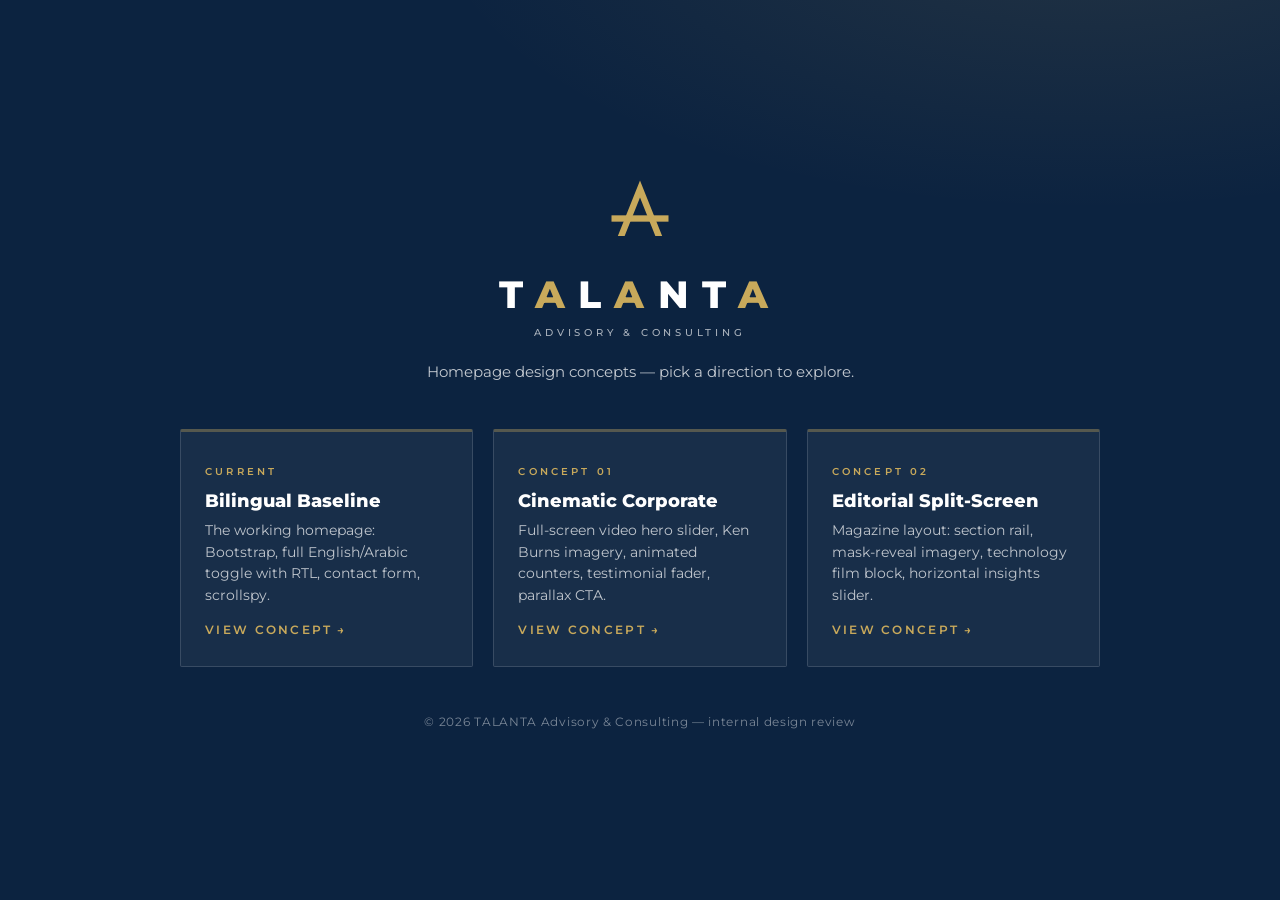
<file: index.html>
<!DOCTYPE html>
<html lang="en" dir="ltr">
<head>
<meta charset="UTF-8">
<meta name="viewport" content="width=device-width, initial-scale=1.0">
<title>TALANTA — Homepage Concepts</title>
<meta name="description" content="TALANTA Advisory & Consulting — homepage design concepts for review.">
<link rel="icon" href="favicon.svg" type="image/svg+xml">
<link rel="preconnect" href="https://fonts.googleapis.com">
<link rel="preconnect" href="https://fonts.gstatic.com" crossorigin>
<link href="https://fonts.googleapis.com/css2?family=Montserrat:wght@400;500;600;800&display=swap" rel="stylesheet">
<style>
/* self-contained switcher — no framework needed */
:root{
  --navy:#0C2340; --navy-deep:#081729; --gold:#C8A95B; --gold-dim:rgba(200,169,91,.35);
}
*{ margin:0; padding:0; box-sizing:border-box; }
body{
  min-height:100svh; display:flex; flex-direction:column; align-items:center; justify-content:center;
  gap:3rem; padding:2rem 1.25rem;
  font-family:'Montserrat',-apple-system,sans-serif;
  background:radial-gradient(1100px 500px at 85% -10%, rgba(200,169,91,.12), transparent 60%), var(--navy);
  color:#fff; -webkit-font-smoothing:antialiased;
}
:focus-visible{ outline:2px solid var(--gold); outline-offset:3px; }
header{ text-align:center; }
.brand{ font-weight:800; font-size:clamp(1.6rem,5vw,2.4rem); letter-spacing:.34em; }
.brand .a{ color:var(--gold); }
.brand-sub{ display:block; margin-top:.5rem; font-size:.62rem; font-weight:500; letter-spacing:.38em; text-transform:uppercase; color:rgba(255,255,255,.65); }
.lede{ margin-top:1.5rem; font-size:.95rem; color:rgba(255,255,255,.75); max-width:44ch; }
.concepts{ display:grid; grid-template-columns:repeat(auto-fit, minmax(240px, 1fr)); gap:1.25rem; width:min(920px,100%); }
.concept{
  display:block; padding:1.75rem 1.5rem; text-decoration:none; color:#fff;
  background:rgba(255,255,255,.05); border:1px solid rgba(255,255,255,.14); border-top:3px solid var(--gold-dim);
  border-radius:2px; transition:border-color .25s ease, background .25s ease;
}
.concept:hover{ border-color:var(--gold); background:rgba(255,255,255,.08); }
.concept .num{ font-size:.62rem; font-weight:600; letter-spacing:.32em; text-transform:uppercase; color:var(--gold); }
.concept h2{ font-size:1.15rem; font-weight:800; margin:.6rem 0 .5rem; }
.concept p{ font-size:.85rem; line-height:1.6; color:rgba(255,255,255,.72); }
.concept .go{ display:inline-block; margin-top:1rem; font-size:.72rem; font-weight:600; letter-spacing:.2em; text-transform:uppercase; color:var(--gold); }
.concept .go::after{ content:"→"; margin-left:.4em; display:inline-block; transition:transform .3s; }
.concept:hover .go::after{ transform:translateX(5px); }
footer{ font-size:.72rem; color:rgba(255,255,255,.45); letter-spacing:.06em; text-align:center; }
</style>
</head>
<body>

<header>
  <img src="assets/logo/talanta-mark.svg" alt="" width="76" height="76" style="display:block;margin:0 auto 1.5rem">
  <div class="brand">T<span class="a">A</span>L<span class="a">A</span>NT<span class="a">A</span></div>
  <span class="brand-sub">Advisory &amp; Consulting</span>
  <p class="lede">Homepage design concepts — pick a direction to explore.</p>
</header>

<nav class="concepts" aria-label="Concepts">
  <a class="concept" href="talanta-homepage-bootstrap.html">
    <span class="num">Current</span>
    <h2>Bilingual Baseline</h2>
    <p>The working homepage: Bootstrap, full English/Arabic toggle with RTL, contact form, scrollspy.</p>
    <span class="go">View concept</span>
  </a>
  <a class="concept" href="talanta-homepage.html">
    <span class="num">Concept 01</span>
    <h2>Cinematic Corporate</h2>
    <p>Full-screen video hero slider, Ken Burns imagery, animated counters, testimonial fader, parallax CTA.</p>
    <span class="go">View concept</span>
  </a>
  <a class="concept" href="talanta-editorial.html">
    <span class="num">Concept 02</span>
    <h2>Editorial Split-Screen</h2>
    <p>Magazine layout: section rail, mask-reveal imagery, technology film block, horizontal insights slider.</p>
    <span class="go">View concept</span>
  </a>
</nav>

<footer>&copy; 2026 TALANTA Advisory &amp; Consulting &mdash; internal design review</footer>

</body>
</html>
</file>
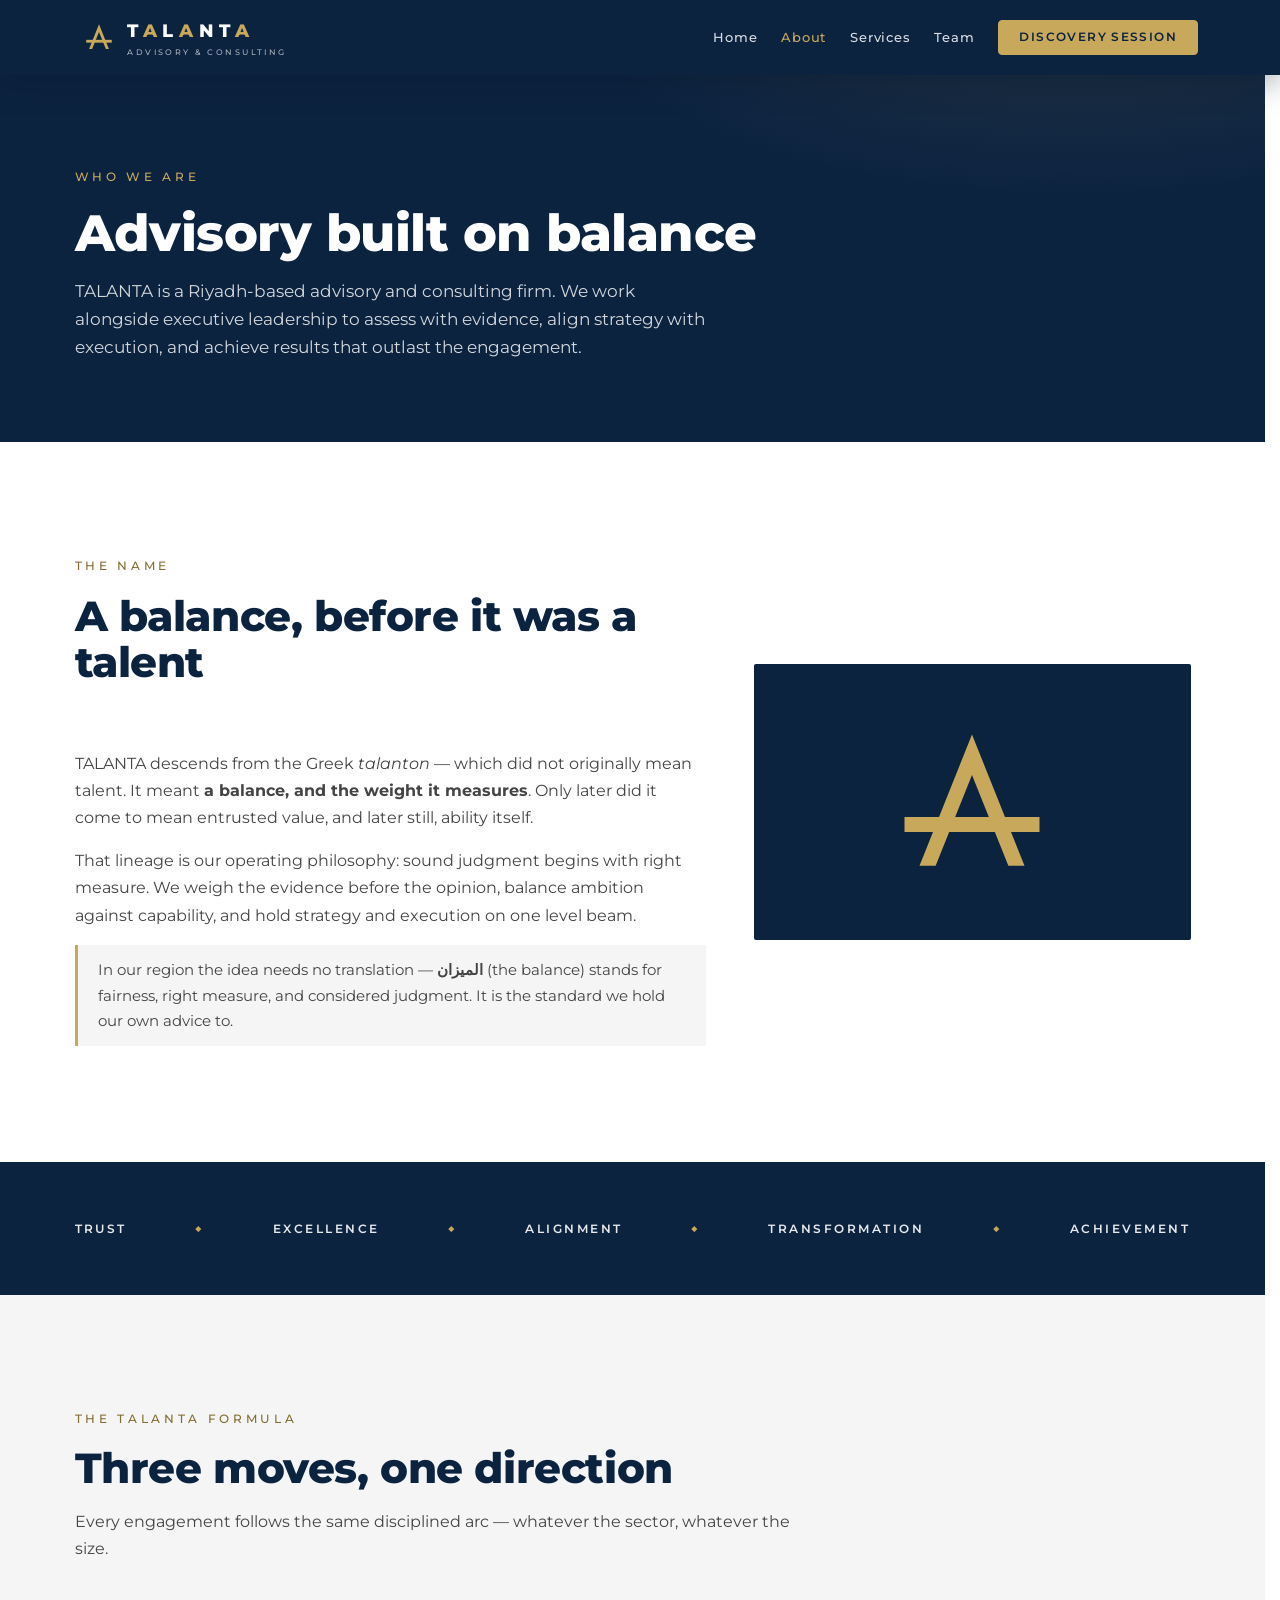
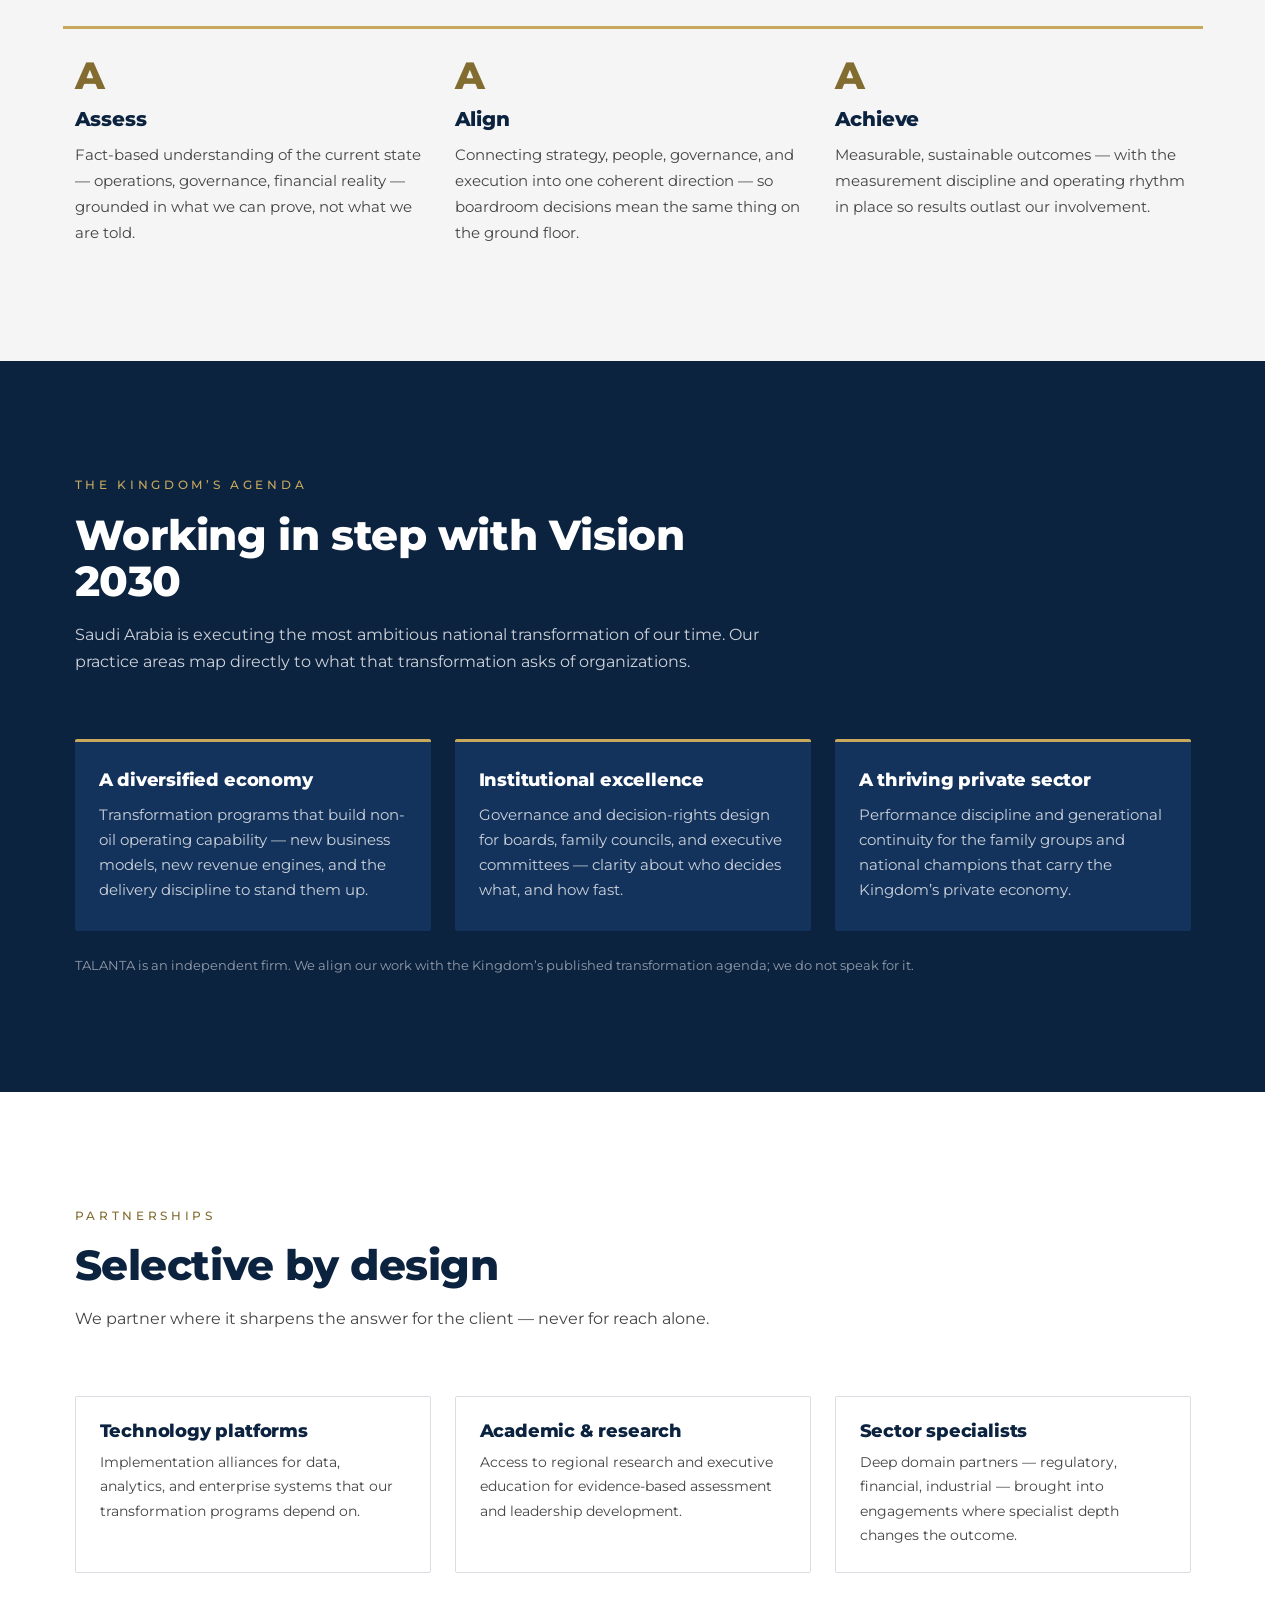
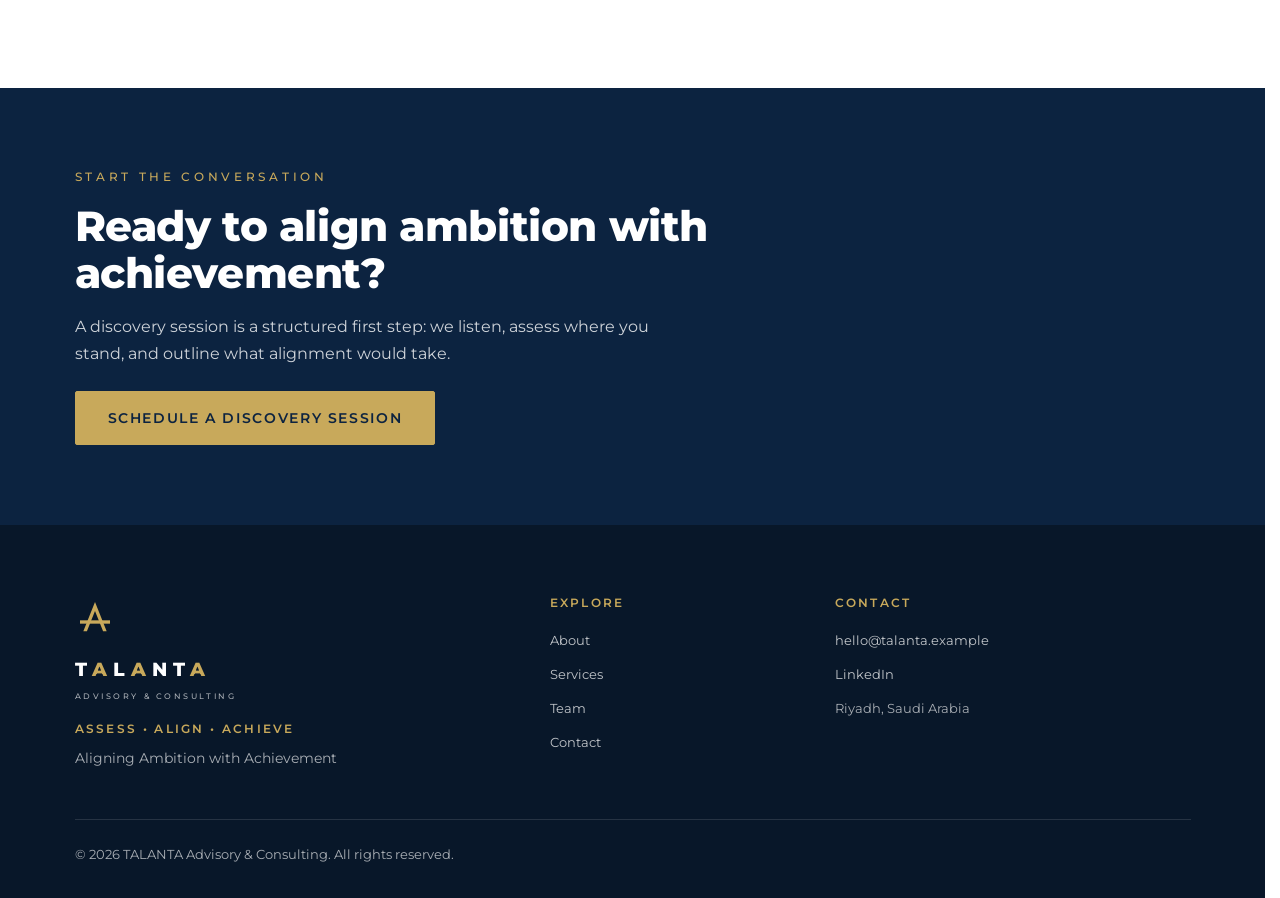
<file: about.html>
<!DOCTYPE html>
<html lang="en" dir="ltr" class="no-js">
<head>
<meta charset="UTF-8">
<meta name="viewport" content="width=device-width, initial-scale=1.0">
<title>About — TALANTA</title>
<meta name="description" content="TALANTA Advisory & Consulting, Riyadh — who we are, the meaning behind the name, our formula, and how our work aligns with Saudi Arabia's transformation agenda.">
<link rel="icon" href="favicon.svg" type="image/svg+xml">
<link rel="preconnect" href="https://fonts.googleapis.com">
<link rel="preconnect" href="https://fonts.gstatic.com" crossorigin>
<link href="https://fonts.googleapis.com/css2?family=Montserrat:wght@400;500;600;800&display=swap" rel="stylesheet">
<link rel="stylesheet" href="https://cdn.jsdelivr.net/npm/bootstrap@5.3.3/dist/css/bootstrap.min.css"
      integrity="sha384-QWTKZyjpPEjISv5WaRU9OFeRpok6YctnYmDr5pNlyT2bRjXh0JMhjY6hW+ALEwIH" crossorigin="anonymous">
<link rel="stylesheet" href="talanta.css">
<script>document.documentElement.classList.remove('no-js');</script>

<style>
/* About — page-specific */
h1,h2,h3{ font-weight:800; color:var(--tal-navy); line-height:1.12; letter-spacing:-.01em; }

.story-mark{ display:flex; align-items:center; justify-content:center; background:var(--tal-navy); border-radius:var(--bs-border-radius); padding:3rem; height:100%; min-height:260px; }
.name-note{ border-inline-start:3px solid var(--tal-gold); padding:.75rem 1.25rem; background:var(--tal-gray); font-size:.95rem; }
.name-note .ar{ font-weight:600; }

.values-strip{ background:var(--tal-navy); padding-block:clamp(2.5rem,5vw,3.5rem); }
.values-strip li{ font-size:var(--fs-label); font-weight:600; letter-spacing:var(--track-label); text-transform:uppercase; color:rgba(255,255,255,.9); }
.values-strip .dot{ color:var(--tal-gold); font-size:.7rem; }

.pillar{ border-top:3px solid var(--tal-gold); padding-top:1.75rem; }
.pillar .step-num{ font-weight:800; font-size:2.4rem; color:var(--tal-gold-ink); line-height:1; margin-bottom:.75rem; }
.pillar h3{ font-size:var(--fs-h3); margin-bottom:.75rem; }
.pillar p{ font-size:.95rem; margin:0; }

.v2030-card{ background:var(--tal-navy-soft); border-top:3px solid var(--tal-gold); border-radius:var(--bs-border-radius); padding:1.75rem 1.5rem; height:100%; }
.v2030-card h3{ color:#fff; font-size:var(--fs-card); margin-bottom:.75rem; }
.v2030-card p{ color:rgba(255,255,255,.78); font-size:.92rem; margin:0; }
.v2030-note{ color:rgba(255,255,255,.55); font-size:.8rem; }

.partner-tile{ border:1px solid rgba(12,35,64,.15); border-radius:var(--bs-border-radius); padding:1.5rem; height:100%; }
.partner-tile h3{ font-size:var(--fs-card); margin-bottom:.5rem; }
.partner-tile p{ font-size:.9rem; margin:0; }
</style>
</head>
<body>

<a class="visually-hidden-focusable" href="#main">Skip to main content</a>

<!-- ================= NAV ================= -->
<nav class="site-nav solid" aria-label="Main">
  <div class="container-xl d-flex flex-wrap align-items-center justify-content-between">
    <a href="talanta-homepage.html" class="brand-word">
      <img src="assets/logo/talanta-mark.svg" alt="" width="34" height="34">
      <span class="brand-text">T<span class="a">A</span>L<span class="a">A</span>NT<span class="a">A</span>
        <span class="brand-sub">Advisory &amp; Consulting</span></span>
    </a>
    <button class="nav-toggle d-md-none" type="button" data-bs-toggle="collapse" data-bs-target="#navLinks"
            aria-controls="navLinks" aria-expanded="false" aria-label="Toggle navigation">
      <svg width="22" height="16" viewBox="0 0 22 16" fill="none" stroke="currentColor" stroke-width="2" aria-hidden="true"><path d="M1 1h20M1 8h20M1 15h20"/></svg>
    </button>
    <div class="collapse d-md-flex align-items-md-center gap-md-4 nav-links" id="navLinks">
      <a class="nav-a" href="talanta-homepage.html">Home</a>
      <a class="nav-a" href="about.html" aria-current="page">About</a>
      <a class="nav-a" href="services.html">Services</a>
      <a class="nav-a" href="team.html">Team</a>
      <a class="btn btn-tal-gold btn-sm nav-cta-btn" href="contact.html">Discovery Session</a>
    </div>
  </div>
</nav>

<main id="main">

<!-- ================= PAGE HERO ================= -->
<header class="page-hero">
  <div class="container-xl">
    <span class="eyebrow">Who We Are</span>
    <h1>Advisory built on balance</h1>
    <p class="lede">TALANTA is a Riyadh-based advisory and consulting firm. We work alongside executive leadership to assess with evidence, align strategy with execution, and achieve results that outlast the engagement.</p>
  </div>
</header>

<!-- ================= THE NAME ================= -->
<section class="tal-section-pad bg-white">
  <div class="container-xl">
    <div class="row g-5 align-items-center">
      <div class="col-12 col-lg-7">
        <div class="tal-section-head reveal">
          <span class="eyebrow">The Name</span>
          <h2>A balance, before it was a talent</h2>
        </div>
        <p class="reveal d1">TALANTA descends from the Greek <em>talanton</em> — which did not originally mean talent. It meant <strong>a balance, and the weight it measures</strong>. Only later did it come to mean entrusted value, and later still, ability itself.</p>
        <p class="reveal d1">That lineage is our operating philosophy: sound judgment begins with right measure. We weigh the evidence before the opinion, balance ambition against capability, and hold strategy and execution on one level beam.</p>
        <div class="name-note reveal d2">
          In our region the idea needs no translation — <span class="ar">الميزان</span> (the balance) stands for fairness, right measure, and considered judgment. It is the standard we hold our own advice to.
        </div>
      </div>
      <div class="col-12 col-lg-5 reveal d2">
        <div class="story-mark">
          <img src="assets/logo/talanta-mark.svg" alt="The TALANTA mark: the letter A with a level balance beam" width="180" height="180">
        </div>
      </div>
    </div>
  </div>
</section>

<!-- ================= VALUES ================= -->
<section class="values-strip" aria-label="Our values">
  <div class="container-xl">
    <ul class="list-unstyled d-flex flex-wrap justify-content-center justify-content-md-between align-items-center gap-3 column-gap-4 mb-0">
      <li>Trust</li><li class="dot" aria-hidden="true">&#9670;</li>
      <li>Excellence</li><li class="dot" aria-hidden="true">&#9670;</li>
      <li>Alignment</li><li class="dot" aria-hidden="true">&#9670;</li>
      <li>Transformation</li><li class="dot" aria-hidden="true">&#9670;</li>
      <li>Achievement</li>
    </ul>
  </div>
</section>

<!-- ================= THE FORMULA ================= -->
<section class="tal-section-pad bg-tal-gray">
  <div class="container-xl">
    <div class="tal-section-head reveal">
      <span class="eyebrow">The TALANTA Formula</span>
      <h2>Three moves, one direction</h2>
      <p>Every engagement follows the same disciplined arc — whatever the sector, whatever the size.</p>
    </div>
    <div class="row g-4">
      <div class="col-12 col-md-4 pillar reveal">
        <div class="step-num">A</div><h3>Assess</h3>
        <p>Fact-based understanding of the current state — operations, governance, financial reality — grounded in what we can prove, not what we are told.</p>
      </div>
      <div class="col-12 col-md-4 pillar reveal d1">
        <div class="step-num">A</div><h3>Align</h3>
        <p>Connecting strategy, people, governance, and execution into one coherent direction — so boardroom decisions mean the same thing on the ground floor.</p>
      </div>
      <div class="col-12 col-md-4 pillar reveal d2">
        <div class="step-num">A</div><h3>Achieve</h3>
        <p>Measurable, sustainable outcomes — with the measurement discipline and operating rhythm in place so results outlast our involvement.</p>
      </div>
    </div>
  </div>
</section>

<!-- ================= VISION 2030 ALIGNMENT ================= -->
<section class="tal-section-pad" style="background:var(--tal-navy)">
  <div class="container-xl on-dark">
    <div class="tal-section-head reveal">
      <span class="eyebrow">The Kingdom&rsquo;s Agenda</span>
      <h2 style="color:#fff">Working in step with Vision 2030</h2>
      <p style="color:rgba(255,255,255,.8)">Saudi Arabia is executing the most ambitious national transformation of our time. Our practice areas map directly to what that transformation asks of organizations.</p>
    </div>
    <div class="row g-4">
      <div class="col-12 col-md-4 reveal">
        <div class="v2030-card">
          <h3>A diversified economy</h3>
          <p>Transformation programs that build non-oil operating capability — new business models, new revenue engines, and the delivery discipline to stand them up.</p>
        </div>
      </div>
      <div class="col-12 col-md-4 reveal d1">
        <div class="v2030-card">
          <h3>Institutional excellence</h3>
          <p>Governance and decision-rights design for boards, family councils, and executive committees — clarity about who decides what, and how fast.</p>
        </div>
      </div>
      <div class="col-12 col-md-4 reveal d2">
        <div class="v2030-card">
          <h3>A thriving private sector</h3>
          <p>Performance discipline and generational continuity for the family groups and national champions that carry the Kingdom&rsquo;s private economy.</p>
        </div>
      </div>
    </div>
    <p class="v2030-note mt-4 mb-0 reveal">TALANTA is an independent firm. We align our work with the Kingdom&rsquo;s published transformation agenda; we do not speak for it.</p>
  </div>
</section>

<!-- ================= PARTNERSHIPS (seed) ================= -->
<section class="tal-section-pad bg-white">
  <div class="container-xl">
    <div class="tal-section-head reveal">
      <span class="eyebrow">Partnerships</span>
      <h2>Selective by design</h2>
      <p>We partner where it sharpens the answer for the client — never for reach alone.</p>
    </div>
    <div class="row g-4">
      <div class="col-12 col-md-4 reveal">
        <div class="partner-tile"><h3>Technology platforms</h3><p>Implementation alliances for data, analytics, and enterprise systems that our transformation programs depend on.</p></div>
      </div>
      <div class="col-12 col-md-4 reveal d1">
        <div class="partner-tile"><h3>Academic &amp; research</h3><p>Access to regional research and executive education for evidence-based assessment and leadership development.</p></div>
      </div>
      <div class="col-12 col-md-4 reveal d2">
        <div class="partner-tile"><h3>Sector specialists</h3><p>Deep domain partners — regulatory, financial, industrial — brought into engagements where specialist depth changes the outcome.</p></div>
      </div>
    </div>
  </div>
</section>

<!-- ================= CTA ================= -->
<section class="tal-cta-band">
  <div class="container-xl inner on-dark">
    <span class="eyebrow d-block mb-3 reveal">Start the Conversation</span>
    <h2 class="reveal d1">Ready to align ambition with achievement?</h2>
    <p class="my-3 reveal d2">A discovery session is a structured first step: we listen, assess where you stand, and outline what alignment would take.</p>
    <a class="btn btn-tal-gold mt-2 reveal d2" href="contact.html">Schedule a Discovery Session</a>
  </div>
</section>

</main>

<!-- ================= FOOTER ================= -->
<footer class="site-footer">
  <div class="container-xl">
    <div class="row g-4 gy-5 mb-5">
      <div class="col-12 col-md-5">
        <img src="assets/logo/talanta-mark.svg" alt="" width="40" height="40" class="d-block mb-3">
        <span class="foot-word">T<span class="a">A</span>L<span class="a">A</span>NT<span class="a">A</span></span>
        <span class="foot-desc">Advisory &amp; Consulting</span>
        <span class="foot-method">Assess &bull; Align &bull; Achieve</span>
        <p class="foot-tagline">Aligning Ambition with Achievement</p>
      </div>
      <div class="col-6 col-md-3">
        <h3 class="foot-h">Explore</h3>
        <a class="foot-link" href="about.html">About</a>
        <a class="foot-link" href="services.html">Services</a>
        <a class="foot-link" href="team.html">Team</a>
        <a class="foot-link" href="contact.html">Contact</a>
      </div>
      <div class="col-6 col-md-4">
        <h3 class="foot-h">Contact</h3>
        <a class="foot-link" href="mailto:hello@talanta.example">hello@talanta.example</a>
        <!-- TODO: replace with the real company page URL before launch -->
        <a class="foot-link" href="https://www.linkedin.com/company/talanta-advisory" target="_blank" rel="noopener">LinkedIn</a>
        <span class="foot-text">Riyadh, Saudi Arabia</span>
      </div>
    </div>
    <div class="foot-base">
      <span>&copy; 2026 TALANTA Advisory &amp; Consulting. All rights reserved.</span>
    </div>
  </div>
</footer>

<script src="https://cdn.jsdelivr.net/npm/bootstrap@5.3.3/dist/js/bootstrap.bundle.min.js"
        integrity="sha384-YvpcrYf0tY3lHB60NNkmXc5s9fDVZLESaAA55NDzOxhy9GkcIdslK1eN7N6jIeHz" crossorigin="anonymous"></script>
<script>
(function(){
  const els = document.querySelectorAll('.reveal');
  if (window.matchMedia('(prefers-reduced-motion: reduce)').matches){
    els.forEach(e => e.classList.add('in')); return;
  }
  const io = new IntersectionObserver(es => es.forEach(e => {
    if (e.isIntersecting){ e.target.classList.add('in'); io.unobserve(e.target); }
  }), { threshold: .12 });
  els.forEach(e => io.observe(e));
})();
</script>
</body>
</html>
</file>
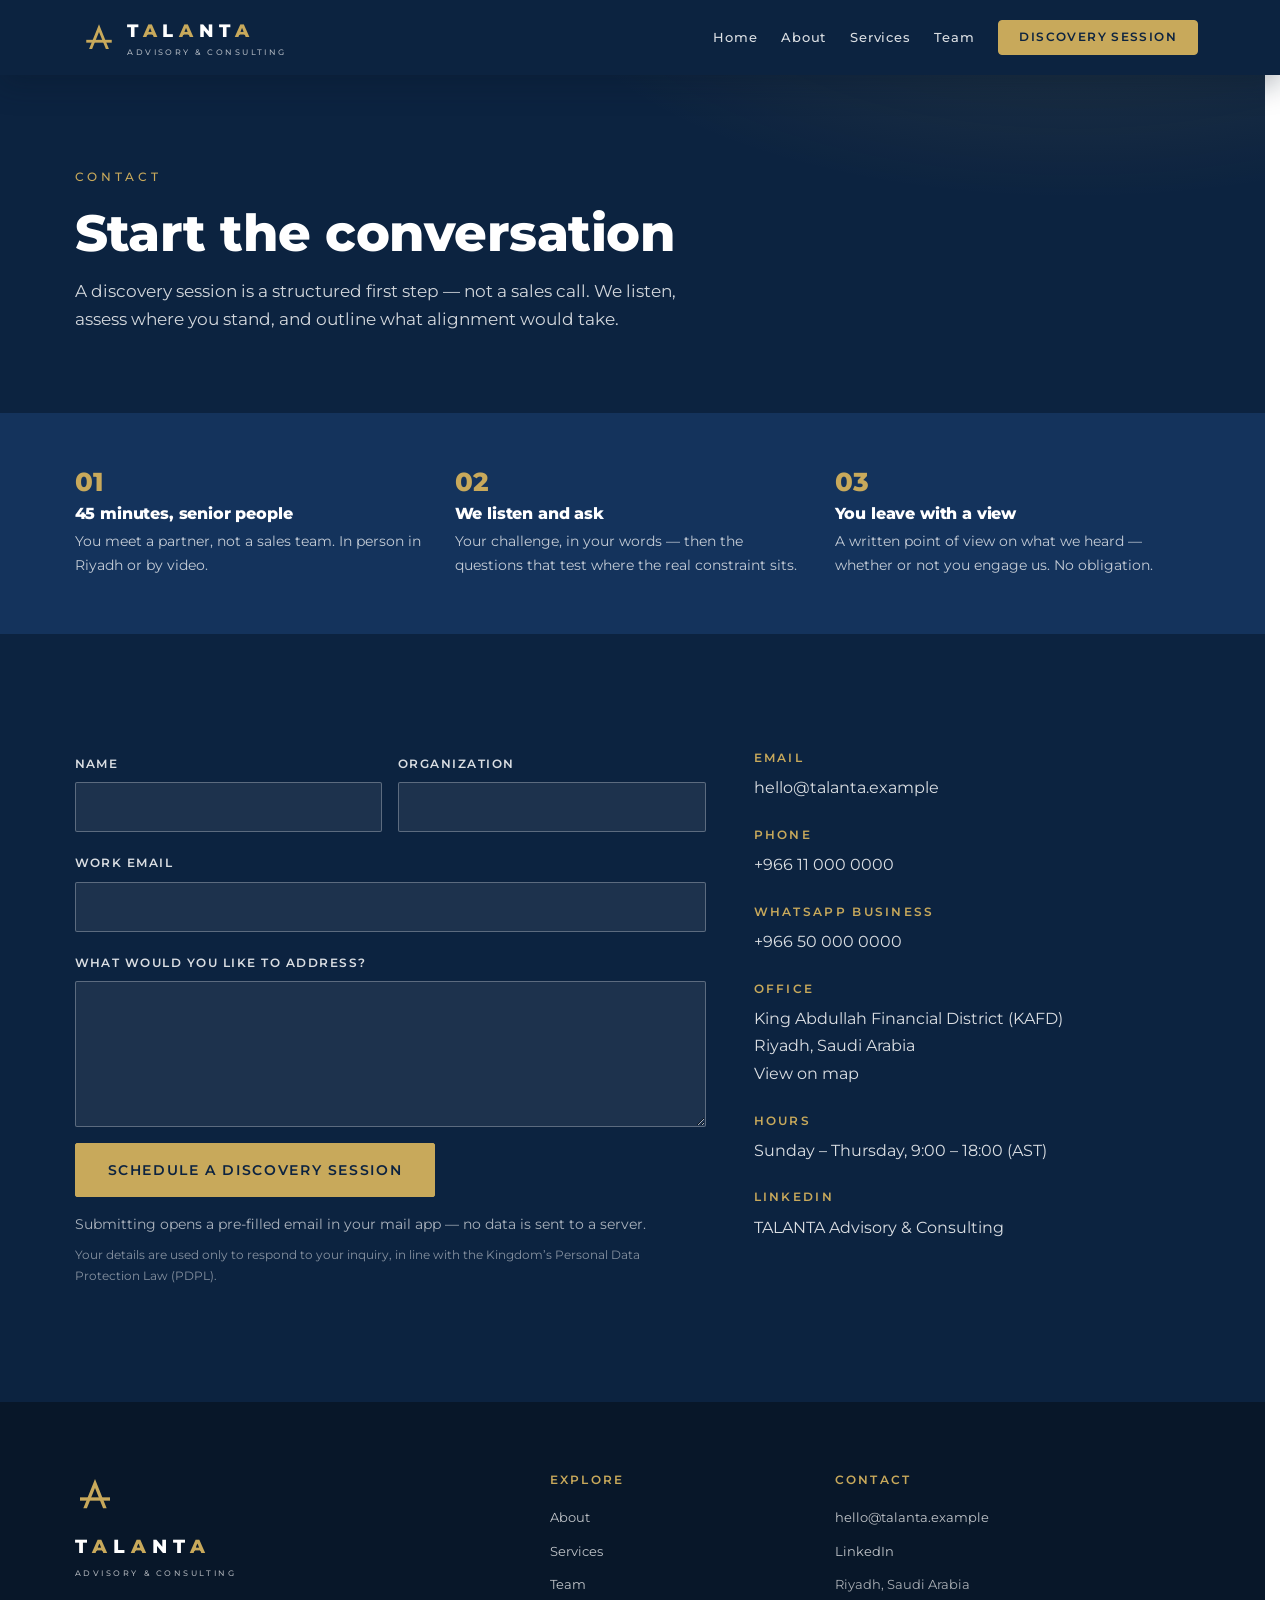
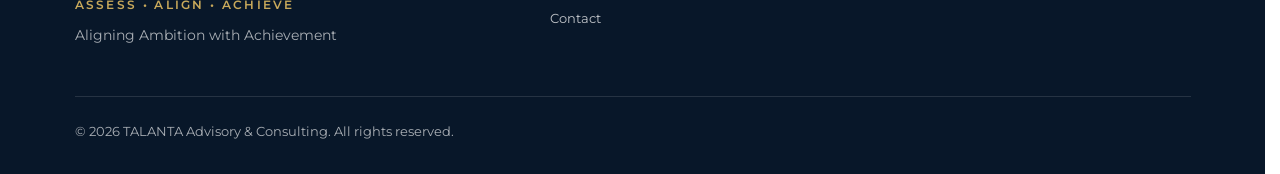
<file: contact.html>
<!DOCTYPE html>
<html lang="en" dir="ltr" class="no-js">
<head>
<meta charset="UTF-8">
<meta name="viewport" content="width=device-width, initial-scale=1.0">
<title>Contact — TALANTA</title>
<meta name="description" content="Start the conversation with TALANTA — schedule a discovery session with our Riyadh-based advisory team.">
<link rel="icon" href="favicon.svg" type="image/svg+xml">
<link rel="preconnect" href="https://fonts.googleapis.com">
<link rel="preconnect" href="https://fonts.gstatic.com" crossorigin>
<link href="https://fonts.googleapis.com/css2?family=Montserrat:wght@400;500;600;800&display=swap" rel="stylesheet">
<link rel="stylesheet" href="https://cdn.jsdelivr.net/npm/bootstrap@5.3.3/dist/css/bootstrap.min.css"
      integrity="sha384-QWTKZyjpPEjISv5WaRU9OFeRpok6YctnYmDr5pNlyT2bRjXh0JMhjY6hW+ALEwIH" crossorigin="anonymous">
<link rel="stylesheet" href="talanta.css">
<script>document.documentElement.classList.remove('no-js');</script>

<style>
/* Contact — page-specific */
h1,h2,h3{ font-weight:800; color:var(--tal-navy); line-height:1.12; letter-spacing:-.01em; }

.steps{ background:var(--tal-navy-soft); }
.steps .inner{ padding-block:clamp(2.5rem,5vw,3.5rem); }
.step h3{ color:#fff; font-size:1rem; margin-bottom:.4rem; }
.step p{ color:rgba(255,255,255,.75); font-size:.9rem; margin:0; }
.step .n{ font-weight:800; font-size:1.6rem; color:var(--tal-gold); line-height:1; margin-bottom:.6rem; }

.contact-wrap{ background:var(--tal-navy); }
.info-label{ display:block; font-size:.72rem; font-weight:600; letter-spacing:var(--track-label); text-transform:uppercase; color:var(--tal-gold); margin:1.5rem 0 .35rem; }
.info-label:first-child{ margin-top:0; }
.info-val, .info-val a{ color:rgba(255,255,255,.85); font-size:.98rem; text-decoration:none; }
.info-val a:hover{ color:var(--tal-gold); }
.pdpl-note{ color:rgba(255,255,255,.5); font-size:.78rem; }
</style>
</head>
<body>

<a class="visually-hidden-focusable" href="#main">Skip to main content</a>

<!-- ================= NAV ================= -->
<nav class="site-nav solid" aria-label="Main">
  <div class="container-xl d-flex flex-wrap align-items-center justify-content-between">
    <a href="talanta-homepage.html" class="brand-word">
      <img src="assets/logo/talanta-mark.svg" alt="" width="34" height="34">
      <span class="brand-text">T<span class="a">A</span>L<span class="a">A</span>NT<span class="a">A</span>
        <span class="brand-sub">Advisory &amp; Consulting</span></span>
    </a>
    <button class="nav-toggle d-md-none" type="button" data-bs-toggle="collapse" data-bs-target="#navLinks"
            aria-controls="navLinks" aria-expanded="false" aria-label="Toggle navigation">
      <svg width="22" height="16" viewBox="0 0 22 16" fill="none" stroke="currentColor" stroke-width="2" aria-hidden="true"><path d="M1 1h20M1 8h20M1 15h20"/></svg>
    </button>
    <div class="collapse d-md-flex align-items-md-center gap-md-4 nav-links" id="navLinks">
      <a class="nav-a" href="talanta-homepage.html">Home</a>
      <a class="nav-a" href="about.html">About</a>
      <a class="nav-a" href="services.html">Services</a>
      <a class="nav-a" href="team.html">Team</a>
      <a class="btn btn-tal-gold btn-sm nav-cta-btn" href="#contactForm">Discovery Session</a>
    </div>
  </div>
</nav>

<main id="main">

<!-- ================= PAGE HERO ================= -->
<header class="page-hero">
  <div class="container-xl">
    <span class="eyebrow">Contact</span>
    <h1>Start the conversation</h1>
    <p class="lede">A discovery session is a structured first step — not a sales call. We listen, assess where you stand, and outline what alignment would take.</p>
  </div>
</header>

<!-- ================= WHAT TO EXPECT ================= -->
<section class="steps" aria-label="What to expect">
  <div class="container-xl inner">
    <div class="row g-4">
      <div class="col-12 col-md-4 step reveal">
        <div class="n" aria-hidden="true">01</div>
        <h3>45 minutes, senior people</h3>
        <p>You meet a partner, not a sales team. In person in Riyadh or by video.</p>
      </div>
      <div class="col-12 col-md-4 step reveal d1">
        <div class="n" aria-hidden="true">02</div>
        <h3>We listen and ask</h3>
        <p>Your challenge, in your words — then the questions that test where the real constraint sits.</p>
      </div>
      <div class="col-12 col-md-4 step reveal d2">
        <div class="n" aria-hidden="true">03</div>
        <h3>You leave with a view</h3>
        <p>A written point of view on what we heard — whether or not you engage us. No obligation.</p>
      </div>
    </div>
  </div>
</section>

<!-- ================= FORM + DETAILS ================= -->
<section class="contact-wrap tal-section-pad on-dark">
  <div class="container-xl">
    <div class="row g-5 align-items-start">

      <div class="col-12 col-lg-7">
        <form id="contactForm" class="tal-form">
          <div class="row g-3">
            <div class="col-12 col-sm-6">
              <label class="form-label" for="cfName">Name</label>
              <input class="form-control" type="text" id="cfName" name="name" autocomplete="name" required>
            </div>
            <div class="col-12 col-sm-6">
              <label class="form-label" for="cfOrg">Organization</label>
              <input class="form-control" type="text" id="cfOrg" name="organization" autocomplete="organization">
            </div>
            <div class="col-12">
              <label class="form-label" for="cfEmail">Work Email</label>
              <input class="form-control" type="email" id="cfEmail" name="email" autocomplete="email" required>
            </div>
            <div class="col-12">
              <label class="form-label" for="cfMsg">What would you like to address?</label>
              <textarea class="form-control" id="cfMsg" name="message" rows="5" required></textarea>
            </div>
            <div class="col-12">
              <button class="btn btn-tal-gold" type="submit">Schedule a Discovery Session</button>
            </div>
          </div>
        </form>
        <p class="cta-alt mt-3 mb-2">Submitting opens a pre-filled email in your mail app &mdash; no data is sent to a server.</p>
        <p class="pdpl-note mb-0">Your details are used only to respond to your inquiry, in line with the Kingdom&rsquo;s Personal Data Protection Law (PDPL).</p>
      </div>

      <div class="col-12 col-lg-5 reveal d1">
        <!-- PLACEHOLDER contact details — replace phone, WhatsApp, and address with real ones -->
        <span class="info-label">Email</span>
        <span class="info-val"><a href="mailto:hello@talanta.example">hello@talanta.example</a></span>

        <span class="info-label">Phone</span>
        <span class="info-val"><a href="tel:+966110000000">+966 11 000 0000</a></span>

        <span class="info-label">WhatsApp Business</span>
        <span class="info-val"><a href="https://wa.me/966500000000" target="_blank" rel="noopener">+966 50 000 0000</a></span>

        <span class="info-label">Office</span>
        <span class="info-val">King Abdullah Financial District (KAFD)<br>Riyadh, Saudi Arabia<br>
          <a href="https://maps.google.com/?q=King+Abdullah+Financial+District+Riyadh" target="_blank" rel="noopener">View on map</a></span>

        <span class="info-label">Hours</span>
        <span class="info-val">Sunday &ndash; Thursday, 9:00 &ndash; 18:00 (AST)</span>

        <span class="info-label">LinkedIn</span>
        <!-- TODO: replace with the real company page URL before launch -->
        <span class="info-val"><a href="https://www.linkedin.com/company/talanta-advisory" target="_blank" rel="noopener">TALANTA Advisory &amp; Consulting</a></span>
      </div>

    </div>
  </div>
</section>

</main>

<!-- ================= FOOTER ================= -->
<footer class="site-footer">
  <div class="container-xl">
    <div class="row g-4 gy-5 mb-5">
      <div class="col-12 col-md-5">
        <img src="assets/logo/talanta-mark.svg" alt="" width="40" height="40" class="d-block mb-3">
        <span class="foot-word">T<span class="a">A</span>L<span class="a">A</span>NT<span class="a">A</span></span>
        <span class="foot-desc">Advisory &amp; Consulting</span>
        <span class="foot-method">Assess &bull; Align &bull; Achieve</span>
        <p class="foot-tagline">Aligning Ambition with Achievement</p>
      </div>
      <div class="col-6 col-md-3">
        <h3 class="foot-h">Explore</h3>
        <a class="foot-link" href="about.html">About</a>
        <a class="foot-link" href="services.html">Services</a>
        <a class="foot-link" href="team.html">Team</a>
        <a class="foot-link" href="contact.html">Contact</a>
      </div>
      <div class="col-6 col-md-4">
        <h3 class="foot-h">Contact</h3>
        <a class="foot-link" href="mailto:hello@talanta.example">hello@talanta.example</a>
        <!-- TODO: replace with the real company page URL before launch -->
        <a class="foot-link" href="https://www.linkedin.com/company/talanta-advisory" target="_blank" rel="noopener">LinkedIn</a>
        <span class="foot-text">Riyadh, Saudi Arabia</span>
      </div>
    </div>
    <div class="foot-base">
      <span>&copy; 2026 TALANTA Advisory &amp; Consulting. All rights reserved.</span>
    </div>
  </div>
</footer>

<script src="https://cdn.jsdelivr.net/npm/bootstrap@5.3.3/dist/js/bootstrap.bundle.min.js"
        integrity="sha384-YvpcrYf0tY3lHB60NNkmXc5s9fDVZLESaAA55NDzOxhy9GkcIdslK1eN7N6jIeHz" crossorigin="anonymous"></script>
<script>
(function(){
  const els = document.querySelectorAll('.reveal');
  if (window.matchMedia('(prefers-reduced-motion: reduce)').matches){
    els.forEach(e => e.classList.add('in'));
  } else {
    const io = new IntersectionObserver(es => es.forEach(e => {
      if (e.isIntersecting){ e.target.classList.add('in'); io.unobserve(e.target); }
    }), { threshold: .12 });
    els.forEach(e => io.observe(e));
  }

  /* Contact form: composes a pre-filled email (static site, no backend yet) */
  document.getElementById('contactForm').addEventListener('submit', e => {
    e.preventDefault();
    const v = id => document.getElementById(id).value.trim();
    const subject = 'Discovery Session Request — ' + v('cfName');
    const body = ['Name: ' + v('cfName'), 'Organization: ' + (v('cfOrg') || '—'),
                  'Email: ' + v('cfEmail'), '', v('cfMsg')].join('\n');
    window.location.href = 'mailto:hello@talanta.example?subject=' + encodeURIComponent(subject)
      + '&body=' + encodeURIComponent(body);
  });
})();
</script>
</body>
</html>
</file>
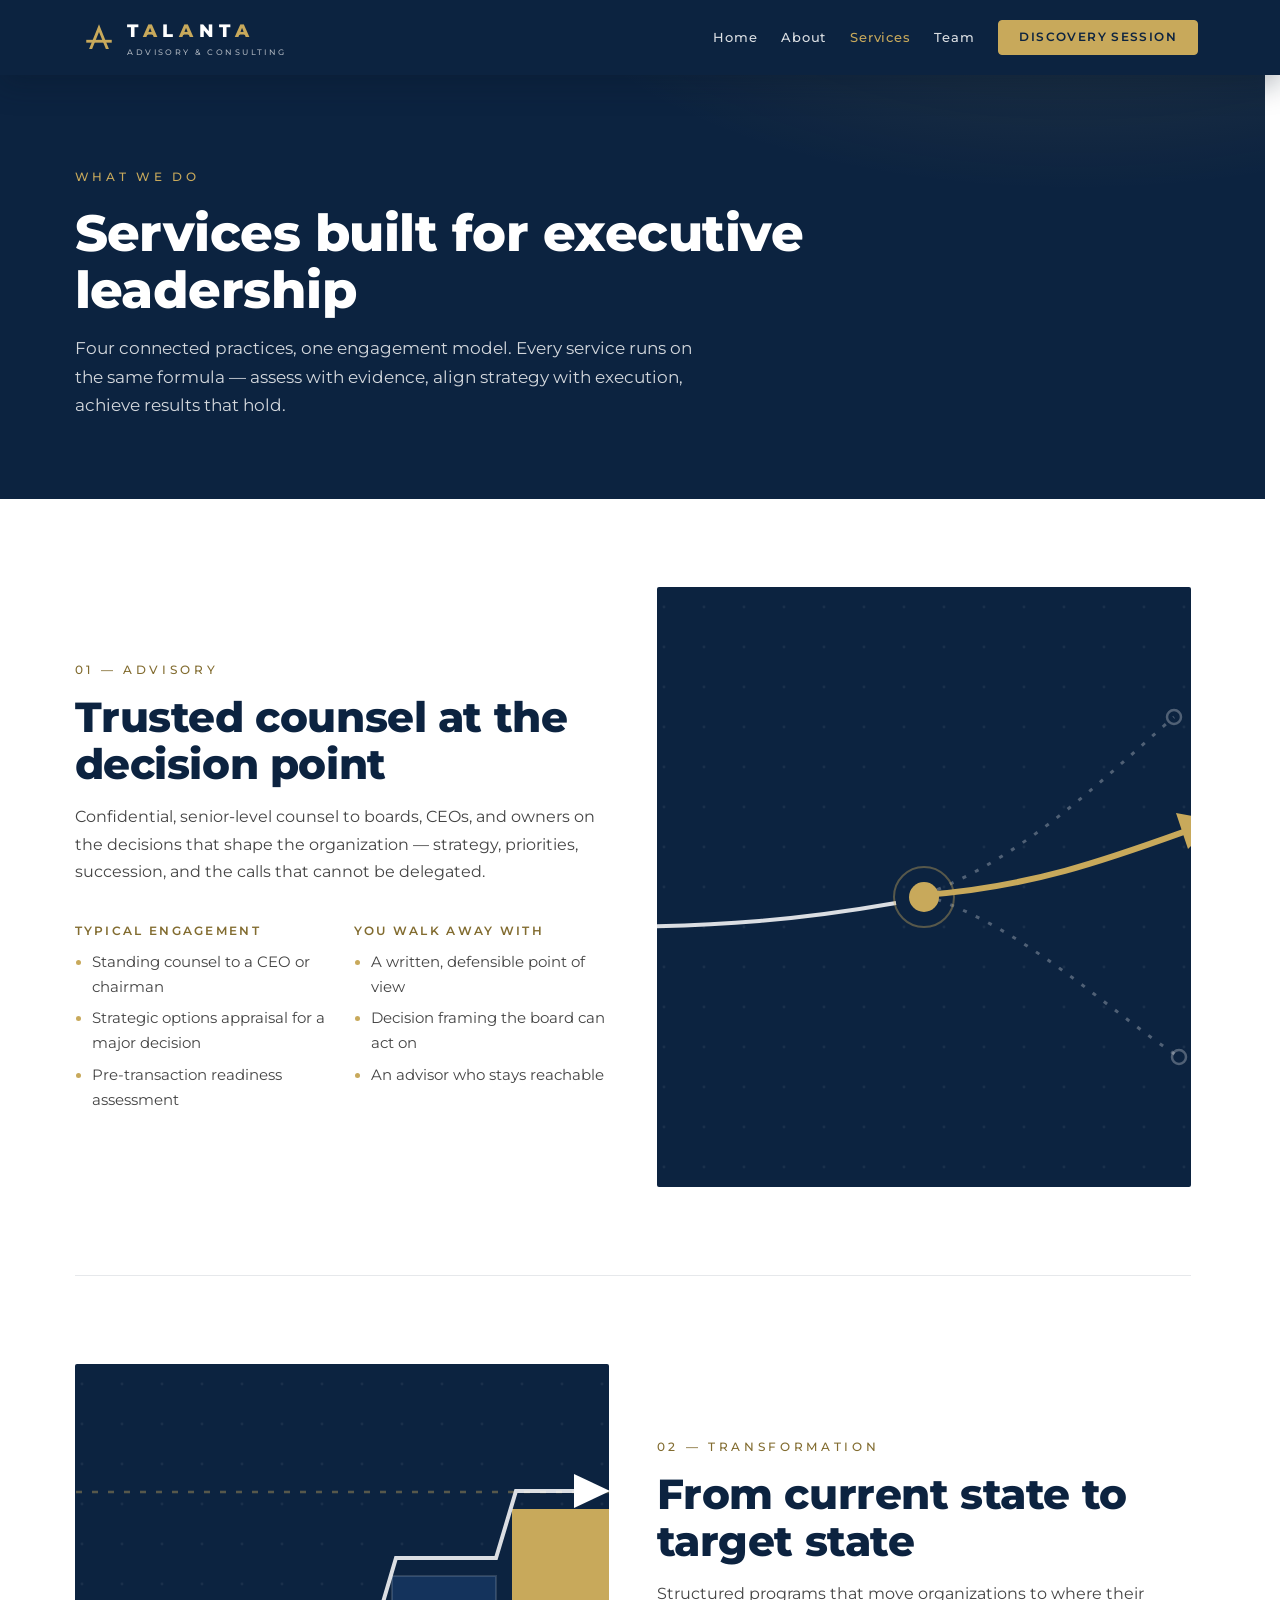
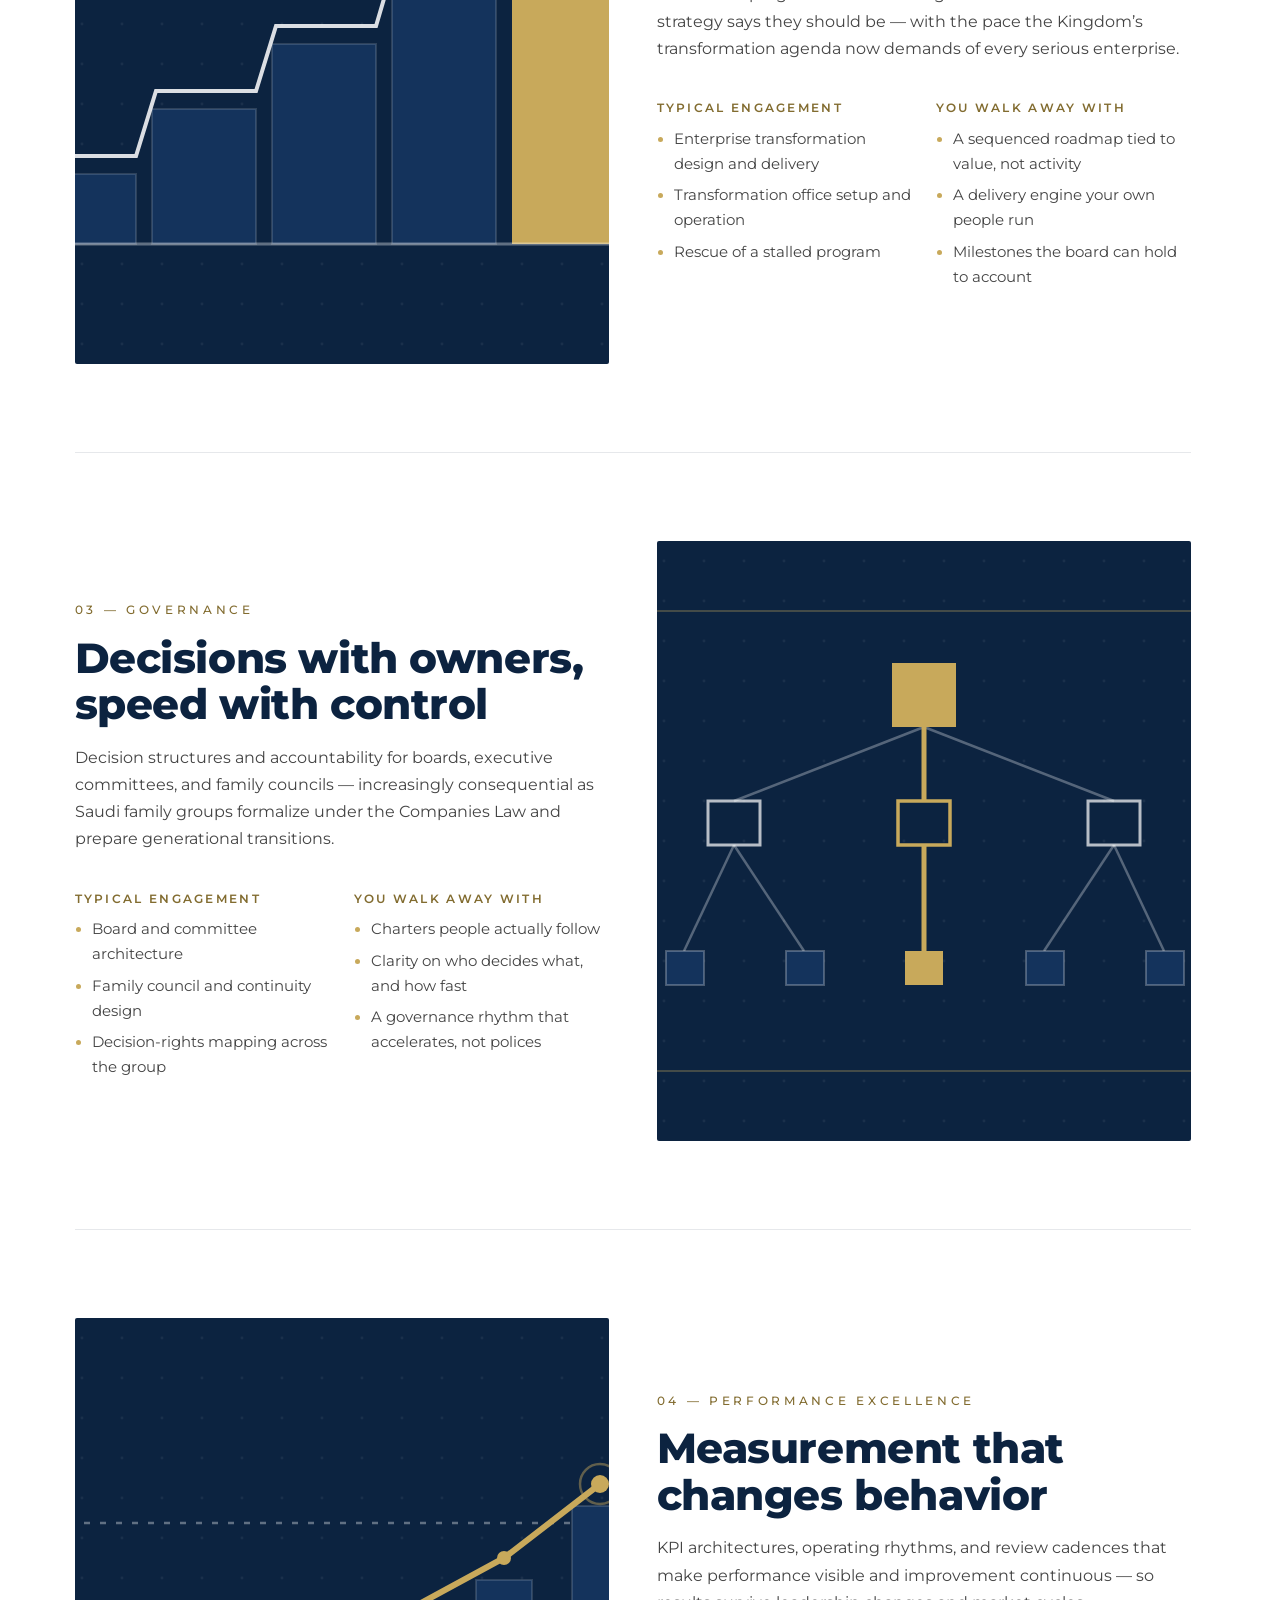
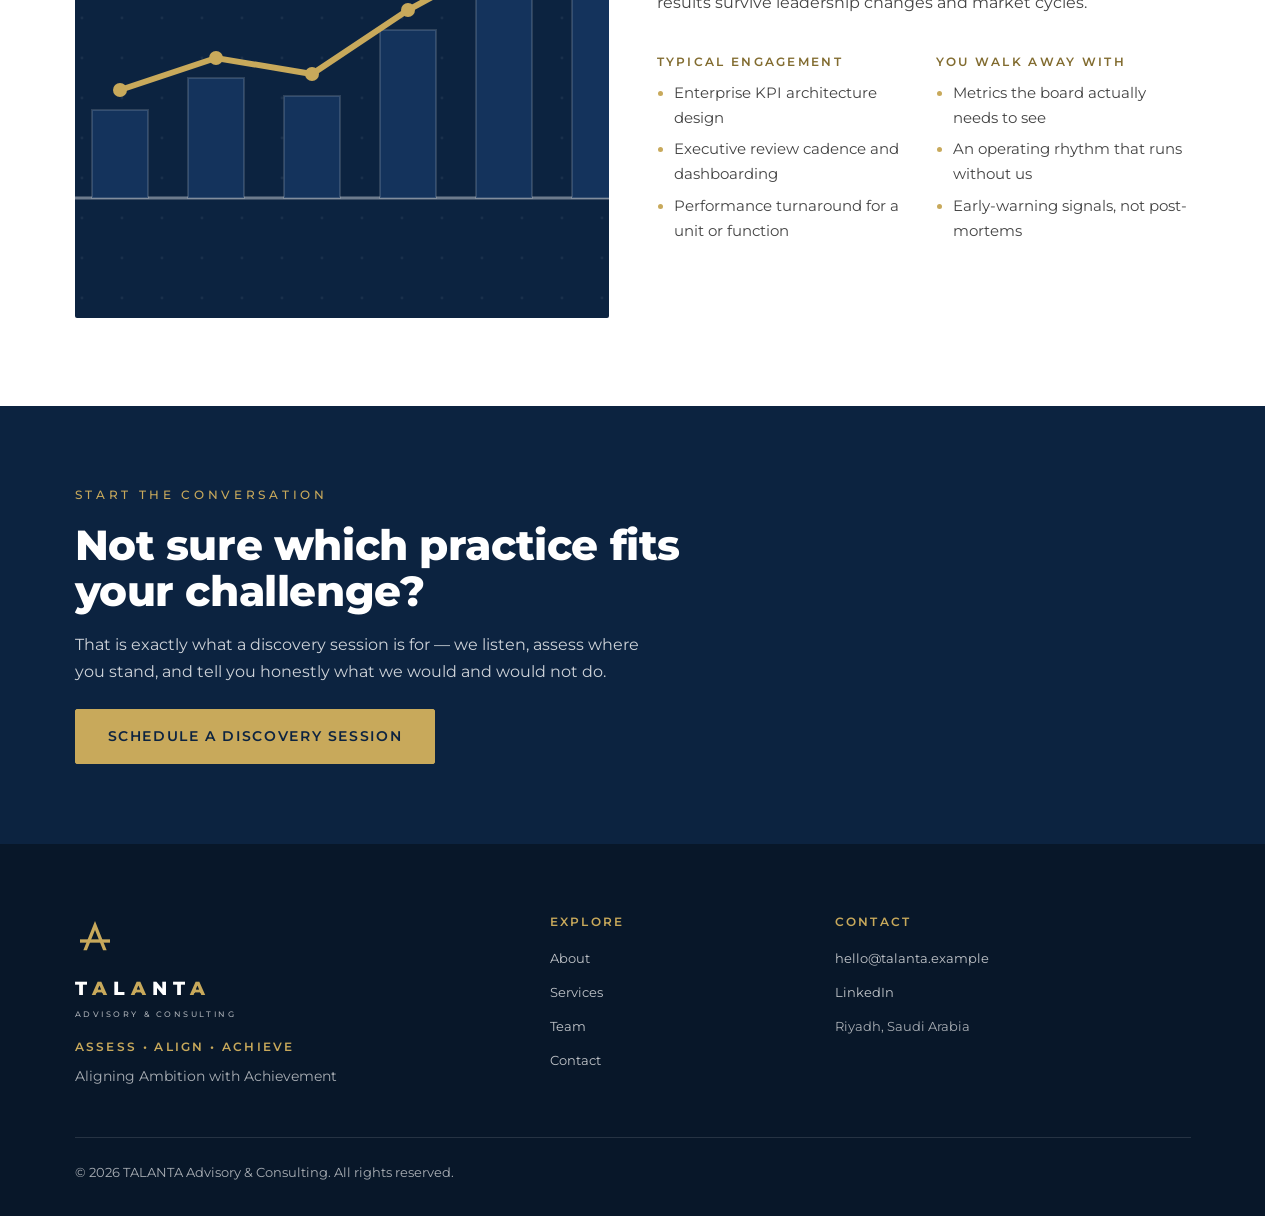
<file: services.html>
<!DOCTYPE html>
<html lang="en" dir="ltr" class="no-js">
<head>
<meta charset="UTF-8">
<meta name="viewport" content="width=device-width, initial-scale=1.0">
<title>Services — TALANTA</title>
<meta name="description" content="TALANTA services — advisory, transformation, governance, and performance excellence for executive leadership in Saudi Arabia.">
<link rel="icon" href="favicon.svg" type="image/svg+xml">
<link rel="preconnect" href="https://fonts.googleapis.com">
<link rel="preconnect" href="https://fonts.gstatic.com" crossorigin>
<link href="https://fonts.googleapis.com/css2?family=Montserrat:wght@400;500;600;800&display=swap" rel="stylesheet">
<link rel="stylesheet" href="https://cdn.jsdelivr.net/npm/bootstrap@5.3.3/dist/css/bootstrap.min.css"
      integrity="sha384-QWTKZyjpPEjISv5WaRU9OFeRpok6YctnYmDr5pNlyT2bRjXh0JMhjY6hW+ALEwIH" crossorigin="anonymous">
<link rel="stylesheet" href="talanta.css">
<script>
document.documentElement.classList.remove('no-js');
function TALfb(img){
  img.onerror = null;
  img.src = "data:image/svg+xml;utf8,<svg xmlns='http://www.w3.org/2000/svg' viewBox='0 0 800 600'><rect width='800' height='600' fill='%230C2340'/><path d='M400 210 L478 390 H322 Z' fill='none' stroke='%23C8A95B' stroke-width='5'/></svg>";
}
</script>

<style>
/* Services — page-specific */
h1,h2,h3{ font-weight:800; color:var(--tal-navy); line-height:1.12; letter-spacing:-.01em; }

.svc{ padding-block: clamp(3.5rem,7vw,5.5rem); }
.svc + .svc{ border-top:1px solid rgba(12,35,64,.1); }
.svc h2{ font-size:var(--fs-h2); margin-block:.75rem 1rem; }
.svc .svc-img{ width:100%; aspect-ratio:4/3; object-fit:cover; border-radius:var(--bs-border-radius); }
.svc-lists h3{ font-size:.72rem; font-weight:600; letter-spacing:var(--track-label); text-transform:uppercase; color:var(--tal-gold-ink); margin:1.5rem 0 .75rem; }
.svc-lists ul{ margin:0; padding-inline-start:1.1rem; }
.svc-lists li{ font-size:.92rem; margin-bottom:.4rem; }
.svc-lists li::marker{ color:var(--tal-gold); }
</style>
</head>
<body>

<a class="visually-hidden-focusable" href="#main">Skip to main content</a>

<!-- ================= NAV ================= -->
<nav class="site-nav solid" aria-label="Main">
  <div class="container-xl d-flex flex-wrap align-items-center justify-content-between">
    <a href="talanta-homepage.html" class="brand-word">
      <img src="assets/logo/talanta-mark.svg" alt="" width="34" height="34">
      <span class="brand-text">T<span class="a">A</span>L<span class="a">A</span>NT<span class="a">A</span>
        <span class="brand-sub">Advisory &amp; Consulting</span></span>
    </a>
    <button class="nav-toggle d-md-none" type="button" data-bs-toggle="collapse" data-bs-target="#navLinks"
            aria-controls="navLinks" aria-expanded="false" aria-label="Toggle navigation">
      <svg width="22" height="16" viewBox="0 0 22 16" fill="none" stroke="currentColor" stroke-width="2" aria-hidden="true"><path d="M1 1h20M1 8h20M1 15h20"/></svg>
    </button>
    <div class="collapse d-md-flex align-items-md-center gap-md-4 nav-links" id="navLinks">
      <a class="nav-a" href="talanta-homepage.html">Home</a>
      <a class="nav-a" href="about.html">About</a>
      <a class="nav-a" href="services.html" aria-current="page">Services</a>
      <a class="nav-a" href="team.html">Team</a>
      <a class="btn btn-tal-gold btn-sm nav-cta-btn" href="contact.html">Discovery Session</a>
    </div>
  </div>
</nav>

<main id="main">

<!-- ================= PAGE HERO ================= -->
<header class="page-hero">
  <div class="container-xl">
    <span class="eyebrow">What We Do</span>
    <h1>Services built for executive leadership</h1>
    <p class="lede">Four connected practices, one engagement model. Every service runs on the same formula — assess with evidence, align strategy with execution, achieve results that hold.</p>
  </div>
</header>

<div class="container-xl">

  <!-- ================= ADVISORY ================= -->
  <section class="svc" id="advisory">
    <div class="row g-5 align-items-center">
      <div class="col-12 col-lg-6 reveal">
        <span class="eyebrow">01 &mdash; Advisory</span>
        <h2>Trusted counsel at the decision point</h2>
        <p>Confidential, senior-level counsel to boards, CEOs, and owners on the decisions that shape the organization — strategy, priorities, succession, and the calls that cannot be delegated.</p>
        <div class="svc-lists row">
          <div class="col-12 col-sm-6">
            <h3>Typical engagement</h3>
            <ul>
              <li>Standing counsel to a CEO or chairman</li>
              <li>Strategic options appraisal for a major decision</li>
              <li>Pre-transaction readiness assessment</li>
            </ul>
          </div>
          <div class="col-12 col-sm-6">
            <h3>You walk away with</h3>
            <ul>
              <li>A written, defensible point of view</li>
              <li>Decision framing the board can act on</li>
              <li>An advisor who stays reachable</li>
            </ul>
          </div>
        </div>
      </div>
      <div class="col-12 col-lg-6 reveal d1">
        <!-- Bespoke brand illustration — swap for owned brand photography when available -->
        <img class="svc-img" src="assets/img/svc-advisory.svg" alt="Illustration: a path reaches a decision point and the counselled option is chosen in gold" width="800" height="600" loading="lazy">
      </div>
    </div>
  </section>

  <!-- ================= TRANSFORMATION ================= -->
  <section class="svc" id="transformation">
    <div class="row g-5 align-items-center">
      <div class="col-12 col-lg-6 order-lg-2 reveal">
        <span class="eyebrow">02 &mdash; Transformation</span>
        <h2>From current state to target state</h2>
        <p>Structured programs that move organizations to where their strategy says they should be — with the pace the Kingdom&rsquo;s transformation agenda now demands of every serious enterprise.</p>
        <div class="svc-lists row">
          <div class="col-12 col-sm-6">
            <h3>Typical engagement</h3>
            <ul>
              <li>Enterprise transformation design and delivery</li>
              <li>Transformation office setup and operation</li>
              <li>Rescue of a stalled program</li>
            </ul>
          </div>
          <div class="col-12 col-sm-6">
            <h3>You walk away with</h3>
            <ul>
              <li>A sequenced roadmap tied to value, not activity</li>
              <li>A delivery engine your own people run</li>
              <li>Milestones the board can hold to account</li>
            </ul>
          </div>
        </div>
      </div>
      <div class="col-12 col-lg-6 order-lg-1 reveal d1">
        <img class="svc-img" src="assets/img/svc-transformation.svg" alt="Illustration: staged steps ascend from current state to a gold target state" width="800" height="600" loading="lazy">
      </div>
    </div>
  </section>

  <!-- ================= GOVERNANCE ================= -->
  <section class="svc" id="governance">
    <div class="row g-5 align-items-center">
      <div class="col-12 col-lg-6 reveal">
        <span class="eyebrow">03 &mdash; Governance</span>
        <h2>Decisions with owners, speed with control</h2>
        <p>Decision structures and accountability for boards, executive committees, and family councils — increasingly consequential as Saudi family groups formalize under the Companies Law and prepare generational transitions.</p>
        <div class="svc-lists row">
          <div class="col-12 col-sm-6">
            <h3>Typical engagement</h3>
            <ul>
              <li>Board and committee architecture</li>
              <li>Family council and continuity design</li>
              <li>Decision-rights mapping across the group</li>
            </ul>
          </div>
          <div class="col-12 col-sm-6">
            <h3>You walk away with</h3>
            <ul>
              <li>Charters people actually follow</li>
              <li>Clarity on who decides what, and how fast</li>
              <li>A governance rhythm that accelerates, not polices</li>
            </ul>
          </div>
        </div>
      </div>
      <div class="col-12 col-lg-6 reveal d1">
        <img class="svc-img" src="assets/img/svc-governance.svg" alt="Illustration: a decision structure with a clear golden path from the board to execution" width="800" height="600" loading="lazy">
      </div>
    </div>
  </section>

  <!-- ================= PERFORMANCE EXCELLENCE ================= -->
  <section class="svc" id="performance">
    <div class="row g-5 align-items-center">
      <div class="col-12 col-lg-6 order-lg-2 reveal">
        <span class="eyebrow">04 &mdash; Performance Excellence</span>
        <h2>Measurement that changes behavior</h2>
        <p>KPI architectures, operating rhythms, and review cadences that make performance visible and improvement continuous — so results survive leadership changes and market cycles.</p>
        <div class="svc-lists row">
          <div class="col-12 col-sm-6">
            <h3>Typical engagement</h3>
            <ul>
              <li>Enterprise KPI architecture design</li>
              <li>Executive review cadence and dashboarding</li>
              <li>Performance turnaround for a unit or function</li>
            </ul>
          </div>
          <div class="col-12 col-sm-6">
            <h3>You walk away with</h3>
            <ul>
              <li>Metrics the board actually needs to see</li>
              <li>An operating rhythm that runs without us</li>
              <li>Early-warning signals, not post-mortems</li>
            </ul>
          </div>
        </div>
      </div>
      <div class="col-12 col-lg-6 order-lg-1 reveal d1">
        <img class="svc-img" src="assets/img/svc-performance.svg" alt="Illustration: a measured gold trend line rises and crosses the target" width="800" height="600" loading="lazy">
      </div>
    </div>
  </section>

</div>

<!-- ================= CTA ================= -->
<section class="tal-cta-band">
  <div class="container-xl inner on-dark">
    <span class="eyebrow d-block mb-3 reveal">Start the Conversation</span>
    <h2 class="reveal d1">Not sure which practice fits your challenge?</h2>
    <p class="my-3 reveal d2">That is exactly what a discovery session is for — we listen, assess where you stand, and tell you honestly what we would and would not do.</p>
    <a class="btn btn-tal-gold mt-2 reveal d2" href="contact.html">Schedule a Discovery Session</a>
  </div>
</section>

</main>

<!-- ================= FOOTER ================= -->
<footer class="site-footer">
  <div class="container-xl">
    <div class="row g-4 gy-5 mb-5">
      <div class="col-12 col-md-5">
        <img src="assets/logo/talanta-mark.svg" alt="" width="40" height="40" class="d-block mb-3">
        <span class="foot-word">T<span class="a">A</span>L<span class="a">A</span>NT<span class="a">A</span></span>
        <span class="foot-desc">Advisory &amp; Consulting</span>
        <span class="foot-method">Assess &bull; Align &bull; Achieve</span>
        <p class="foot-tagline">Aligning Ambition with Achievement</p>
      </div>
      <div class="col-6 col-md-3">
        <h3 class="foot-h">Explore</h3>
        <a class="foot-link" href="about.html">About</a>
        <a class="foot-link" href="services.html">Services</a>
        <a class="foot-link" href="team.html">Team</a>
        <a class="foot-link" href="contact.html">Contact</a>
      </div>
      <div class="col-6 col-md-4">
        <h3 class="foot-h">Contact</h3>
        <a class="foot-link" href="mailto:hello@talanta.example">hello@talanta.example</a>
        <!-- TODO: replace with the real company page URL before launch -->
        <a class="foot-link" href="https://www.linkedin.com/company/talanta-advisory" target="_blank" rel="noopener">LinkedIn</a>
        <span class="foot-text">Riyadh, Saudi Arabia</span>
      </div>
    </div>
    <div class="foot-base">
      <span>&copy; 2026 TALANTA Advisory &amp; Consulting. All rights reserved.</span>
    </div>
  </div>
</footer>

<script src="https://cdn.jsdelivr.net/npm/bootstrap@5.3.3/dist/js/bootstrap.bundle.min.js"
        integrity="sha384-YvpcrYf0tY3lHB60NNkmXc5s9fDVZLESaAA55NDzOxhy9GkcIdslK1eN7N6jIeHz" crossorigin="anonymous"></script>
<script>
(function(){
  const els = document.querySelectorAll('.reveal');
  if (window.matchMedia('(prefers-reduced-motion: reduce)').matches){
    els.forEach(e => e.classList.add('in')); return;
  }
  const io = new IntersectionObserver(es => es.forEach(e => {
    if (e.isIntersecting){ e.target.classList.add('in'); io.unobserve(e.target); }
  }), { threshold: .12 });
  els.forEach(e => io.observe(e));
})();
</script>
</body>
</html>
</file>
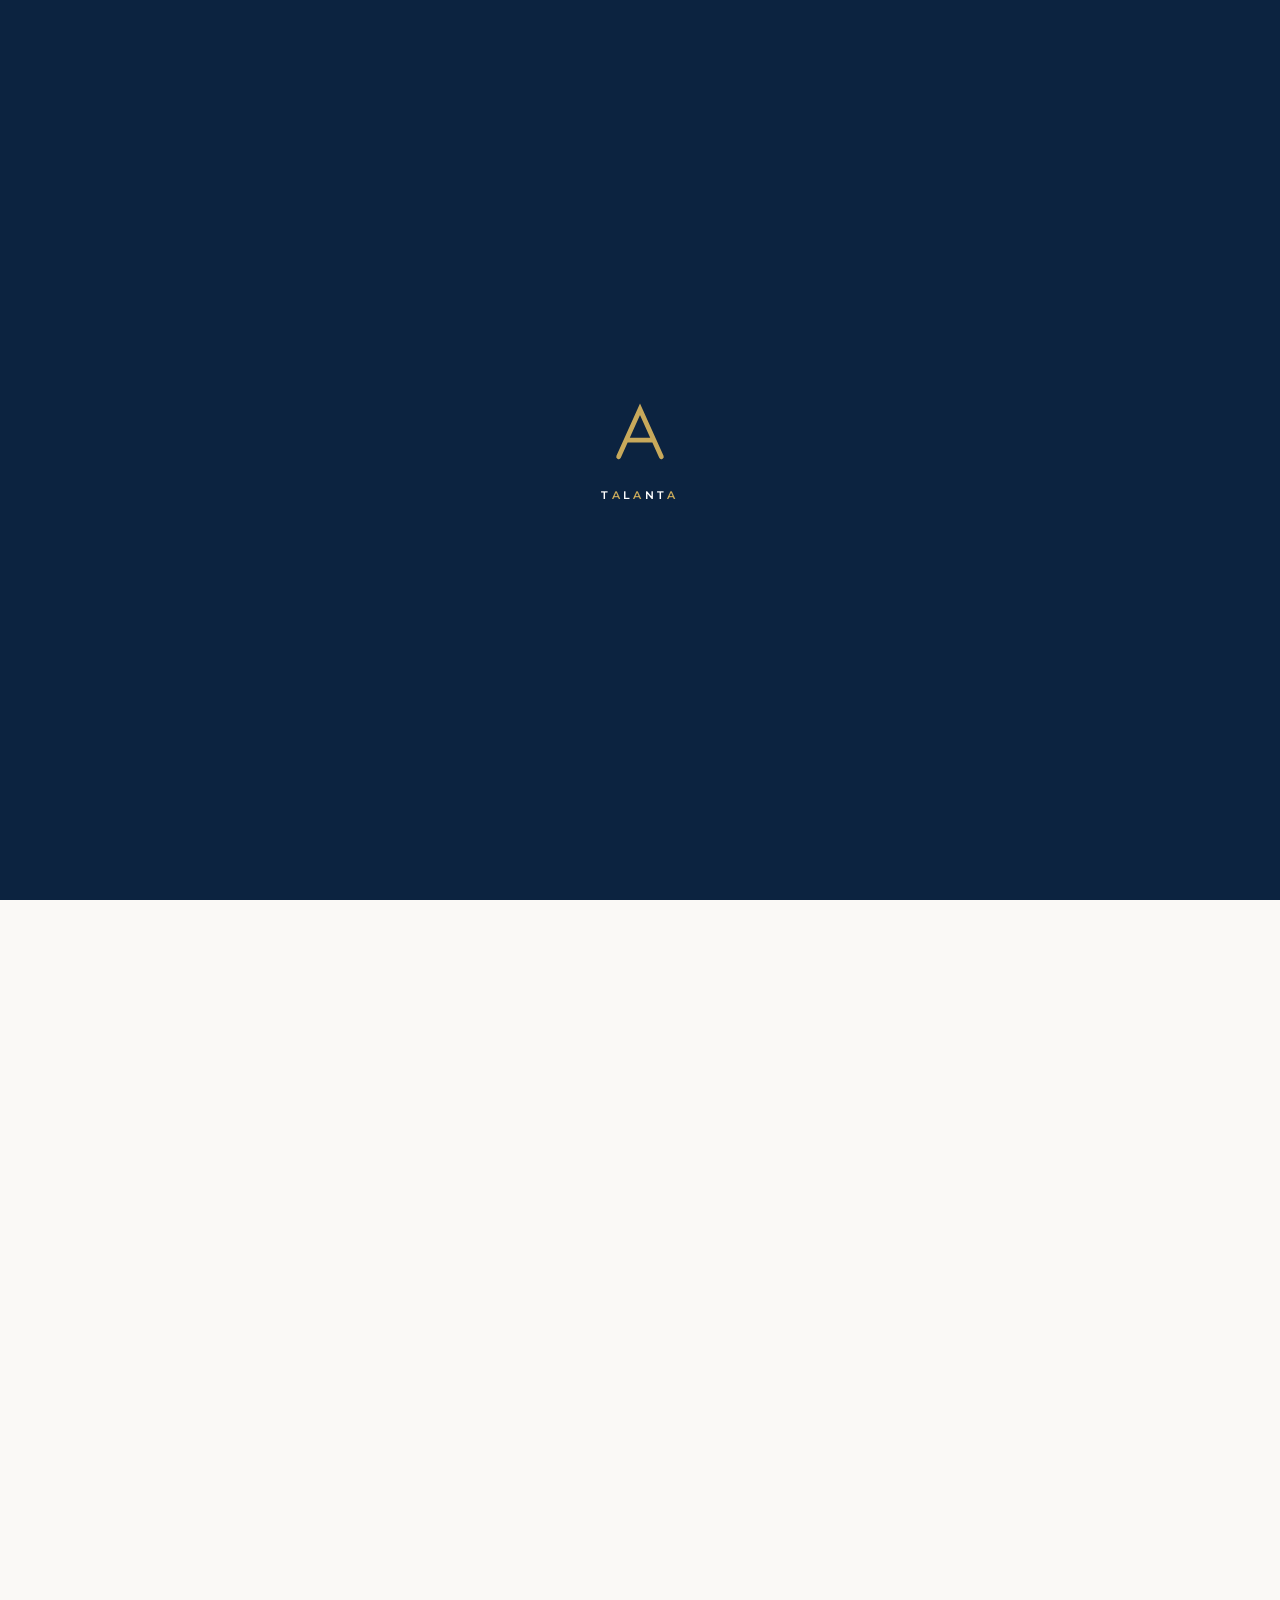
<file: talanta-editorial.html>
<!DOCTYPE html>
<html lang="en" dir="ltr" class="no-js">
<head>
<meta charset="UTF-8">
<meta name="viewport" content="width=device-width, initial-scale=1.0">
<title>TALANTA — Editorial Concept</title>
<meta name="description" content="TALANTA Advisory & Consulting — editorial homepage concept.">
<link rel="icon" href="favicon.svg" type="image/svg+xml">
<link rel="preconnect" href="https://fonts.googleapis.com">
<link rel="preconnect" href="https://fonts.gstatic.com" crossorigin>
<link href="https://fonts.googleapis.com/css2?family=Montserrat:wght@400;500;600;800&family=Playfair+Display:ital,wght@1,500;1,600&display=swap" rel="stylesheet">
<!-- Bootstrap CSS for the grid + form components; loaded before the page styles so ours win -->
<link rel="stylesheet" href="https://cdn.jsdelivr.net/npm/bootstrap@5.3.3/dist/css/bootstrap.min.css"
      integrity="sha384-QWTKZyjpPEjISv5WaRU9OFeRpok6YctnYmDr5pNlyT2bRjXh0JMhjY6hW+ALEwIH" crossorigin="anonymous">
<link rel="stylesheet" href="talanta.css">
<script>
document.documentElement.classList.remove('no-js');
function TALfb(img){
  img.onerror = null;
  img.src = "data:image/svg+xml;utf8,<svg xmlns='http://www.w3.org/2000/svg' viewBox='0 0 800 600'><rect width='800' height='600' fill='%230C2340'/><path d='M400 210 L478 390 H322 Z' fill='none' stroke='%23C8A95B' stroke-width='5'/></svg>";
}
</script>

<style>
/* ============================================================
   TALANTA — CONCEPT 02 · EDITORIAL SPLIT-SCREEN
   Custom CSS (no framework). Montserrat carries the brand;
   Playfair italic is a PROPOSED accent for the editorial voice.
   ============================================================ */
:root{
  /* aliases to the canonical tokens in talanta.css — page-specific names kept for brevity */
  --navy:      var(--tal-navy);
  --navy-deep: var(--tal-navy-deep);
  --gold:      var(--tal-gold);
  --gold-ink:  var(--tal-gold-ink);
  --gold-dim:  var(--tal-gold-dim);
  --charcoal:  var(--tal-charcoal);
  --paper:     #FAF9F6;     /* warm editorial white — this concept's one bespoke surface */
  --sans:  var(--font-latin);
  --serif: 'Playfair Display', Georgia, serif;
  --rail-w: 88px;
  --ease: var(--tal-ease);
}
*{ margin:0; padding:0; box-sizing:border-box; }
/* Neutralize Bootstrap Reboot's default spacing/underlines — the universal reset above
   has zero specificity so Reboot's element selectors would otherwise win */
h1,h2,h3,h4,p,figure,blockquote,ul{ margin:0; }
ul{ padding:0; }
a{ text-decoration:none; }
html{ scroll-behavior:smooth; }
section[id]{ scroll-margin-top: 4rem; }
body{
  font-family:var(--sans); color:var(--charcoal); background:var(--paper);
  line-height:1.7; -webkit-font-smoothing:antialiased;
}
body.is-loading{ overflow:hidden; }
img{ display:block; max-width:100%; }
a{ color:inherit; }
/* :focus-visible ring comes from talanta.css */
h1,h2,h3{ font-weight:800; color:var(--navy); line-height:1.1; letter-spacing:-.015em; }
.serif-i{ font-family:var(--serif); font-style:italic; font-weight:600; letter-spacing:0; }
/* .eyebrow + .on-dark variant come from talanta.css */
.text-gold{ color:var(--gold); }

.visually-hidden-focusable:not(:focus):not(:focus-within){
  position:absolute !important; width:1px; height:1px; overflow:hidden; clip:rect(0,0,0,0); white-space:nowrap;
}
.skip-link{ position:absolute; z-index:1100; top:.5rem; left:.5rem; background:var(--gold); color:var(--navy);
  padding:.6rem 1.1rem; font-weight:600; text-decoration:none; }

/* ============================================================
   PRELOADER — the A draws itself, then curtains part
   ============================================================ */
.preloader{ position:fixed; inset:0; z-index:2000; display:flex; align-items:center; justify-content:center; visibility:visible; }
.pl-curtain{ position:absolute; top:0; bottom:0; width:50.5%; background:var(--navy); transition:transform .8s var(--ease) .15s; }
.pl-curtain.l{ left:0; } .pl-curtain.r{ right:0; }
.preloader.done .pl-curtain.l{ transform:translateX(-101%); }
.preloader.done .pl-curtain.r{ transform:translateX(101%); }
.preloader.done{ visibility:hidden; transition:visibility 0s 1s; }
.pl-center{ position:relative; z-index:2; text-align:center; transition:opacity .3s ease; }
.preloader.done .pl-center{ opacity:0; }
.pl-a{ width:76px; height:76px; margin-inline:auto; }
.pl-a path{
  stroke:var(--gold); stroke-width:4; fill:none;
  stroke-dasharray:1; stroke-dashoffset:1; stroke-linecap:round;
  animation:plDraw 1.5s var(--ease) .2s forwards;
}
@keyframes plDraw{ to{ stroke-dashoffset:0; } }
.pl-label{ margin-top:1rem; color:#fff; font-size:.66rem; font-weight:600; letter-spacing:var(--track-eyebrow); text-transform:uppercase; opacity:0; animation:plFade .7s ease .9s forwards; }
.pl-label b{ color:var(--gold); font-weight:600; }
@keyframes plFade{ to{ opacity:1; } }
.no-js .preloader{ display:none; }
@media (prefers-reduced-motion: reduce){
  .pl-a path{ animation:none; stroke-dashoffset:0; }
  .pl-label{ animation:none; opacity:1; }
  .pl-curtain{ transition:opacity .3s ease; }
  .preloader.done .pl-curtain{ transform:none; opacity:0; }
  .preloader.done{ transition:visibility 0s .35s; }
}

/* ============================================================
   READING PROGRESS + LEFT RAIL
   ============================================================ */
.progress-line{ position:fixed; top:0; left:0; right:0; height:3px; z-index:900; background:transparent; }
.progress-line span{ display:block; height:100%; width:0; background:var(--gold); }
.rail{
  position:fixed; top:0; bottom:0; left:0; width:var(--rail-w); z-index:800;
  border-right:1px solid rgba(12,35,64,.12);
  display:flex; flex-direction:column; align-items:center; justify-content:space-between;
  padding-block:1.4rem; background:var(--paper);
}
.rail-top{ display:flex; flex-direction:column; align-items:center; gap:1rem; }
.rail .rail-logo{ font-weight:800; letter-spacing:.3em; font-size:.82rem; color:var(--navy); text-decoration:none; writing-mode:vertical-rl; }
.rail .rail-logo .a{ color:var(--gold-ink); }
.rail-idx{ list-style:none; display:flex; flex-direction:column; gap:1.3rem; }
.rail-idx a{
  display:block; font-size:.66rem; font-weight:600; letter-spacing:var(--track-btn);
  color:rgba(12,35,64,.62);   /* .45 measured 3.0:1 on paper — AA fail at this size */
  text-decoration:none; writing-mode:vertical-rl; transition:color .25s;
}
.rail-idx a.active, .rail-idx a:hover{ color:var(--gold-ink); }
/* short laptop screens: the full labels overflow the rail — collapse to numbers only */
@media (max-height: 899.98px){
  .rail-idx a .lbl{ display:none; }
  .rail-idx{ gap:1rem; }
}
.rail-mail{ font-size:.7rem; color:rgba(12,35,64,.45); text-decoration:none; writing-mode:vertical-rl; letter-spacing:.12em; }
.rail-mail:hover{ color:var(--gold-ink); }
.page{ margin-left:var(--rail-w); }
.topbar{ display:none; }
@media (max-width: 899.98px){
  .rail{ display:none; }
  .page{ margin-left:0; }
  .topbar{
    display:flex; align-items:center; justify-content:space-between;
    position:fixed; top:0; left:0; right:0; z-index:800;
    background:rgba(250,249,246,.92); backdrop-filter:blur(8px);
    border-bottom:1px solid rgba(12,35,64,.1); padding:.85rem 1.25rem;
  }
  .topbar .tb-logo{ display:inline-flex; align-items:center; gap:.55rem; font-weight:800; letter-spacing:.3em; font-size:.9rem; color:var(--navy); text-decoration:none; }
  .topbar .tb-logo .a{ color:var(--gold-ink); }
  .topbar .tb-cta{ font-size:.68rem; font-weight:600; letter-spacing:var(--track-label); text-transform:uppercase; color:var(--gold-ink); text-decoration:none; }
  main{ padding-top:3.4rem; }
}

.wrap{ max-width:1200px; margin-inline:auto; padding-inline:clamp(1.25rem,4.5vw,3.5rem); }
.section-pad{ padding-block:clamp(4rem,9vw,7.5rem); }

/* ============================================================
   HERO — split screen
   ============================================================ */
.hero{ min-height:100svh; display:flex; align-items:center; padding-block:clamp(5rem,10vh,7rem) 3rem; }
.hero-grid{ display:grid; grid-template-columns:1.05fr .95fr; gap:clamp(2rem,5vw,4.5rem); align-items:center; }
@media (max-width:899.98px){ .hero-grid{ grid-template-columns:1fr; } }
.hero h1{ font-size:clamp(2.6rem,6.2vw,4.6rem); margin-block:1.5rem; }
.hero h1 .serif-i{ color:var(--gold-ink); font-size:1.04em; }
.hero p{ max-width:46ch; font-size:clamp(1rem,1.3vw,1.12rem); margin-bottom:2.5rem; }
.arrow-link{
  display:inline-flex; align-items:center; gap:1rem;
  font-size:var(--fs-small); font-weight:600; letter-spacing:var(--track-label); text-transform:uppercase;
  color:var(--navy); text-decoration:none;
}
.arrow-link .line{ width:44px; height:1px; background:var(--navy); position:relative; transition:width .35s var(--ease); }
.arrow-link .line::after{ content:""; position:absolute; right:0; top:-3px; width:8px; height:8px; border-top:1px solid var(--navy); border-right:1px solid var(--navy); transform:rotate(45deg); }
.arrow-link:hover .line{ width:74px; }
.arrow-link:hover{ color:var(--gold-ink); }
/* background on the shaft only — a background on ::after would fill the chevron into a square */
.arrow-link:hover .line{ background:var(--gold-ink); }
.arrow-link:hover .line::after{ border-color:var(--gold-ink); }

.hero-media{ position:relative; }
.hero-media .frame{
  position:absolute; inset:1.5rem -1.5rem -1.5rem 1.5rem;
  border:1px solid var(--gold-dim); z-index:0;
}
.hero-media .img-mask{ position:relative; z-index:1; }
.hero-media img{ width:100%; height:min(66vh,620px); object-fit:cover; }
.hero-media .credit{ position:absolute; z-index:2; bottom:.75rem; left:.75rem; font-size:.6rem; letter-spacing:var(--track-label); text-transform:uppercase; color:rgba(255,255,255,.75); }
@media (max-width:899.98px){ .hero-media img{ height:52vw; min-height:260px; } }
/* the -1.4rem frame offset exceeds the 1.25rem wrap padding on phones → horizontal scroll */
@media (max-width:600px){
  .hero-media .frame{ inset:1rem -1rem -1rem 1rem; }
  /* higher specificity than the base .film-frame video rule declared later in the sheet */
  .film .film-frame video{ aspect-ratio:16/9; }   /* 21:9 is a letterbox sliver at phone widths */
}

/* mask reveal — gold panel wipes off the image.
   position:relative is essential: it makes the mask the containing block for the
   absolutely-positioned gold ::after, so overflow:hidden clips the wipe. Without it
   the panel anchors to the row and slides out over the neighboring text column. */
.img-mask{ position:relative; overflow:hidden; }
.img-mask img{ transform:scale(1.12); transition:transform 1.3s var(--ease) .15s; }
.img-mask::after{ content:""; position:absolute; inset:0; background:var(--gold); transform:translateX(0); transition:transform .95s var(--ease); }
.img-mask.in::after{ transform:translateX(101%); }
.img-mask.in img{ transform:scale(1); }
@media (prefers-reduced-motion: reduce){
  .img-mask::after{ display:none; }
  .img-mask img{ transform:none; transition:none; }
}

/* ============================================================
   TEXT MARQUEE
   ============================================================ */
.strip{ background:var(--navy); color:#fff; overflow:hidden; padding-block:1rem; }
.strip .track{ display:flex; width:max-content; animation:mq 26s linear infinite; }
.strip:hover .track{ animation-play-state:paused; }
.strip ul{ display:flex; gap:3.2rem; list-style:none; padding-inline:1.6rem; }
.strip li{ font-weight:600; font-size:var(--fs-small); letter-spacing:var(--track-eyebrow); text-transform:uppercase; white-space:nowrap; }
.strip li b{ color:var(--gold); font-weight:600; }
@keyframes mq{ to{ transform:translateX(-50%); } }
@media (prefers-reduced-motion: reduce){
  .strip .track{ animation:none; width:auto; flex-wrap:wrap; justify-content:center; }
  .strip ul[aria-hidden]{ display:none; }
}

/* ============================================================
   APPROACH — editorial rows with ghost numbers
   ============================================================ */
.approach-head{ max-width:700px; margin-bottom:clamp(2.5rem,6vw,4.5rem); }
.approach-head h2{ font-size:var(--fs-h2); margin-top:1rem; }
.m-row{
  display:grid; grid-template-columns:.9fr 1.1fr; gap:clamp(2rem,5vw,4.5rem);
  align-items:center; padding-block:clamp(2.2rem,5vw,3.8rem);
}
.m-row + .m-row{ border-top:1px solid rgba(12,35,64,.1); }
/* explicit flip class — :nth-child was counting the section header and flipping by accident */
.m-row--flip{ grid-template-columns:1.1fr .9fr; }
.m-row--flip .m-media{ order:2; }
@media (max-width:899.98px){
  .m-row, .m-row--flip{ grid-template-columns:1fr; }
  .m-row--flip .m-media{ order:0; }
}
.m-media{ position:relative; }
.m-media img{ width:100%; aspect-ratio:4/3; object-fit:cover; }
.ghost{
  position:absolute; z-index:2; top:-.55em; left:-.12em;
  font-weight:800; font-size:clamp(4.5rem,9vw,7.5rem); line-height:1;
  color:transparent; -webkit-text-stroke:1.5px var(--gold);
  pointer-events:none;
}
.m-copy h3{ font-size:clamp(1.4rem,2.6vw,2rem); margin-block:.5rem 1rem; }   /* feature-scale h3, editorial-only */
.m-copy p{ max-width:52ch; }

/* ============================================================
   FILM BLOCK — working stock video, pausable
   ============================================================ */
.film{ background:var(--navy); color:#fff; }
.film .wrap{ padding-block:clamp(4rem,8vw,6.5rem); }
.film h2{ color:#fff; font-size:var(--fs-h2); }
.film-frame{ position:relative; margin-top:2.5rem; border:1px solid rgba(200,169,91,.3); padding:1rem; }
.film-frame video{ width:100%; aspect-ratio:21/9; object-fit:cover; display:block; }
.film-caption{ display:flex; justify-content:space-between; align-items:center; gap:1rem; margin-top:1rem; font-size:.68rem; letter-spacing:var(--track-label); text-transform:uppercase; color:rgba(255,255,255,.6); }
.film-toggle{
  display:inline-flex; align-items:center; justify-content:center; gap:.5rem;
  background:transparent; border:1px solid rgba(255,255,255,.35); color:#fff;
  font:inherit; letter-spacing:inherit; text-transform:inherit;
  min-height:44px; padding:.5rem 1rem;   /* 44px touch target */
  cursor:pointer; transition:border-color .2s, color .2s;
}
.film-toggle:hover{ border-color:var(--gold); color:var(--gold); }
.tech-caps{ margin-top:2.5rem; }
.tech-caps h3{
  color:#fff; font-size:var(--fs-h3);
  padding-top:1rem; margin-bottom:.5rem;
  border-top:2px solid var(--gold-dim);
}
.tech-caps p{ color:rgba(255,255,255,.7); font-size:.92rem; margin:0; }

/* ============================================================
   PERSPECTIVES — scroll-snap slider
   ============================================================ */
.persp-head{ display:flex; align-items:flex-end; justify-content:space-between; gap:1.5rem; margin-bottom:2.25rem; flex-wrap:wrap; }
.persp-head h2{ font-size:var(--fs-h2); margin-top:1rem; }
.slider-btns{ display:flex; gap:.6rem; }
.slider-btns button{
  width:46px; height:46px; border:1px solid rgba(12,35,64,.3); background:transparent; color:var(--navy);
  font-size:1.1rem; cursor:pointer; transition:all .25s;
}
.slider-btns button:hover:not(:disabled){ background:var(--navy); color:var(--gold); border-color:var(--navy); }
.slider-btns button:disabled{ opacity:.3; cursor:default; }
.snap-track{
  display:flex; gap:1.5rem; overflow-x:auto; scroll-snap-type:x mandatory;
  padding-bottom:1rem; scrollbar-width:none; cursor:grab;
}
.snap-track::-webkit-scrollbar{ display:none; }
.snap-track.dragging{ cursor:grabbing; scroll-snap-type:none; }
.p-card{
  flex:0 0 min(340px, 82vw); scroll-snap-align:start;
  background:#fff; border:1px solid rgba(12,35,64,.1);
  text-decoration:none; display:flex; flex-direction:column;
  transition:border-color .3s;
}
.p-card:hover{ border-color:var(--gold); }
.p-card .img-wrap{ overflow:hidden; }
.p-card img{ width:100%; aspect-ratio:16/10; object-fit:cover; transition:transform .7s var(--ease); }
.p-card:hover img{ transform:scale(1.05); }
.p-card .pc-pad{ padding:1.5rem; display:flex; flex-direction:column; gap:.7rem; flex:1; }
.p-tag{ font-size:.62rem; font-weight:600; letter-spacing:var(--track-label); text-transform:uppercase; color:var(--gold-ink); }
.p-card h3{ font-size:var(--fs-card); line-height:1.4; }
.p-read{ margin-top:auto; font-size:.72rem; font-weight:600; letter-spacing:var(--track-label); text-transform:uppercase; color:var(--navy); }
.p-card:hover .p-read{ color:var(--gold-ink); }
.snap-progress{ height:2px; background:rgba(12,35,64,.12); margin-top:1.25rem; }
.snap-progress span{ display:block; height:100%; width:0; background:var(--gold-ink); transition:width .2s linear; }
@media (prefers-reduced-motion: reduce){ .p-card img, .p-card:hover img{ transition:none; transform:none; } }

/* ============================================================
   PULL QUOTE
   ============================================================ */
.pull{ text-align:center; }
.pull blockquote{
  font-family:var(--serif); font-style:italic; font-weight:500;
  font-size:clamp(1.5rem,3.4vw,2.5rem); color:var(--navy); line-height:1.4;
  max-width:26ch; margin-inline:auto;
}
/* underline via background-size so it wraps per line on small screens
   (nowrap + absolute ::after overflowed the viewport on mobile) */
.pull .underline{
  background:linear-gradient(var(--gold-dim), var(--gold-dim)) left 88% / 0% .16em no-repeat;
  transition:background-size 1s var(--ease) .35s;
}
.pull.in .underline{ background-size:100% .16em; }
.pull figcaption{ margin-top:1.5rem; font-size:.72rem; font-weight:600; letter-spacing:var(--track-label); text-transform:uppercase; color:var(--gold-ink); }
@media (prefers-reduced-motion: reduce){ .pull .underline{ background-size:100% .16em; transition:none; } }

/* ============================================================
   CONTACT — split
   ============================================================ */
.contact{ background:var(--navy); color:#fff; }
.contact-grid{ display:grid; grid-template-columns:.9fr 1.1fr; gap:clamp(2rem,6vw,5rem); align-items:start; }
@media (max-width:899.98px){ .contact-grid{ grid-template-columns:1fr; } }

/* buttons, form, and cta-alt styles come from talanta.css */
.lets{
  font-size:clamp(3rem,8vw,6rem); font-weight:800; line-height:1.05;
  color:transparent; -webkit-text-stroke:1.5px #fff;
  text-decoration:none; display:inline-block; transition:color .4s ease;
}
.lets:hover, .lets:focus-visible{ color:var(--gold); -webkit-text-stroke-color:var(--gold); }
.contact-info p{ color:rgba(255,255,255,.75); max-width:40ch; margin-bottom:1.75rem; }
.contact-info .mail{ display:inline-block; color:var(--gold); font-weight:600; font-size:1.05rem; text-decoration:none; border-bottom:1px solid var(--gold-dim); margin-bottom:.75rem; }
.contact-info .mail:hover{ color:#fff; border-color:#fff; }
.contact-info .loc{ font-size:var(--fs-small); letter-spacing:var(--track-label); text-transform:uppercase; color:rgba(255,255,255,.6); }

/* ============================================================
   FOOTER + REVEALS
   ============================================================ */
.foot{ background:var(--navy-deep); color:rgba(255,255,255,.6); font-size:.8rem; }
.foot .wrap{ padding-block:2rem; display:flex; flex-wrap:wrap; gap:1rem; justify-content:space-between; }
.foot a{ color:rgba(255,255,255,.75); text-decoration:none; }
.foot a:hover{ color:var(--gold); }
.foot .concept-switch b{ color:var(--gold); font-weight:600; }

/* reveal system comes from talanta.css */
.no-js .img-mask::after{ display:none; }
.no-js .img-mask img{ transform:none; }
/* body ships with .is-loading in markup; only JS removes it — without JS the page must still scroll */
.no-js body.is-loading{ overflow:auto; }
</style>
</head>
<body class="is-loading">

<!-- ================= PRELOADER ================= -->
<div class="preloader" id="preloader" role="status" aria-label="Loading TALANTA">
  <div class="pl-curtain l"></div>
  <div class="pl-curtain r"></div>
  <div class="pl-center">
    <svg class="pl-a" viewBox="0 0 64 64" aria-hidden="true">
      <path pathLength="1" d="M14 52 L32 12 L50 52 M21.5 38 H42.5"/>
    </svg>
    <div class="pl-label">T<b>A</b>L<b>A</b>NT<b>A</b></div>
  </div>
</div>

<a class="skip-link visually-hidden-focusable" href="#main">Skip to main content</a>

<div class="progress-line" aria-hidden="true"><span id="progressBar"></span></div>

<!-- ================= LEFT RAIL (desktop) ================= -->
<nav class="rail" aria-label="Section index">
  <div class="rail-top">
    <img src="assets/logo/talanta-mark-light.svg" alt="" width="26" height="26">
    <a class="rail-logo" href="#intro">T<span class="a">A</span>L<span class="a">A</span>NT<span class="a">A</span></a>
  </div>
  <ul class="rail-idx" id="railIdx">
    <li><a href="#intro"        data-sec="intro">01<span class="lbl"> — Intro</span></a></li>
    <li><a href="#approach"     data-sec="approach">02<span class="lbl"> — Approach</span></a></li>
    <li><a href="#technology"   data-sec="technology">03<span class="lbl"> — Technology</span></a></li>
    <li><a href="#perspectives" data-sec="perspectives">04<span class="lbl"> — Perspectives</span></a></li>
    <li><a href="#contact"      data-sec="contact">05<span class="lbl"> — Contact</span></a></li>
  </ul>
  <a class="rail-mail" href="mailto:hello@talanta.example">hello@talanta.example</a>
</nav>

<!-- ================= TOP BAR (mobile) ================= -->
<div class="topbar">
  <a class="tb-logo" href="#intro"><img src="assets/logo/talanta-mark-light.svg" alt="" width="22" height="22"><span>T<span class="a">A</span>L<span class="a">A</span>NT<span class="a">A</span></span></a>
  <a class="tb-cta" href="#contact">Start a conversation</a>
</div>

<div class="page">
<main id="main">

<!-- ================= 01 · HERO ================= -->
<section class="hero" id="intro">
  <div class="wrap w-100">
    <div class="hero-grid">
      <div>
        <span class="eyebrow reveal">Advisory &amp; Consulting — Riyadh</span>
        <h1 class="reveal d1">Ambition,<br><span class="serif-i">aligned.</span></h1>
        <p class="reveal d2">TALANTA works alongside executive leadership to assess with evidence, align strategy with execution, and achieve results that outlast the engagement.</p>
        <a class="arrow-link reveal d2" href="#approach"><span class="line" aria-hidden="true"></span>Read our approach</a>
      </div>
      <div class="hero-media reveal d1">
        <div class="frame" aria-hidden="true"></div>
        <div class="img-mask">
          <img src="https://images.unsplash.com/photo-1486406146926-c627a92ad1ab?q=80&w=1200&auto=format&fit=crop"
               alt="Corporate headquarters facade in glass and steel" onerror="TALfb(this)">
        </div>
        <span class="credit">Placeholder — swap for brand photography</span>
      </div>
    </div>
  </div>
</section>

<!-- ================= TEXT MARQUEE ================= -->
<div class="strip" aria-hidden="true">
  <div class="track">
    <ul>
      <li>Assess <b>—</b></li><li>Align <b>—</b></li><li>Achieve <b>—</b></li>
      <li>Assess <b>—</b></li><li>Align <b>—</b></li><li>Achieve <b>—</b></li>
    </ul>
    <ul aria-hidden="true">
      <li>Assess <b>—</b></li><li>Align <b>—</b></li><li>Achieve <b>—</b></li>
      <li>Assess <b>—</b></li><li>Align <b>—</b></li><li>Achieve <b>—</b></li>
    </ul>
  </div>
</div>

<!-- ================= 02 · APPROACH ================= -->
<section class="section-pad" id="approach">
  <div class="wrap">
    <div class="approach-head reveal">
      <span class="eyebrow">02 — The TALANTA Formula</span>
      <h2>Three moves, <span class="serif-i">one</span> direction</h2>
    </div>

    <div class="m-row">
      <div class="m-media reveal">
        <span class="ghost" aria-hidden="true">01</span>
        <div class="img-mask">
          <img src="https://images.unsplash.com/photo-1454165804606-c3d57bc86b40?q=80&w=1000&auto=format&fit=crop"
               alt="Analyst reviewing strategy documents at a desk" loading="lazy" onerror="TALfb(this)">
        </div>
      </div>
      <div class="m-copy reveal d1">
        <span class="eyebrow">Assess</span>
        <h3>Evidence before opinion</h3>
        <p>A fact-based understanding of the current state — operations, governance, financial reality — grounded in what we can prove, not what we are told. The assessment is often uncomfortable. It is always useful.</p>
      </div>
    </div>

    <div class="m-row m-row--flip">
      <div class="m-media reveal">
        <span class="ghost" aria-hidden="true">02</span>
        <div class="img-mask">
          <img src="https://images.unsplash.com/photo-1552664730-d307ca884978?q=80&w=1000&auto=format&fit=crop"
               alt="Team aligning around a strategy wall of notes" loading="lazy" onerror="TALfb(this)">
        </div>
      </div>
      <div class="m-copy reveal d1">
        <span class="eyebrow">Align</span>
        <h3>Strategy meets structure</h3>
        <p>Connecting strategy, people, governance, and execution into one coherent direction — so decisions made in the boardroom mean the same thing on the ground floor.</p>
      </div>
    </div>

    <div class="m-row">
      <div class="m-media reveal">
        <span class="ghost" aria-hidden="true">03</span>
        <div class="img-mask">
          <img src="https://images.unsplash.com/photo-1460925895917-afdab827c52f?q=80&w=1000&auto=format&fit=crop"
               alt="Performance dashboards on a laptop screen" loading="lazy" onerror="TALfb(this)">
        </div>
      </div>
      <div class="m-copy reveal d1">
        <span class="eyebrow">Achieve</span>
        <h3>Results that hold</h3>
        <p>Measurable, sustainable outcomes — with the measurement discipline and operating rhythm in place so the results outlast our involvement.</p>
      </div>
    </div>
  </div>
</section>

<!-- ================= 03 · TECHNOLOGY ================= -->
<section class="film on-dark" id="technology">
  <div class="wrap">
    <span class="eyebrow reveal">03 — Technology</span>
    <h2 class="reveal d1 mt-3">Technology in service of <span class="serif-i text-gold">strategy</span></h2>
    <div class="film-frame reveal d2">
      <!-- Stock placeholder film (Pexels, free license) — swap <source> for your platform/product film.
           Primary: "a computer monitor flashing digital information" · Fallback: "digital projection of abstract geometrical lines" -->
      <video id="filmVideo" autoplay muted loop playsinline preload="metadata" aria-label="Ambient technology film placeholder"
             poster="https://images.unsplash.com/photo-1518770660439-4636190af475?q=80&w=1600&auto=format&fit=crop">
        <source src="https://videos.pexels.com/video-files/2887463/2887463-hd_1920_1080_25fps.mp4" type="video/mp4">
        <source src="https://videos.pexels.com/video-files/3129671/3129671-hd_1920_1080_30fps.mp4" type="video/mp4">
      </video>
    </div>
    <div class="film-caption">
      <span>Placeholder footage — replace with your platform walkthrough or product film</span>
      <button class="film-toggle" id="filmToggle" aria-pressed="false">
        <span id="ftLabel">Pause</span>
      </button>
    </div>

    <!-- Technology capabilities -->
    <div class="row g-4 tech-caps">
      <div class="col-12 col-md-4 reveal">
        <h3>Digital Strategy</h3>
        <p>Technology roadmaps tied to business outcomes — investment sequenced by value, not vendor pressure.</p>
      </div>
      <div class="col-12 col-md-4 reveal d1">
        <h3>Systems &amp; Data</h3>
        <p>Integration, data foundations, and analytics that give leadership a single version of the truth.</p>
      </div>
      <div class="col-12 col-md-4 reveal d2">
        <h3>Technology Governance</h3>
        <p>Decision rights, cyber resilience, and delivery oversight that keep transformation on the rails.</p>
      </div>
    </div>
  </div>
</section>

<!-- ================= 04 · PERSPECTIVES SLIDER ================= -->
<section class="section-pad" id="perspectives">
  <div class="wrap">
    <div class="persp-head reveal">
      <div>
        <span class="eyebrow">04 — Perspectives</span>
        <h2>Thinking we bring <span class="serif-i">into the room</span></h2>
      </div>
      <div class="slider-btns">
        <button id="snapPrev" aria-label="Previous cards">&#8592;</button>
        <button id="snapNext" aria-label="Next cards">&#8594;</button>
      </div>
    </div>

    <div class="snap-track reveal" id="snapTrack" tabindex="0" aria-label="Perspective articles — scroll horizontally">
      <a class="p-card" href="#contact">
        <div class="img-wrap"><img src="https://images.unsplash.com/photo-1521737604893-d14cc237f11d?q=80&w=800&auto=format&fit=crop" alt="" width="800" height="500" loading="lazy" onerror="TALfb(this)"></div>
        <div class="pc-pad"><span class="p-tag">Transformation</span><h3>Why transformations stall at the 60% mark — and what restarts them</h3><span class="p-read">Read the perspective</span></div>
      </a>
      <a class="p-card" href="#contact">
        <div class="img-wrap"><img src="https://images.unsplash.com/photo-1600880292203-757bb62b4baf?q=80&w=800&auto=format&fit=crop" alt="" width="800" height="500" loading="lazy" onerror="TALfb(this)"></div>
        <div class="pc-pad"><span class="p-tag">Governance</span><h3>Governance that accelerates decisions rather than policing them</h3><span class="p-read">Read the perspective</span></div>
      </a>
      <a class="p-card" href="#contact">
        <div class="img-wrap"><img src="https://images.unsplash.com/photo-1507679799987-c73779587ccf?q=80&w=800&auto=format&fit=crop" alt="" width="800" height="500" loading="lazy" onerror="TALfb(this)"></div>
        <div class="pc-pad"><span class="p-tag">Advisory</span><h3>The first 90 days of a turnaround: what the CEO must own personally</h3><span class="p-read">Read the perspective</span></div>
      </a>
      <a class="p-card" href="#contact">
        <div class="img-wrap"><img src="https://images.unsplash.com/photo-1460925895917-afdab827c52f?q=80&w=800&auto=format&fit=crop" alt="" width="800" height="500" loading="lazy" onerror="TALfb(this)"></div>
        <div class="pc-pad"><span class="p-tag">Performance</span><h3>Measuring what the board actually needs to see — and nothing else</h3><span class="p-read">Read the perspective</span></div>
      </a>
      <a class="p-card" href="#contact">
        <div class="img-wrap"><img src="https://images.unsplash.com/photo-1573496359142-b8d87734a5a2?q=80&w=800&auto=format&fit=crop" alt="" width="800" height="500" loading="lazy" onerror="TALfb(this)"></div>
        <div class="pc-pad"><span class="p-tag">Strategy</span><h3>Strategy is a choice, not a document: escaping the annual plan trap</h3><span class="p-read">Read the perspective</span></div>
      </a>
    </div>
    <div class="snap-progress" aria-hidden="true"><span id="snapProgress"></span></div>
  </div>
</section>

<!-- ================= PULL QUOTE ================= -->
<section class="section-pad pull reveal pt-0" id="pullQuote">
  <div class="wrap">
    <figure>
      <blockquote>&ldquo;Assessment was uncomfortable, alignment was hard, <span class="underline">achievement was undeniable</span>.&rdquo;</blockquote>
      <figcaption>Chief Operating Officer &mdash; Industrial Group</figcaption>
    </figure>
  </div>
</section>

<!-- ================= 05 · CONTACT ================= -->
<section class="contact section-pad on-dark" id="contact">
  <div class="wrap">
    <div class="contact-grid">
      <div class="reveal">
        <span class="eyebrow d-block mb-3">05 — Start the Conversation</span>
        <a class="lets" href="mailto:hello@talanta.example?subject=Discovery%20Session%20Request">Let&rsquo;s<br>talk.</a>
      </div>
      <div class="contact-info reveal d1">
        <p>A discovery session is a structured first step: we listen, assess where you stand, and outline what alignment would take.</p>
        <form id="contactForm" class="tal-form">
          <div class="row g-3">
            <div class="col-12 col-sm-6">
              <label class="form-label" for="cfName">Name</label>
              <input class="form-control" type="text" id="cfName" name="name" autocomplete="name" required>
            </div>
            <div class="col-12 col-sm-6">
              <label class="form-label" for="cfOrg">Organization</label>
              <input class="form-control" type="text" id="cfOrg" name="organization" autocomplete="organization">
            </div>
            <div class="col-12">
              <label class="form-label" for="cfEmail">Work Email</label>
              <input class="form-control" type="email" id="cfEmail" name="email" autocomplete="email" required>
            </div>
            <div class="col-12">
              <label class="form-label" for="cfMsg">What would you like to address?</label>
              <textarea class="form-control" id="cfMsg" name="message" rows="4" required></textarea>
            </div>
            <div class="col-12">
              <button class="btn btn-tal-gold" type="submit">Schedule a Discovery Session</button>
            </div>
          </div>
        </form>
        <p class="cta-alt mt-3">Submitting opens a pre-filled email in your mail app &mdash; or write to us at
          <a href="mailto:hello@talanta.example">hello@talanta.example</a>.</p>
        <span class="loc d-block mt-3">Riyadh, Saudi Arabia</span>
      </div>
    </div>
  </div>
</section>

</main>

<!-- ================= FOOTER ================= -->
<footer class="foot">
  <div class="wrap">
    <span>&copy; 2026 TALANTA Advisory &amp; Consulting &mdash; Concept 02 &middot; Editorial</span>
    <span class="concept-switch">Concepts:
      <a href="talanta-homepage.html">Cinematic</a> &middot;
      <b>Editorial</b> &middot;
      <a href="talanta-homepage-bootstrap.html">Current</a>
    </span>
  </div>
</footer>
</div>

<script>
(function(){
  const reduced = window.matchMedia('(prefers-reduced-motion: reduce)').matches;

  /* ---------- Preloader ---------- */
  const pl = document.getElementById('preloader');
  const t0 = performance.now();
  function hidePl(){
    const wait = Math.max(0, (reduced ? 200 : 1400) - (performance.now() - t0));
    setTimeout(() => { pl.classList.add('done'); document.body.classList.remove('is-loading'); }, wait);
  }
  window.addEventListener('load', hidePl);
  setTimeout(hidePl, 3800);

  /* ---------- Reading progress ---------- */
  const bar = document.getElementById('progressBar');
  function progress(){
    const h = document.documentElement;
    const p = h.scrollTop / (h.scrollHeight - h.clientHeight);
    bar.style.width = (p * 100).toFixed(2) + '%';
  }
  window.addEventListener('scroll', progress, { passive:true });
  progress();

  /* ---------- Rail scrollspy ---------- */
  const links = document.querySelectorAll('#railIdx a');
  const sections = [...links].map(a => document.querySelector(a.getAttribute('href')));
  const spy = new IntersectionObserver(es => es.forEach(e => {
    if (e.isIntersecting){
      links.forEach(a => a.classList.toggle('active', a.getAttribute('href') === '#' + e.target.id));
    }
  }), { rootMargin: '-40% 0px -55% 0px' });
  sections.forEach(s => s && spy.observe(s));

  /* ---------- Reveals + image masks + pull quote ---------- */
  const targets = document.querySelectorAll('.reveal, .img-mask, .pull');
  if (reduced) targets.forEach(el => el.classList.add('in'));
  else {
    const io = new IntersectionObserver(es => es.forEach(e => {
      if (e.isIntersecting){ e.target.classList.add('in'); io.unobserve(e.target); }
    }), { threshold: .18 });
    targets.forEach(el => io.observe(el));
  }

  /* ---------- Film: pausable (WCAG 2.2.2); respect reduced motion ---------- */
  const film = document.getElementById('filmVideo');
  const ft   = document.getElementById('filmToggle');
  const ftL  = document.getElementById('ftLabel');
  if (reduced) film.pause();
  function setFt(){ const p = film.paused; ft.setAttribute('aria-pressed', String(p)); ftL.textContent = p ? 'Play' : 'Pause'; }
  setFt();
  ft.addEventListener('click', () => { film.paused ? film.play() : film.pause(); });
  /* sync from the media element, not the click — browsers pause/defer autoplay on their own
     (hidden tabs, battery saver), which would otherwise leave the label stale */
  film.addEventListener('play',  setFt);
  film.addEventListener('pause', setFt);

  /* ---------- Perspectives slider: buttons, progress, drag ---------- */
  const track = document.getElementById('snapTrack');
  const prev = document.getElementById('snapPrev');
  const next = document.getElementById('snapNext');
  const sp   = document.getElementById('snapProgress');
  const cardW = () => track.querySelector('.p-card').getBoundingClientRect().width
    + (parseFloat(getComputedStyle(track).columnGap) || 24);   /* read the real gap, don't hardcode */
  prev.addEventListener('click', () => track.scrollBy({ left: -cardW(), behavior: reduced ? 'auto' : 'smooth' }));
  next.addEventListener('click', () => track.scrollBy({ left:  cardW(), behavior: reduced ? 'auto' : 'smooth' }));
  function snapUi(){
    const max = track.scrollWidth - track.clientWidth;
    sp.style.width = (max ? (track.scrollLeft / max) * 100 : 0) + '%';
    prev.disabled = track.scrollLeft < 10;
    next.disabled = track.scrollLeft > max - 10;
  }
  track.addEventListener('scroll', snapUi, { passive:true });
  window.addEventListener('resize', snapUi);
  snapUi();
  /* mouse drag-to-scroll (touch scrolls natively) */
  let down = false, startX = 0, startL = 0, moved = false;
  track.addEventListener('pointerdown', e => {
    if (e.pointerType !== 'mouse') return;
    down = true; moved = false; startX = e.clientX; startL = track.scrollLeft;
    track.classList.add('dragging');
  });
  window.addEventListener('pointermove', e => {
    if (!down) return;
    const dx = e.clientX - startX;
    if (Math.abs(dx) > 6) moved = true;
    track.scrollLeft = startL - dx;
  });
  window.addEventListener('pointerup', () => {
    down = false; track.classList.remove('dragging');
    /* if the drag ended off-track no click fires, so clear the flag here too —
       otherwise the next keyboard/programmatic click would be wrongly suppressed */
    setTimeout(() => { moved = false; }, 0);
  });
  /* a drag shouldn't trigger the card link */
  track.addEventListener('click', e => { if (moved) { e.preventDefault(); moved = false; } }, true);

  /* ---------- Contact form: composes a pre-filled email (static site, no backend) ---------- */
  document.getElementById('contactForm').addEventListener('submit', e => {
    e.preventDefault();
    const v = id => document.getElementById(id).value.trim();
    const subject = 'Discovery Session Request — ' + v('cfName');
    const body = ['Name: ' + v('cfName'), 'Organization: ' + (v('cfOrg') || '—'),
                  'Email: ' + v('cfEmail'), '', v('cfMsg')].join('\n');
    window.location.href = 'mailto:hello@talanta.example?subject=' + encodeURIComponent(subject)
      + '&body=' + encodeURIComponent(body);
  });
})();
</script>
</body>
</html>
</file>
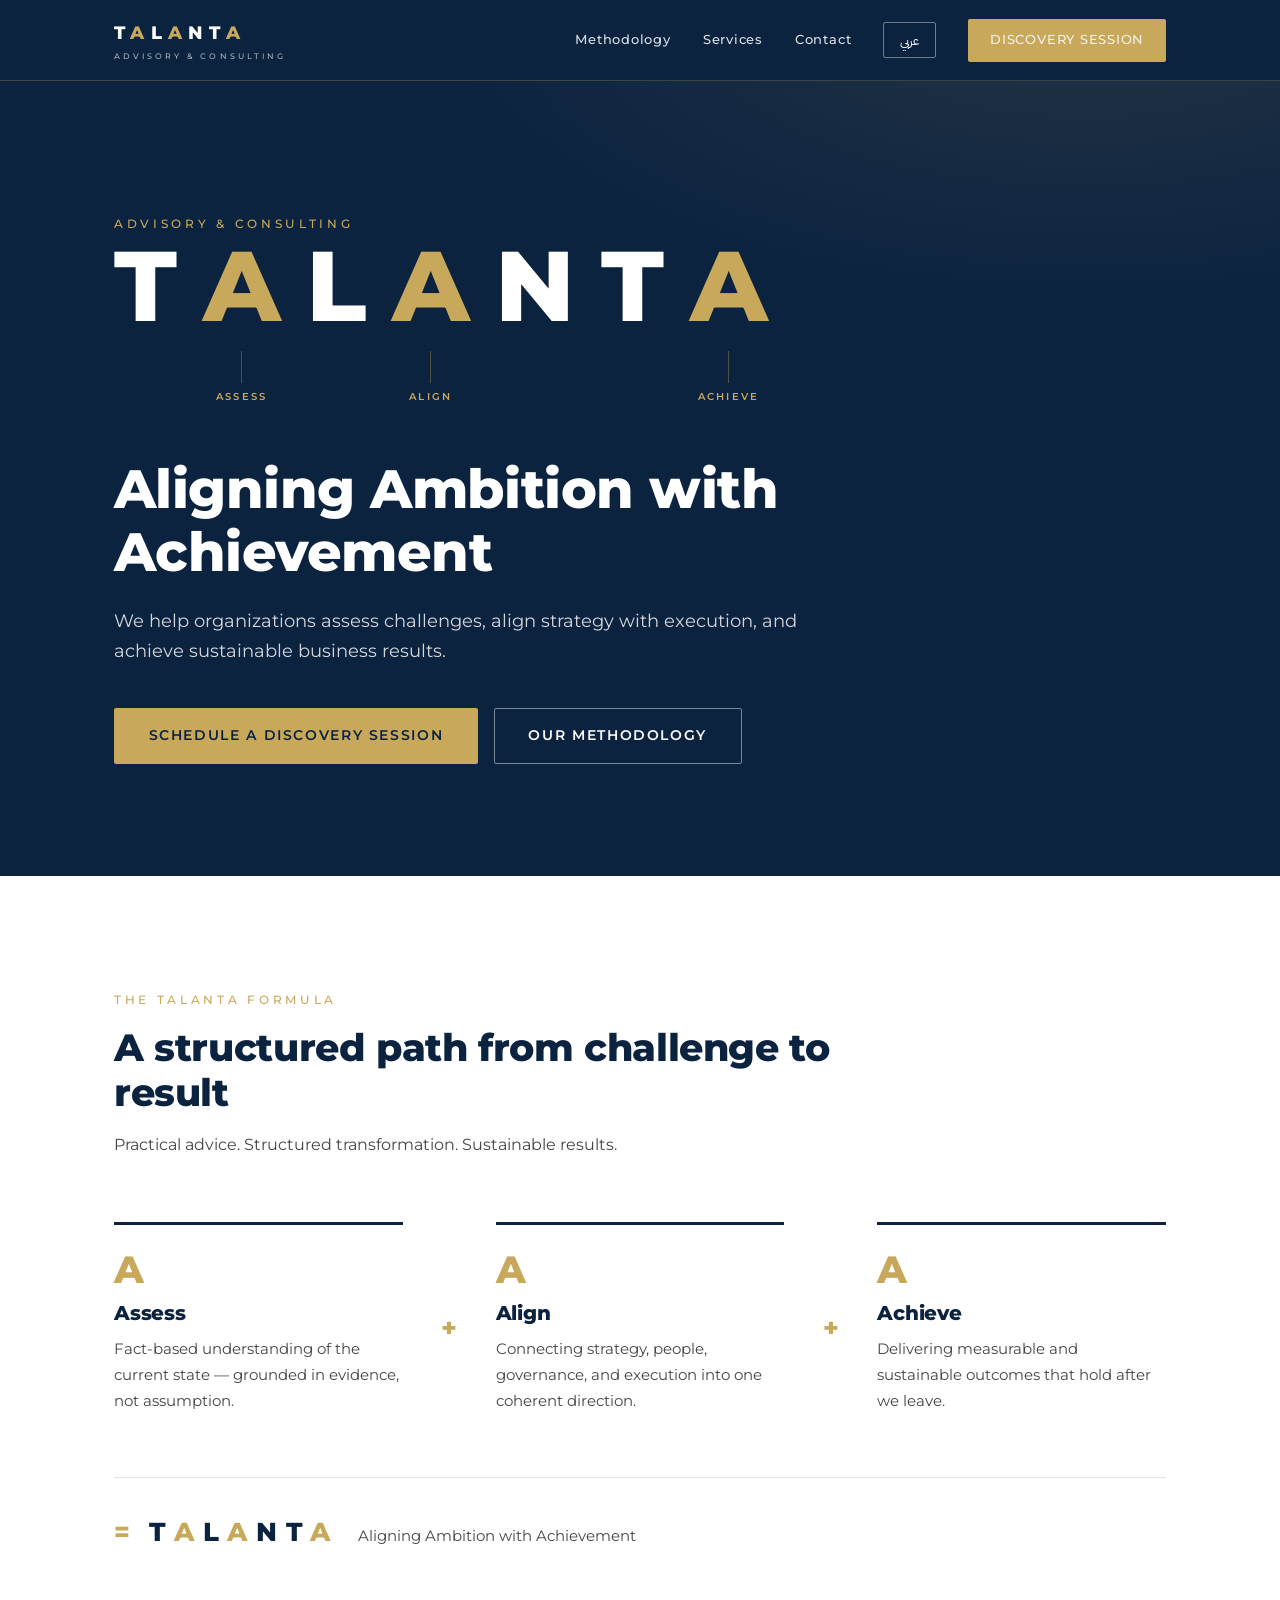
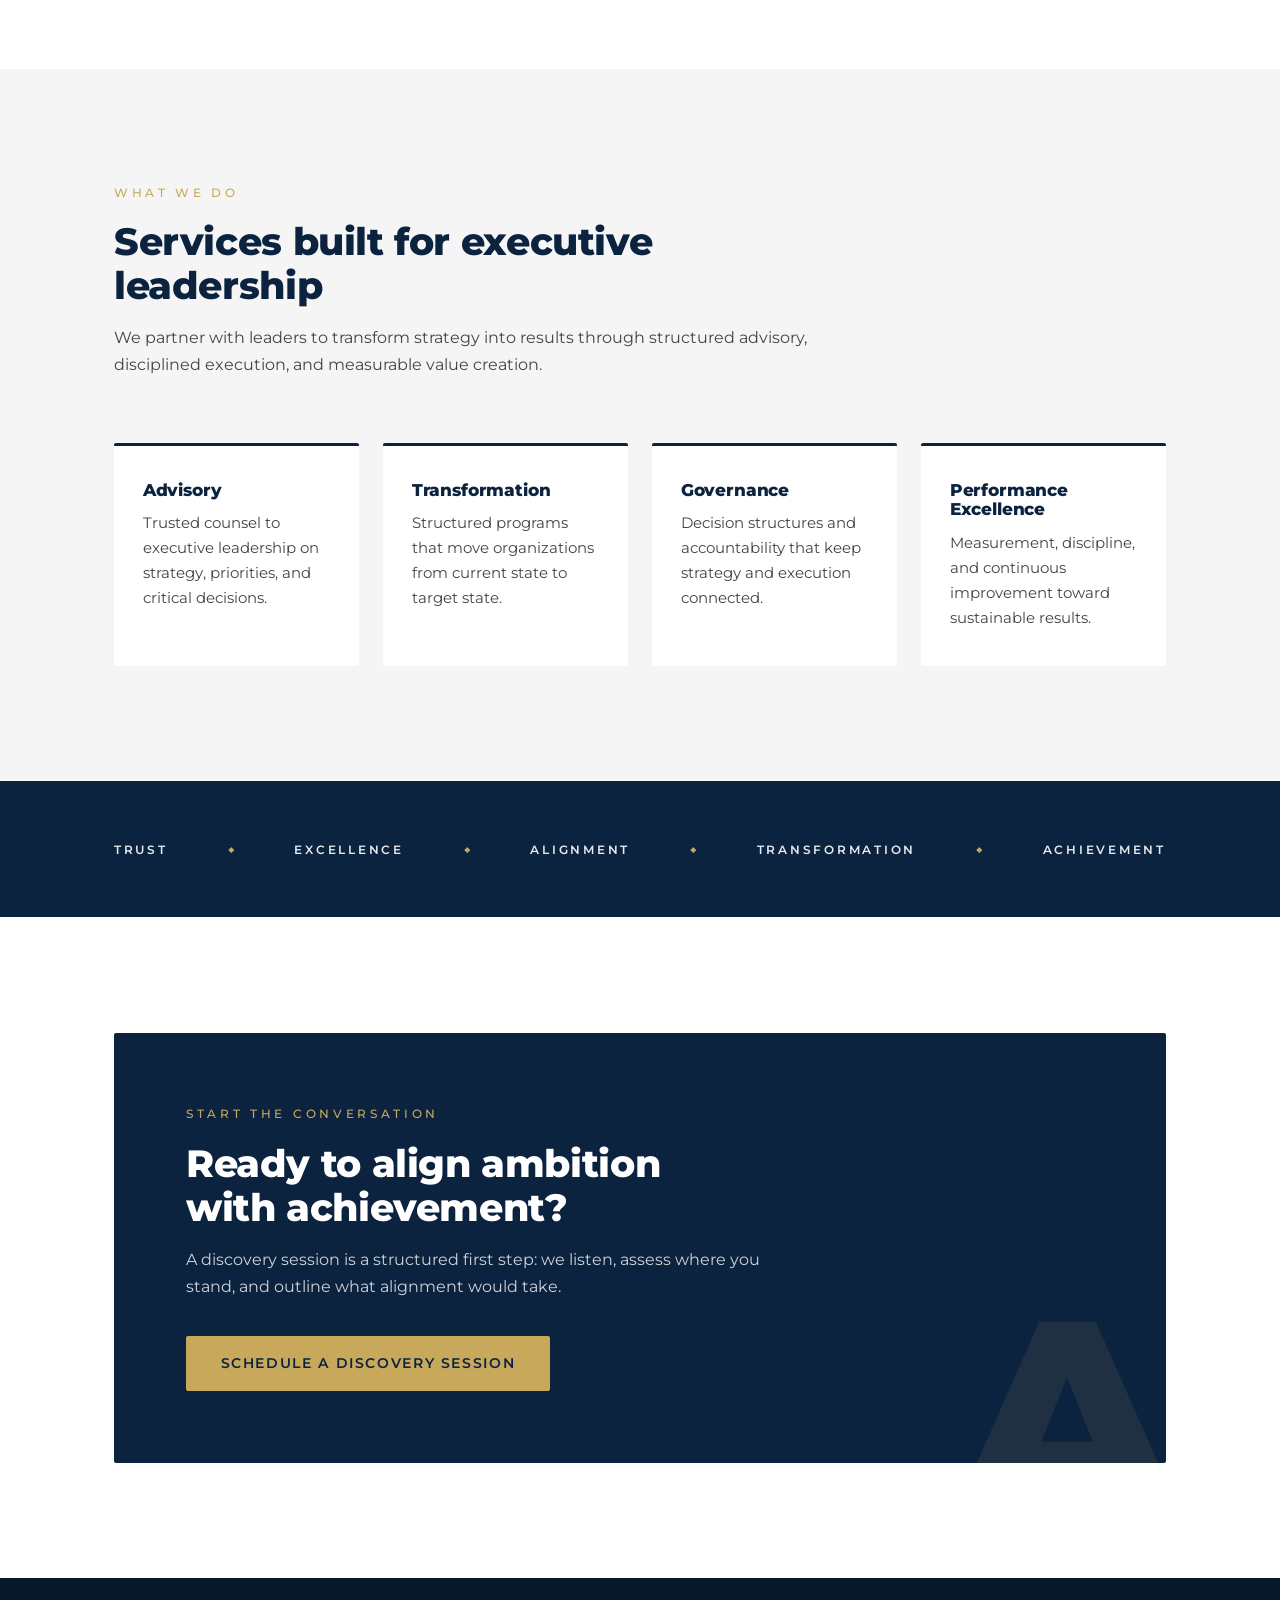
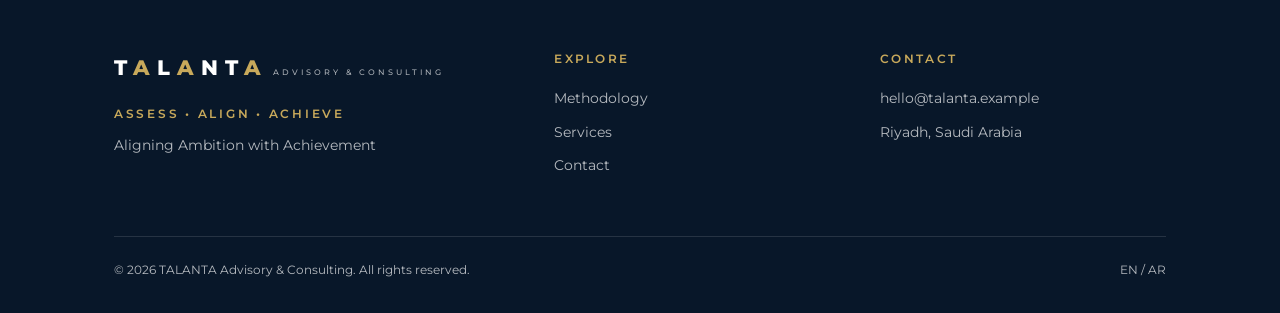
<file: talanta-homepage-basic.html>
<!DOCTYPE html>
<html lang="en" dir="ltr">
<head>
<meta charset="UTF-8">
<meta name="viewport" content="width=device-width, initial-scale=1.0">
<title>TALANTA — Advisory &amp; Consulting</title>
<meta name="description" content="TALANTA Advisory & Consulting helps organizations assess challenges, align strategy with execution, and achieve sustainable business results.">
<link rel="icon" href="favicon.svg" type="image/svg+xml">
<link rel="preconnect" href="https://fonts.googleapis.com">
<link rel="preconnect" href="https://fonts.gstatic.com" crossorigin>
<link href="https://fonts.googleapis.com/css2?family=Montserrat:wght@400;500;600;800&family=IBM+Plex+Sans+Arabic:wght@400;500;600;700&display=swap" rel="stylesheet">
<style>
/* ============================================================
   TALANTA DESIGN TOKENS — derived from brand guidelines
   ============================================================ */
:root{
  --navy:      #0C2340;   /* TALANTA Navy — HEX per brand guidelines */
  --navy-soft: #14335C;   /* derived tint for layering on navy */
  --navy-deep: #081729;   /* derived shade for footer */
  --gold:      #C8A95B;   /* TALANTA Gold — HEX per brand guidelines */
  --gold-dim:  rgba(200,169,91,.35);
  --charcoal:  #444444;   /* supporting */
  --gray:      #F5F5F5;   /* supporting */
  --white:     #FFFFFF;

  --font-latin:  'Montserrat', -apple-system, sans-serif;
  --font-arabic: 'IBM Plex Sans Arabic', 'Montserrat', sans-serif;

  --measure: 62ch;
  --radius: 2px;          /* near-square: institutional, not app-like */
  --pad-inline: clamp(1.25rem, 5vw, 4rem);
  --section-pad: clamp(4rem, 9vw, 7.5rem);
}

*{ margin:0; padding:0; box-sizing:border-box; }

html{ scroll-behavior:smooth; }
@media (prefers-reduced-motion: reduce){
  html{ scroll-behavior:auto; }
  *,*::before,*::after{ animation-duration:.01ms !important; transition-duration:.01ms !important; }
}

body{
  font-family: var(--font-latin);
  font-weight: 400;
  color: var(--charcoal);
  background: var(--white);
  line-height: 1.7;
  -webkit-font-smoothing: antialiased;
}
html[lang="ar"] body{ font-family: var(--font-arabic); line-height: 1.9; }

/* Keep the Latin wordmark LTR even in RTL mode */
.latin{ direction: ltr; unicode-bidi: isolate; font-family: var(--font-latin); }

img, svg{ display:block; max-width:100%; }

a{ color: inherit; }
:focus-visible{ outline: 2px solid var(--gold); outline-offset: 3px; }

.wrap{ max-width: 1180px; margin-inline:auto; padding-inline: var(--pad-inline); }

/* ============================================================
   TYPE ROLES — per brand hierarchy
   ============================================================ */
.eyebrow{
  font-family: var(--font-latin);
  font-weight: 500;                 /* Montserrat Medium: descriptor role */
  font-size: .72rem;
  letter-spacing: .32em;
  text-transform: uppercase;
  color: var(--gold);
}
html[lang="ar"] .eyebrow{ font-family: var(--font-arabic); letter-spacing: .12em; font-weight:500; }

h1,h2,h3{
  font-weight: 800;                 /* Montserrat ExtraBold: display role */
  color: var(--navy);
  line-height: 1.15;
  letter-spacing: -0.01em;
}
html[lang="ar"] h1, html[lang="ar"] h2, html[lang="ar"] h3{
  font-weight: 700; letter-spacing: 0; line-height: 1.45;
}

.method-label{
  font-weight: 600;                 /* Montserrat SemiBold: methodology role */
  letter-spacing: .22em;
  text-transform: uppercase;
  font-size: .78rem;
}
html[lang="ar"] .method-label{ letter-spacing: .08em; }

/* ============================================================
   BUTTONS
   ============================================================ */
.btn{
  display:inline-block;
  padding: .95rem 2.1rem;
  font-family: inherit;
  font-weight: 600;
  font-size: .85rem;
  letter-spacing: .12em;
  text-transform: uppercase;
  text-decoration: none;
  border-radius: var(--radius);
  border: 1px solid transparent;
  cursor: pointer;
  transition: background .25s ease, color .25s ease, border-color .25s ease;
}
html[lang="ar"] .btn{ letter-spacing: .04em; font-size: .95rem; }
.btn-gold{ background: var(--gold); color: var(--navy); }
.btn-gold:hover{ background: var(--white); color: var(--navy); }
.btn-outline{ background: transparent; color: var(--white); border-color: rgba(255,255,255,.45); }
.btn-outline:hover{ border-color: var(--gold); color: var(--gold); }
.btn-navy{ background: var(--navy); color: var(--white); }
.btn-navy:hover{ background: var(--navy-soft); }

/* ============================================================
   HEADER
   ============================================================ */
.site-header{
  position: sticky; top:0; z-index:50;
  background: var(--navy);
  border-block-end: 1px solid rgba(200,169,91,.25);
}
.header-inner{
  display:flex; align-items:center; justify-content:space-between;
  gap: 1.5rem;
  padding-block: 1.05rem;
}
.brand{
  display:flex; flex-direction:column; gap:.1rem;
  text-decoration:none;
}
.brand-word{
  font-family: var(--font-latin);
  font-weight: 800;
  font-size: 1.15rem;
  letter-spacing: .34em;
  color: var(--white);
}
.brand-word .a{ color: var(--gold); }
.brand-desc{
  font-family: var(--font-latin);
  font-weight: 500;
  font-size: .5rem;
  letter-spacing: .38em;
  color: rgba(255,255,255,.65);
  text-transform: uppercase;
}
.main-nav{ display:flex; align-items:center; gap: clamp(1rem, 2.5vw, 2.2rem); }
.main-nav a{
  font-size: .8rem; font-weight: 500;
  color: rgba(255,255,255,.85);
  text-decoration: none;
  letter-spacing: .06em;
  transition: color .2s ease;
}
.main-nav a:hover{ color: var(--gold); }
.lang-toggle{
  font-family: var(--font-arabic);
  background: transparent;
  border: 1px solid rgba(255,255,255,.4);
  color: var(--white);
  padding: .45rem 1rem;
  font-size: .8rem;
  border-radius: var(--radius);
  cursor: pointer;
  transition: border-color .2s ease, color .2s ease;
}
.lang-toggle:hover{ border-color: var(--gold); color: var(--gold); }
.nav-cta{ display:none; }
@media (min-width: 900px){ .nav-cta{ display:inline-block; padding:.6rem 1.3rem; font-size:.72rem; } }
@media (max-width: 760px){ .main-nav .nav-link{ display:none; } }

/* ============================================================
   HERO — the signature: wordmark with gold A's annotated
   ============================================================ */
.hero{
  background:
    radial-gradient(1100px 500px at 85% -10%, rgba(200,169,91,.12), transparent 60%),
    var(--navy);
  color: var(--white);
  padding-block: clamp(4.5rem, 10vw, 8rem) clamp(4.5rem, 9vw, 7rem);
  overflow: hidden;
}
.hero .eyebrow{ margin-block-end: 2.4rem; }

/* Wordmark: each letter a column; the A columns carry pillar labels */
.wordmark{
  display:flex;
  align-items:flex-start;
  gap: clamp(.35rem, 2.4vw, 1.6rem);
  margin-block-end: clamp(2.2rem, 5vw, 3.5rem);
}
.wm-letter{
  display:flex; flex-direction:column; align-items:center;
  font-family: var(--font-latin);
  font-weight: 800;
  font-size: clamp(2.4rem, 8.5vw, 6.2rem);
  line-height: 1;
  color: var(--white);
}
.wm-letter.gold{ color: var(--gold); }
.wm-tick{
  width: 1px; height: 2rem;
  background: var(--gold-dim);
  margin-block-start: 1rem;
}
.wm-pillar{
  margin-block-start: .55rem;
  font-size: .62rem;
  font-weight: 600;
  letter-spacing: .22em;
  text-transform: uppercase;
  color: var(--gold);
  white-space: nowrap;
}
html[lang="ar"] .wm-pillar{ font-family: var(--font-arabic); letter-spacing: .05em; font-size: .72rem; }
.wm-letter:not(.gold) .wm-tick,
.wm-letter:not(.gold) .wm-pillar{ visibility: hidden; }
@media (max-width: 620px){
  .wm-tick, .wm-pillar{ display:none; }
  .hero .method-line{ display:block; }
}
.method-line{
  display:none;
  color: var(--gold);
  margin-block-end: 2rem;
}

.hero h1{
  color: var(--white);
  font-size: clamp(1.9rem, 4.6vw, 3.4rem);
  max-width: 18ch;
  margin-block-end: 1.4rem;
}
.hero p{
  max-width: var(--measure);
  color: rgba(255,255,255,.82);
  font-size: clamp(1rem, 1.4vw, 1.15rem);
  margin-block-end: 2.6rem;
}
.hero-actions{ display:flex; flex-wrap:wrap; gap: 1rem; }

/* ============================================================
   METHODOLOGY — the TALANTA formula (a true sequence)
   ============================================================ */
.methodology{ background: var(--white); padding-block: var(--section-pad); }
.section-head{ max-width: 720px; margin-block-end: clamp(2.5rem, 6vw, 4rem); }
.section-head .eyebrow{ display:block; margin-block-end: 1rem; }
.section-head h2{ font-size: clamp(1.6rem, 3.4vw, 2.4rem); margin-block-end: 1rem; }

.formula{
  display:grid;
  grid-template-columns: 1fr auto 1fr auto 1fr;
  gap: clamp(1rem, 3vw, 2.5rem);
  align-items: start;
}
.pillar{ border-block-start: 3px solid var(--navy); padding-block-start: 1.6rem; transition: border-color .3s ease; }
.pillar.is-lit{ border-block-start-color: var(--gold); }
.pillar .step-num{
  font-family: var(--font-latin);
  font-weight: 800;
  font-size: 2.4rem;
  color: var(--gold);
  line-height: 1;
  margin-block-end: .8rem;
}
.pillar h3{ font-size: 1.25rem; margin-block-end: .7rem; }
.pillar p{ font-size: .95rem; }
.formula .op{
  align-self:center;
  font-family: var(--font-latin);
  font-weight: 800;
  font-size: 1.6rem;
  color: var(--gold);
  padding-block-start: 1.2rem;
}
.formula-result{
  margin-block-start: clamp(2.5rem, 6vw, 4rem);
  border-block-start: 1px solid #e4e4e4;
  padding-block-start: 2rem;
  display:flex; align-items:baseline; gap:1.2rem; flex-wrap:wrap;
}
.formula-result .equals{ font-weight:800; font-size:1.6rem; color:var(--gold); font-family:var(--font-latin); }
.formula-result .brand-word{ color: var(--navy); font-size: 1.6rem; }
.formula-result .tagline{ font-size:.95rem; color:var(--charcoal); }
@media (max-width: 760px){
  .formula{ grid-template-columns: 1fr; }
  .formula .op{ display:none; }
}

/* ============================================================
   SERVICES
   ============================================================ */
.services{ background: var(--gray); padding-block: var(--section-pad); }
.svc-grid{
  display:grid;
  grid-template-columns: repeat(auto-fit, minmax(240px, 1fr));
  gap: 1.5rem;
}
.svc-card{
  background: var(--white);
  border-radius: var(--radius);
  border-block-start: 3px solid var(--navy);
  padding: 2.2rem 1.8rem;
  transition: border-color .25s ease, transform .25s ease, box-shadow .25s ease;
}
.svc-card:hover{
  border-block-start-color: var(--gold);
  transform: translateY(-4px);
  box-shadow: 0 14px 34px rgba(12,35,64,.10);
}
.svc-card h3{ font-size: 1.05rem; margin-block-end: .7rem; }
.svc-card p{ font-size: .92rem; }
@media (prefers-reduced-motion: reduce){ .svc-card:hover{ transform:none; } }

/* ============================================================
   VALUES STRIP
   ============================================================ */
.values{ background: var(--navy); padding-block: clamp(2.6rem, 5vw, 3.6rem); }
.values-inner{
  display:flex; flex-wrap:wrap; justify-content:space-between;
  gap: 1.2rem 2rem; align-items:center;
}
.values .method-label{ color: rgba(255,255,255,.9); }
.values .dot{ color: var(--gold); font-size: .7rem; }
@media (max-width: 640px){ .values-inner{ justify-content:center; } }

/* ============================================================
   CTA BAND
   ============================================================ */
.cta-band{ background: var(--white); padding-block: var(--section-pad); }
.cta-box{
  background: var(--navy);
  border-radius: var(--radius);
  padding: clamp(2.6rem, 6vw, 4.5rem);
  position: relative;
  overflow: hidden;
}
.cta-box::after{
  content:"A";
  position:absolute;
  inset-inline-end: -0.05em;
  inset-block-end: -0.35em;
  font-family: var(--font-latin);
  font-weight: 800;
  font-size: clamp(10rem, 24vw, 18rem);
  line-height: 1;
  color: rgba(200,169,91,.10);
  pointer-events:none;
}
.cta-box .eyebrow{ display:block; margin-block-end: 1.1rem; }
.cta-box h2{ color: var(--white); font-size: clamp(1.6rem, 3.4vw, 2.4rem); max-width: 22ch; margin-block-end: 1rem; }
.cta-box p{ color: rgba(255,255,255,.8); max-width: 54ch; margin-block-end: 2.2rem; }

/* ============================================================
   FOOTER — official brand signature
   ============================================================ */
.site-footer{ background: var(--navy-deep); color: rgba(255,255,255,.7); padding-block: clamp(3rem, 6vw, 4.5rem) 2rem; }
.footer-grid{
  display:grid; gap: 2.5rem;
  grid-template-columns: 1.4fr 1fr 1fr;
  margin-block-end: 3rem;
}
.signature .brand-word{ font-size: 1.3rem; }
.signature .brand-desc{ margin-block-start:.3rem; }
.signature .method-label{ color: var(--gold); margin-block: 1.1rem .6rem; display:block; }
.signature .sig-tagline{ font-size: .88rem; }
.foot-col h4{
  font-size: .72rem; font-weight:600; letter-spacing:.2em; text-transform:uppercase;
  color: var(--gold); margin-block-end: 1.1rem;
}
html[lang="ar"] .foot-col h4{ letter-spacing:.06em; }
.foot-col a{ display:block; font-size:.88rem; text-decoration:none; margin-block-end:.6rem; transition: color .2s ease; }
.foot-col a:hover{ color: var(--gold); }
.footer-base{
  border-block-start: 1px solid rgba(255,255,255,.12);
  padding-block-start: 1.4rem;
  font-size: .78rem;
  display:flex; justify-content:space-between; flex-wrap:wrap; gap:.8rem;
}
@media (max-width: 760px){ .footer-grid{ grid-template-columns: 1fr; } }

/* ============================================================
   REVEAL ON SCROLL
   ============================================================ */
.reveal{ opacity: 0; transform: translateY(18px); transition: opacity .7s ease, transform .7s ease; }
.reveal.in{ opacity: 1; transform: none; }
@media (prefers-reduced-motion: reduce){ .reveal{ opacity:1; transform:none; } }
</style>
</head>
<body>

<!-- ================= HEADER ================= -->
<header class="site-header">
  <div class="wrap header-inner">
    <a href="#" class="brand" aria-label="TALANTA — Advisory and Consulting">
      <span class="brand-word latin">T<span class="a">A</span>L<span class="a">A</span>NT<span class="a">A</span></span>
      <span class="brand-desc latin">Advisory &amp; Consulting</span>
    </a>
    <nav class="main-nav" aria-label="Main">
      <a class="nav-link" href="#methodology" data-en="Methodology" data-ar="منهجيتنا">Methodology</a>
      <a class="nav-link" href="#services" data-en="Services" data-ar="خدماتنا">Services</a>
      <a class="nav-link" href="#contact" data-en="Contact" data-ar="تواصل معنا">Contact</a>
      <button class="lang-toggle" id="langToggle" aria-label="Switch language">عربي</button>
      <a class="btn btn-gold nav-cta" href="#contact" data-en="Discovery Session" data-ar="جلسة استكشافية">Discovery Session</a>
    </nav>
  </div>
</header>

<main>

<!-- ================= HERO ================= -->
<section class="hero">
  <div class="wrap">
    <span class="eyebrow" data-en="Advisory &amp; Consulting" data-ar="الاستشارات الإدارية">Advisory &amp; Consulting</span>

    <!-- Signature: wordmark with the three A's carrying the methodology -->
    <div class="wordmark latin" role="img" aria-label="TALANTA — Assess, Align, Achieve">
      <span class="wm-letter">T<span class="wm-tick"></span><span class="wm-pillar"></span></span>
      <span class="wm-letter gold">A<span class="wm-tick"></span><span class="wm-pillar" data-en="Assess" data-ar="تقييم">Assess</span></span>
      <span class="wm-letter">L<span class="wm-tick"></span><span class="wm-pillar"></span></span>
      <span class="wm-letter gold">A<span class="wm-tick"></span><span class="wm-pillar" data-en="Align" data-ar="مواءمة">Align</span></span>
      <span class="wm-letter">N<span class="wm-tick"></span><span class="wm-pillar"></span></span>
      <span class="wm-letter">T<span class="wm-tick"></span><span class="wm-pillar"></span></span>
      <span class="wm-letter gold">A<span class="wm-tick"></span><span class="wm-pillar" data-en="Achieve" data-ar="تحقيق">Achieve</span></span>
    </div>
    <span class="method-line method-label" data-en="Assess • Align • Achieve" data-ar="تقييم • مواءمة • تحقيق">Assess • Align • Achieve</span>

    <h1 data-en="Aligning Ambition with Achievement" data-ar="مواءمة الطموح مع الإنجاز">Aligning Ambition with Achievement</h1>
    <p data-en="We help organizations assess challenges, align strategy with execution, and achieve sustainable business results."
       data-ar="نساعد المؤسسات على تقييم التحديات، ومواءمة الاستراتيجية مع التنفيذ، وتحقيق نتائج أعمال مستدامة.">
      We help organizations assess challenges, align strategy with execution, and achieve sustainable business results.
    </p>
    <div class="hero-actions">
      <a class="btn btn-gold" href="#contact" data-en="Schedule a Discovery Session" data-ar="احجز جلسة استكشافية">Schedule a Discovery Session</a>
      <a class="btn btn-outline" href="#methodology" data-en="Our Methodology" data-ar="منهجيتنا">Our Methodology</a>
    </div>
  </div>
</section>

<!-- ================= METHODOLOGY ================= -->
<section class="methodology" id="methodology">
  <div class="wrap">
    <div class="section-head reveal">
      <span class="eyebrow" data-en="The TALANTA Formula" data-ar="معادلة تالانتا">The TALANTA Formula</span>
      <h2 data-en="A structured path from challenge to result" data-ar="مسار منهجي من التحدي إلى النتيجة">A structured path from challenge to result</h2>
      <p data-en="Practical advice. Structured transformation. Sustainable results."
         data-ar="استشارات عملية. تحوّل منهجي. نتائج مستدامة.">Practical advice. Structured transformation. Sustainable results.</p>
    </div>

    <div class="formula">
      <div class="pillar reveal" data-a="0">
        <div class="step-num latin">A</div>
        <h3 data-en="Assess" data-ar="تقييم">Assess</h3>
        <p data-en="Fact-based understanding of the current state — grounded in evidence, not assumption."
           data-ar="فهم قائم على الحقائق للوضع الراهن — مبني على الأدلة لا الافتراضات.">
           Fact-based understanding of the current state — grounded in evidence, not assumption.</p>
      </div>
      <div class="op latin" aria-hidden="true">+</div>
      <div class="pillar reveal" data-a="1">
        <div class="step-num latin">A</div>
        <h3 data-en="Align" data-ar="مواءمة">Align</h3>
        <p data-en="Connecting strategy, people, governance, and execution into one coherent direction."
           data-ar="ربط الاستراتيجية والأفراد والحوكمة والتنفيذ في اتجاه واحد متكامل.">
           Connecting strategy, people, governance, and execution into one coherent direction.</p>
      </div>
      <div class="op latin" aria-hidden="true">+</div>
      <div class="pillar reveal" data-a="2">
        <div class="step-num latin">A</div>
        <h3 data-en="Achieve" data-ar="تحقيق">Achieve</h3>
        <p data-en="Delivering measurable and sustainable outcomes that hold after we leave."
           data-ar="تحقيق نتائج قابلة للقياس ومستدامة تدوم بعد انتهاء عملنا.">
           Delivering measurable and sustainable outcomes that hold after we leave.</p>
      </div>
    </div>

    <div class="formula-result reveal">
      <span class="equals latin" aria-hidden="true">=</span>
      <span class="brand-word latin">T<span class="a" style="color:var(--gold)">A</span>L<span style="color:var(--gold)">A</span>NT<span style="color:var(--gold)">A</span></span>
      <span class="tagline" data-en="Aligning Ambition with Achievement" data-ar="مواءمة الطموح مع الإنجاز">Aligning Ambition with Achievement</span>
    </div>
  </div>
</section>

<!-- ================= SERVICES ================= -->
<section class="services" id="services">
  <div class="wrap">
    <div class="section-head reveal">
      <span class="eyebrow" data-en="What We Do" data-ar="ماذا نقدم">What We Do</span>
      <h2 data-en="Services built for executive leadership" data-ar="خدمات مصممة للقيادات التنفيذية">Services built for executive leadership</h2>
      <p data-en="We partner with leaders to transform strategy into results through structured advisory, disciplined execution, and measurable value creation."
         data-ar="نعمل مع القادة على تحويل الاستراتيجية إلى نتائج من خلال استشارات منهجية وتنفيذ منضبط وخلق قيمة قابلة للقياس.">
         We partner with leaders to transform strategy into results through structured advisory, disciplined execution, and measurable value creation.</p>
    </div>
    <div class="svc-grid">
      <article class="svc-card reveal">
        <h3 data-en="Advisory" data-ar="الخدمات الاستشارية">Advisory</h3>
        <p data-en="Trusted counsel to executive leadership on strategy, priorities, and critical decisions."
           data-ar="مشورة موثوقة للقيادات التنفيذية في الاستراتيجية والأولويات والقرارات المصيرية.">
           Trusted counsel to executive leadership on strategy, priorities, and critical decisions.</p>
      </article>
      <article class="svc-card reveal">
        <h3 data-en="Transformation" data-ar="التحول المؤسسي">Transformation</h3>
        <p data-en="Structured programs that move organizations from current state to target state."
           data-ar="برامج منهجية تنقل المؤسسات من وضعها الراهن إلى الوضع المستهدف.">
           Structured programs that move organizations from current state to target state.</p>
      </article>
      <article class="svc-card reveal">
        <h3 data-en="Governance" data-ar="الحوكمة">Governance</h3>
        <p data-en="Decision structures and accountability that keep strategy and execution connected."
           data-ar="هياكل اتخاذ القرار والمساءلة التي تحافظ على الترابط بين الاستراتيجية والتنفيذ.">
           Decision structures and accountability that keep strategy and execution connected.</p>
      </article>
      <article class="svc-card reveal">
        <h3 data-en="Performance Excellence" data-ar="التميز في الأداء">Performance Excellence</h3>
        <p data-en="Measurement, discipline, and continuous improvement toward sustainable results."
           data-ar="القياس والانضباط والتحسين المستمر وصولاً إلى نتائج مستدامة.">
           Measurement, discipline, and continuous improvement toward sustainable results.</p>
      </article>
    </div>
  </div>
</section>

<!-- ================= VALUES STRIP ================= -->
<section class="values" aria-label="Brand values">
  <div class="wrap values-inner">
    <span class="method-label" data-en="Trust" data-ar="الثقة">Trust</span><span class="dot" aria-hidden="true">◆</span>
    <span class="method-label" data-en="Excellence" data-ar="التميز">Excellence</span><span class="dot" aria-hidden="true">◆</span>
    <span class="method-label" data-en="Alignment" data-ar="المواءمة">Alignment</span><span class="dot" aria-hidden="true">◆</span>
    <span class="method-label" data-en="Transformation" data-ar="التحول">Transformation</span><span class="dot" aria-hidden="true">◆</span>
    <span class="method-label" data-en="Achievement" data-ar="الإنجاز">Achievement</span>
  </div>
</section>

<!-- ================= CTA ================= -->
<section class="cta-band" id="contact">
  <div class="wrap">
    <div class="cta-box reveal">
      <span class="eyebrow" data-en="Start the Conversation" data-ar="ابدأ الحوار">Start the Conversation</span>
      <h2 data-en="Ready to align ambition with achievement?" data-ar="هل أنتم مستعدون لمواءمة الطموح مع الإنجاز؟">Ready to align ambition with achievement?</h2>
      <p data-en="A discovery session is a structured first step: we listen, assess where you stand, and outline what alignment would take."
         data-ar="الجلسة الاستكشافية خطوة أولى منهجية: نستمع إليكم، ونقيّم وضعكم الحالي، ونحدد ملامح الطريق نحو المواءمة.">
         A discovery session is a structured first step: we listen, assess where you stand, and outline what alignment would take.</p>
      <a class="btn btn-gold" href="mailto:hello@talanta.example" data-en="Schedule a Discovery Session" data-ar="احجز جلسة استكشافية">Schedule a Discovery Session</a>
    </div>
  </div>
</section>

</main>

<!-- ================= FOOTER ================= -->
<footer class="site-footer">
  <div class="wrap">
    <div class="footer-grid">
      <div class="signature">
        <span class="brand-word latin">T<span class="a" style="color:var(--gold)">A</span>L<span style="color:var(--gold)">A</span>NT<span style="color:var(--gold)">A</span></span>
        <span class="brand-desc latin">Advisory &amp; Consulting</span>
        <span class="method-label latin">Assess • Align • Achieve</span>
        <p class="sig-tagline" data-en="Aligning Ambition with Achievement" data-ar="مواءمة الطموح مع الإنجاز">Aligning Ambition with Achievement</p>
      </div>
      <div class="foot-col">
        <h4 data-en="Explore" data-ar="استكشف">Explore</h4>
        <a href="#methodology" data-en="Methodology" data-ar="منهجيتنا">Methodology</a>
        <a href="#services" data-en="Services" data-ar="خدماتنا">Services</a>
        <a href="#contact" data-en="Contact" data-ar="تواصل معنا">Contact</a>
      </div>
      <div class="foot-col">
        <h4 data-en="Contact" data-ar="التواصل">Contact</h4>
        <a href="mailto:hello@talanta.example">hello@talanta.example</a>
        <a href="#" data-en="Riyadh, Saudi Arabia" data-ar="الرياض، المملكة العربية السعودية">Riyadh, Saudi Arabia</a>
      </div>
    </div>
    <div class="footer-base">
      <span data-en="© 2026 TALANTA Advisory &amp; Consulting. All rights reserved." data-ar="© 2026 تالانتا للاستشارات والتحول. جميع الحقوق محفوظة.">© 2026 TALANTA Advisory &amp; Consulting. All rights reserved.</span>
      <span class="latin">EN / AR</span>
    </div>
  </div>
</footer>

<script>
/* ---------- Language toggle: swaps copy, direction, and font ---------- */
(function(){
  const html = document.documentElement;
  const btn  = document.getElementById('langToggle');
  let lang = 'en';

  function apply(){
    html.lang = lang;
    html.dir  = (lang === 'ar') ? 'rtl' : 'ltr';
    btn.textContent = (lang === 'ar') ? 'EN' : 'عربي';
    document.querySelectorAll('[data-en]').forEach(el => {
      const t = el.dataset[lang];
      if (t !== undefined) el.innerHTML = t;
    });
    document.title = (lang === 'ar')
      ? 'تالانتا — الاستشارات الإدارية'
      : 'TALANTA — Advisory & Consulting';
  }

  btn.addEventListener('click', () => { lang = (lang === 'en') ? 'ar' : 'en'; apply(); });
})();

/* ---------- Scroll reveal (respects reduced motion) ---------- */
(function(){
  if (window.matchMedia('(prefers-reduced-motion: reduce)').matches) {
    document.querySelectorAll('.reveal').forEach(el => el.classList.add('in'));
    return;
  }
  const io = new IntersectionObserver(entries => {
    entries.forEach(e => { if (e.isIntersecting){ e.target.classList.add('in'); io.unobserve(e.target); } });
  }, { threshold: .15 });
  document.querySelectorAll('.reveal').forEach(el => io.observe(el));
})();

/* ---------- Micro-interaction: hovering a gold A lights its pillar ---------- */
(function(){
  const goldLetters = document.querySelectorAll('.wm-letter.gold');
  const pillars = document.querySelectorAll('.pillar');
  goldLetters.forEach((el, i) => {
    el.addEventListener('mouseenter', () => pillars[i] && pillars[i].classList.add('is-lit'));
    el.addEventListener('mouseleave', () => pillars[i] && pillars[i].classList.remove('is-lit'));
  });
})();
</script>
</body>
</html>
</file>
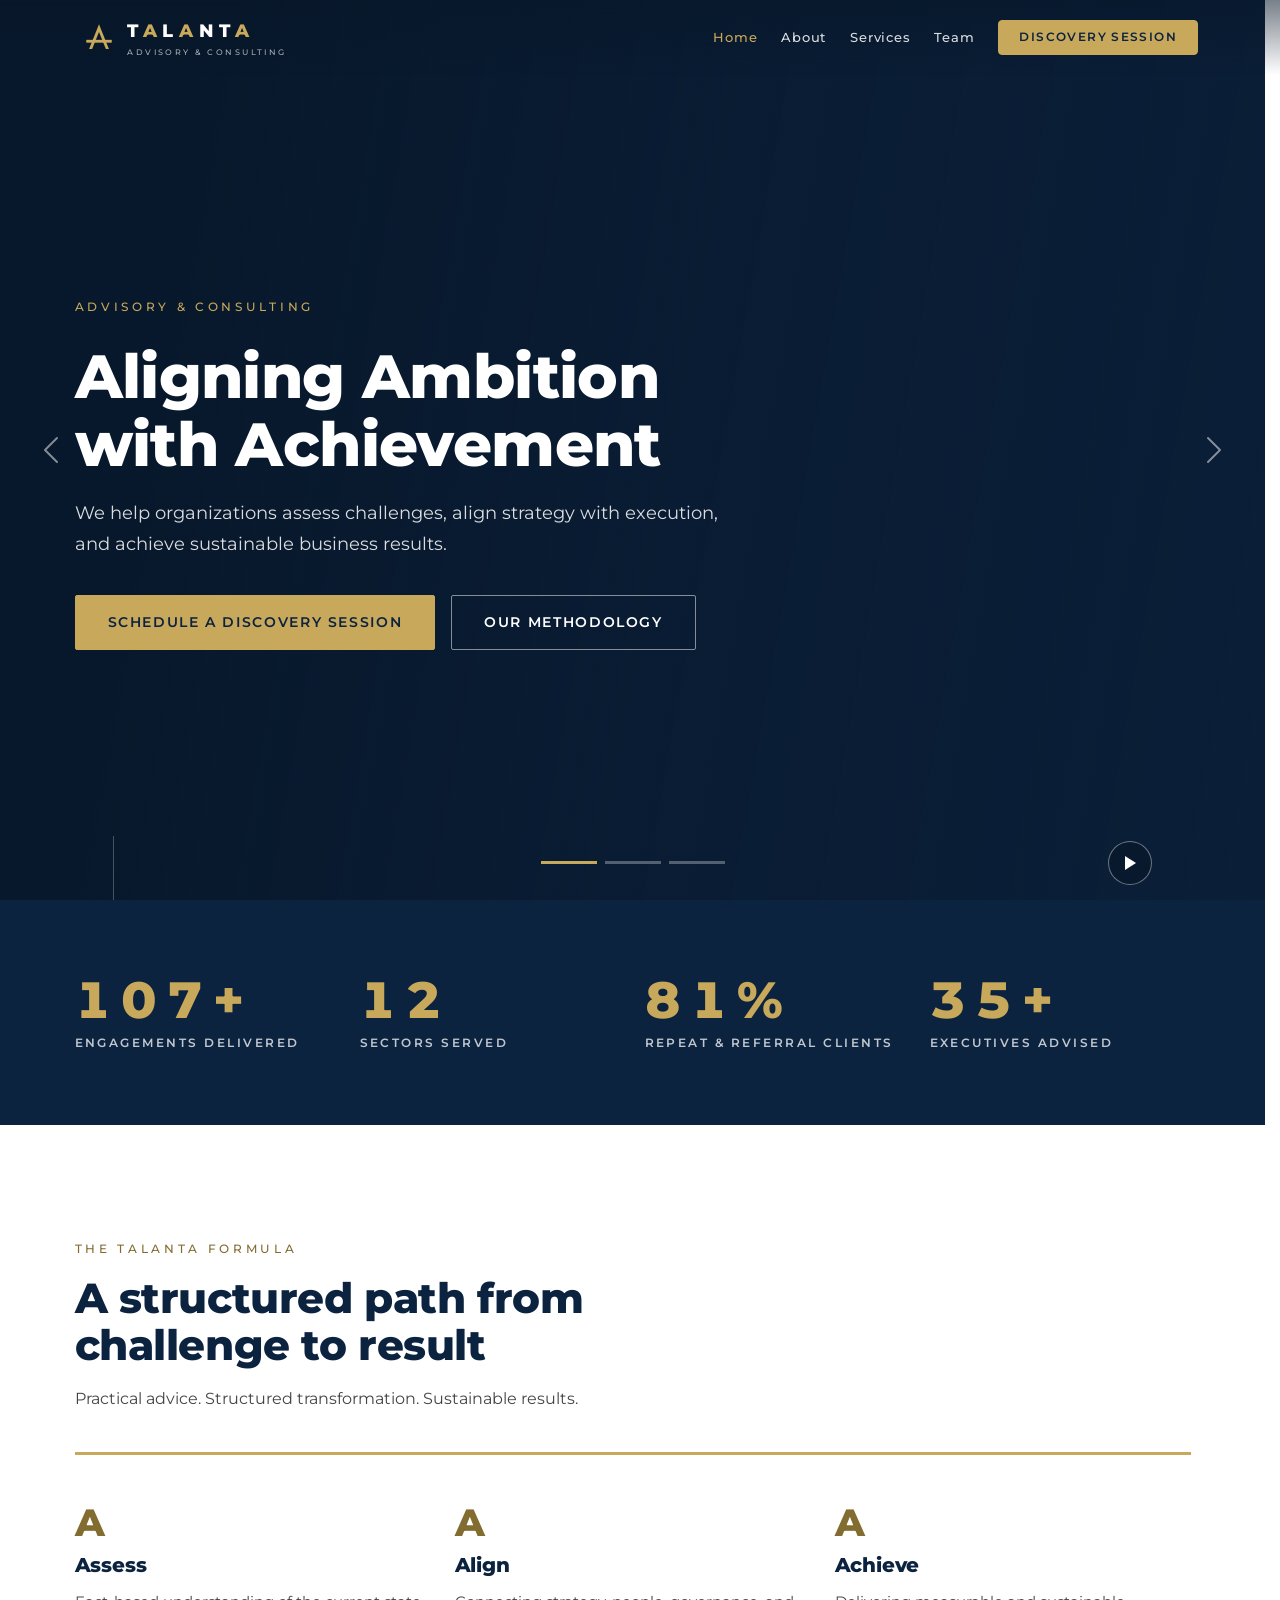
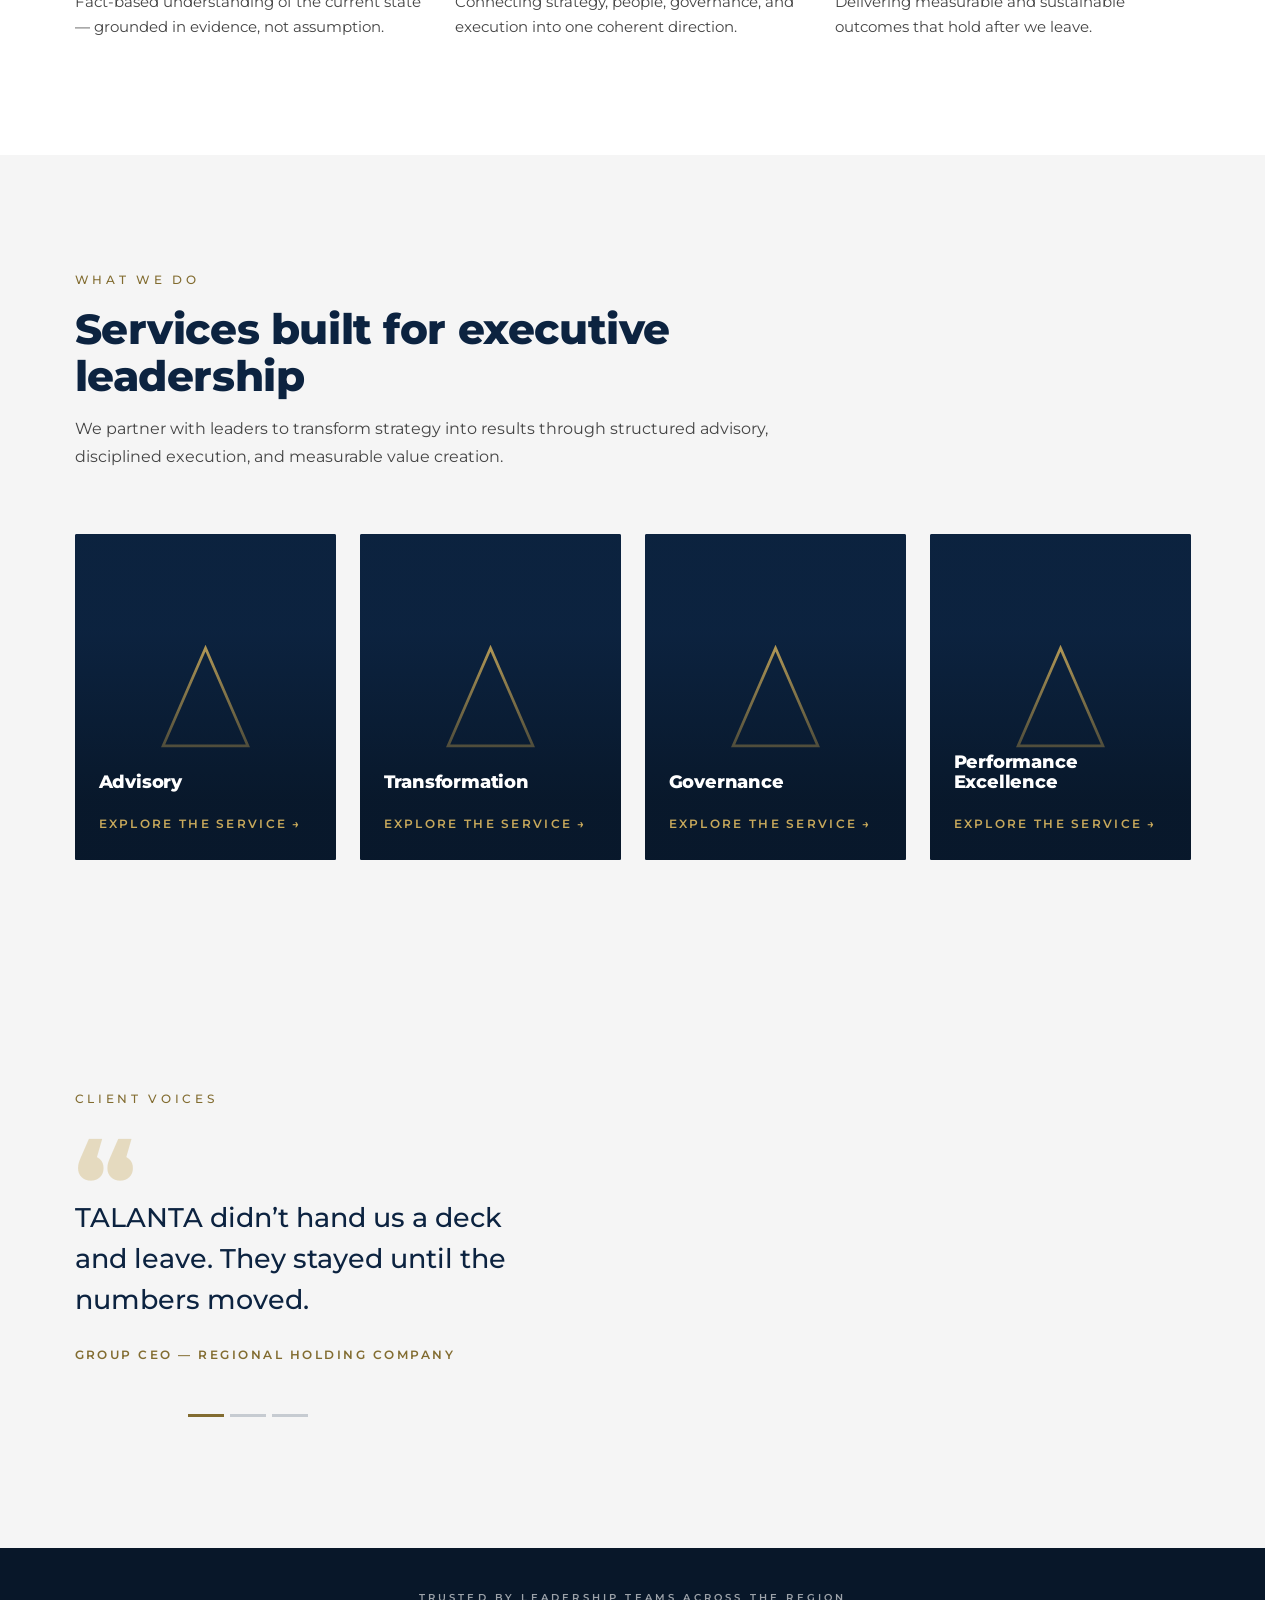
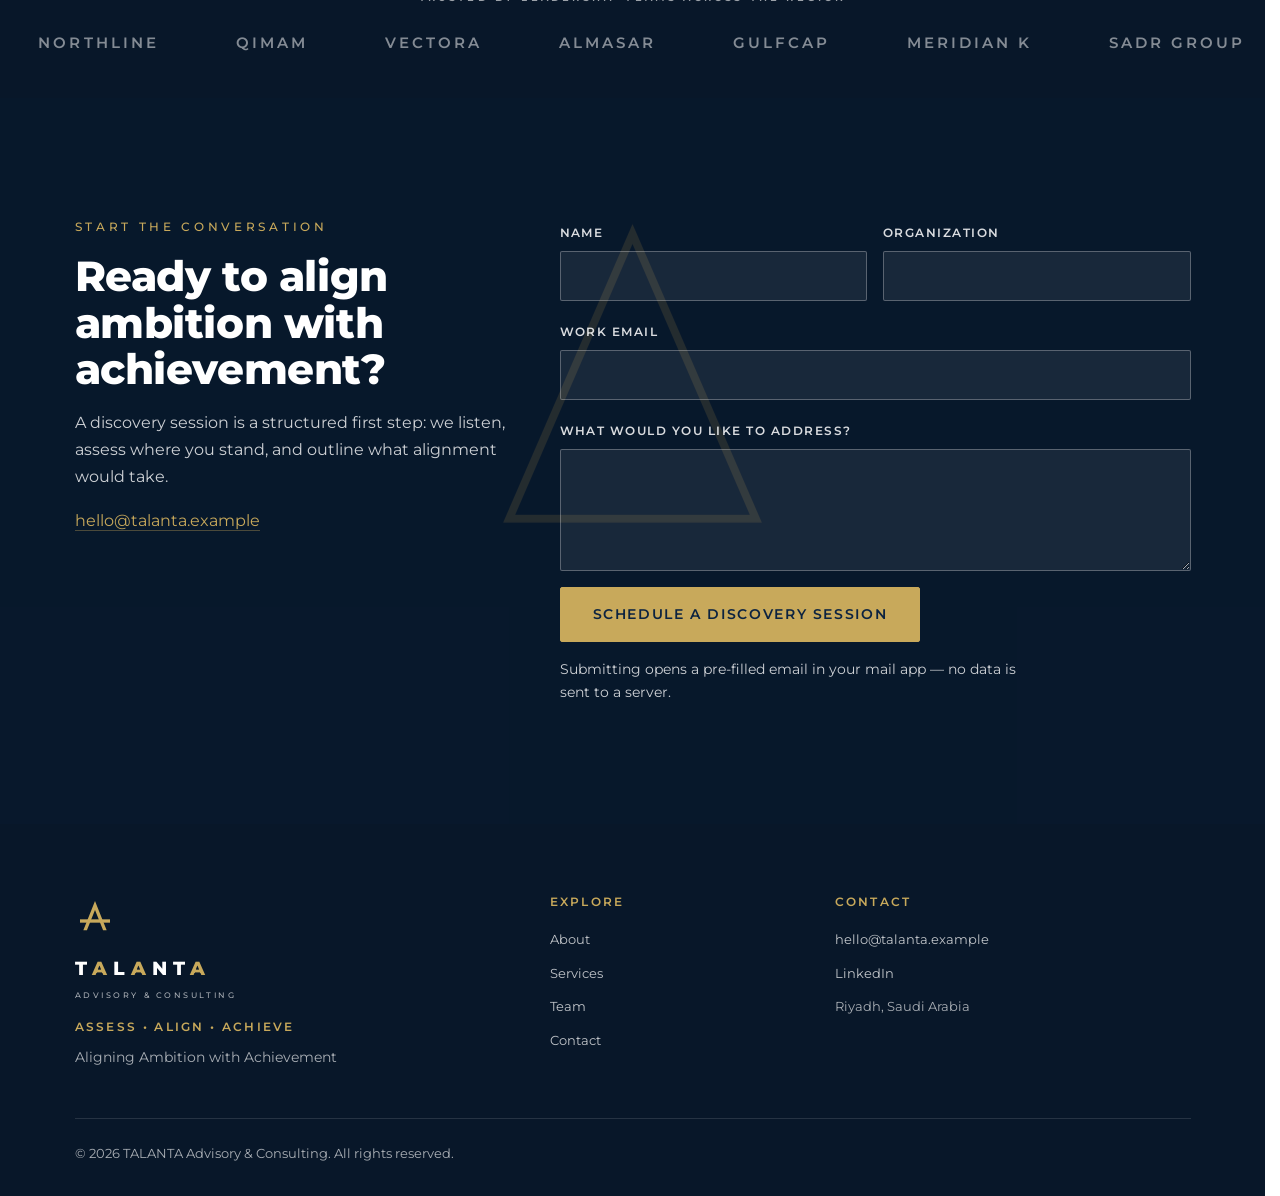
<file: talanta-homepage.html>
<!DOCTYPE html>
<html lang="en" dir="ltr" class="no-js">
<head>
<meta charset="UTF-8">
<meta name="viewport" content="width=device-width, initial-scale=1.0">
<title>TALANTA — Cinematic Concept</title>
<meta name="description" content="TALANTA Advisory & Consulting — cinematic homepage concept.">
<link rel="icon" href="favicon.svg" type="image/svg+xml">
<link rel="preconnect" href="https://fonts.googleapis.com">
<link rel="preconnect" href="https://fonts.gstatic.com" crossorigin>
<link href="https://fonts.googleapis.com/css2?family=Montserrat:wght@300;400;500;600;800&display=swap" rel="stylesheet">
<link rel="stylesheet" href="https://cdn.jsdelivr.net/npm/bootstrap@5.3.3/dist/css/bootstrap.min.css"
      integrity="sha384-QWTKZyjpPEjISv5WaRU9OFeRpok6YctnYmDr5pNlyT2bRjXh0JMhjY6hW+ALEwIH" crossorigin="anonymous">
<link rel="stylesheet" href="talanta.css">
<script>
document.documentElement.classList.remove('no-js');
/* Branded fallback if a hotlinked stock image fails: navy panel with outlined A */
function TALfb(img){
  img.onerror = null;
  img.src = "data:image/svg+xml;utf8,<svg xmlns='http://www.w3.org/2000/svg' viewBox='0 0 800 600'><rect width='800' height='600' fill='%230C2340'/><path d='M400 210 L478 390 H322 Z' fill='none' stroke='%23C8A95B' stroke-width='5'/></svg>";
}
</script>

<style>
/* ============================================================
   TALANTA — CONCEPT 01 · CINEMATIC CORPORATE
   Brand tokens per guidelines; imagery = licensed Unsplash/Pexels
   placeholders to be swapped for brand photography/film.
   ============================================================ */
/* tokens + core components live in talanta.css — page styles below are page-specific only */
html{ scroll-behavior:smooth; }
section[id]{ scroll-margin-top: 4.5rem; }
body{ -webkit-font-smoothing: antialiased; }
body.is-loading{ overflow:hidden; }

h1,h2,h3{ font-weight:800; color:var(--tal-navy); line-height:1.12; letter-spacing:-.01em; }
.hero-carousel .eyebrow{ color:var(--tal-gold); }

.section-pad{ padding-block: clamp(4rem, 9vw, 7.5rem); }
.section-head{ max-width:720px; margin-bottom: clamp(2.5rem,6vw,4rem); }
.section-head .eyebrow{ display:block; margin-bottom:1rem; }
.section-head h2{ font-size: var(--fs-h2); margin-bottom:1rem; }

/* ============================================================
   PRELOADER — wordmark assembles, gold bar sweeps, curtain lifts
   ============================================================ */
.preloader{
  position:fixed; inset:0; z-index:2000;
  background:var(--tal-navy);
  display:flex; align-items:center; justify-content:center;
  transition: transform .7s cubic-bezier(.77,0,.18,1), visibility 0s .7s;
}
.preloader.done{ transform:translateY(-101%); visibility:hidden; }
.no-js .preloader{ display:none; }
.pl-word{ display:flex; gap:.22em; font-weight:800; font-size:clamp(1.6rem,5vw,2.6rem); color:#fff; letter-spacing:.1em; }
.pl-word span{ opacity:0; transform:translateY(22px); animation:plUp .55s cubic-bezier(.2,.7,.3,1) forwards; }
.pl-word .g{ color:var(--tal-gold); }
.pl-word span:nth-child(1){animation-delay:.05s} .pl-word span:nth-child(2){animation-delay:.13s}
.pl-word span:nth-child(3){animation-delay:.21s} .pl-word span:nth-child(4){animation-delay:.29s}
.pl-word span:nth-child(5){animation-delay:.37s} .pl-word span:nth-child(6){animation-delay:.45s}
.pl-word span:nth-child(7){animation-delay:.53s}
@keyframes plUp{ to{ opacity:1; transform:none; } }
.pl-bar{ width:min(240px,52vw); height:2px; background:rgba(255,255,255,.15); margin:1.5rem auto 1rem; overflow:hidden; }
.pl-bar span{ display:block; height:100%; width:100%; background:var(--tal-gold); transform:translateX(-100%); animation:plBar 2s cubic-bezier(.65,0,.35,1) .3s forwards; }
@keyframes plBar{ to{ transform:none; } }
.pl-tag{ text-align:center; font-size:.62rem; font-weight:600; letter-spacing:var(--track-eyebrow); text-transform:uppercase; color:var(--tal-gold); opacity:0; animation:plFade .6s ease 1.1s forwards; }
@keyframes plFade{ to{ opacity:1; } }
@media (prefers-reduced-motion: reduce){
  .pl-word span,.pl-bar span,.pl-tag{ animation:none; opacity:1; transform:none; }
  .preloader{ transition:opacity .3s ease, visibility 0s .3s; }
  .preloader.done{ transform:none; opacity:0; }
}

/* ============================================================
   NAV — transparent over hero, solid after scroll
   ============================================================ */
.site-nav{
  position:fixed; inset-inline:0; top:0; z-index:100;
  background:linear-gradient(rgba(8,23,41,.55), transparent);
  transition:background .35s ease, box-shadow .35s ease;
  padding-block:1rem;
}
.site-nav.scrolled{ background:var(--tal-navy); box-shadow:0 8px 30px rgba(8,23,41,.35); }
.brand-word{ display:inline-flex; align-items:center; gap:.7rem; font-weight:800; font-size:1.1rem; letter-spacing:var(--track-eyebrow); color:#fff; text-decoration:none; }
.brand-word .brand-text{ display:inline-block; }
.brand-word .a{ color:var(--tal-gold); }
.brand-sub{ display:block; font-size:.48rem; font-weight:500; letter-spacing:var(--track-eyebrow); color:rgba(255,255,255,.65); text-transform:uppercase; }
.site-nav .nav-a{ font-size:var(--fs-small); font-weight:500; letter-spacing:var(--track-nav); color:rgba(255,255,255,.85); text-decoration:none; transition:color .2s; }
.site-nav .nav-a:hover{ color:var(--tal-gold); }
.nav-toggle{
  background:transparent; border:1px solid rgba(255,255,255,.4); color:#fff;
  min-width:44px; min-height:44px;              /* touch target */
  border-radius:var(--bs-border-radius); line-height:0;
  display:inline-flex; align-items:center; justify-content:center;
  transition:border-color .2s, color .2s;
}
.nav-toggle:hover{ border-color:var(--tal-gold); color:var(--tal-gold); }
@media (max-width:767.98px){
  .nav-links{ flex-basis:100%; padding-block:1rem .5rem; }
  .nav-links .nav-a{ display:block; padding:.5rem 0; }
  .nav-links .nav-cta-btn{ margin-top:.75rem; display:inline-block; }
}

/* ============================================================
   HERO — full-viewport cinematic slider (video + Ken Burns stills)
   ============================================================ */
.hero-carousel{ position:relative; height:100svh; min-height:620px; background:var(--tal-navy);
  --hero-baseline:2.25rem;   /* one shared baseline for indicators, pause toggle, and cue */
}
.hero-carousel .carousel, .hero-carousel .carousel-inner, .hero-carousel .carousel-item{ height:100%; }
.slide-media{ position:absolute; inset:0; overflow:hidden; }
.slide-media video, .slide-media .slide-img{
  position:absolute; inset:0; width:100%; height:100%; object-fit:cover;
}
.carousel-item.active .kb .slide-img{ animation:kenburns 9s ease-out forwards; }
@keyframes kenburns{ from{ transform:scale(1); } to{ transform:scale(1.08); } }
.slide-shade{
  position:absolute; inset:0;
  background:linear-gradient(100deg, rgba(8,23,41,.88) 15%, rgba(8,23,41,.55) 55%, rgba(8,23,41,.35));
}
.slide-caption{ position:relative; z-index:2; height:100%; display:flex; flex-direction:column; justify-content:center; color:#fff; padding-top:3rem; }
.slide-caption .eyebrow{ margin-bottom:1.5rem; }
.slide-caption h1, .slide-caption .h1{ color:#fff; font-size:clamp(2rem,5.2vw,3.8rem); max-width:17ch; margin-bottom:1.25rem; }
.slide-caption p{ max-width:56ch; color:rgba(255,255,255,.85); font-size:clamp(1rem,1.4vw,1.15rem); margin-bottom:2.25rem; }
/* staggered entrance each time a slide activates */
.slide-caption > *{ opacity:0; }
.carousel-item.active .slide-caption > *{ animation:capUp .8s cubic-bezier(.2,.7,.3,1) forwards; }
.carousel-item.active .slide-caption > *:nth-child(1){ animation-delay:.15s }
.carousel-item.active .slide-caption > *:nth-child(2){ animation-delay:.3s }
.carousel-item.active .slide-caption > *:nth-child(3){ animation-delay:.45s }
.carousel-item.active .slide-caption > *:nth-child(4){ animation-delay:.6s }
@keyframes capUp{ from{ opacity:0; transform:translateY(26px); } to{ opacity:1; transform:none; } }

/* progress-bar indicators */
.hero-carousel .carousel-indicators{ margin-bottom:var(--hero-baseline); gap:.5rem; }
.hero-carousel .carousel-indicators [data-bs-target]{
  width:56px; height:3px; border:0; border-radius:0; margin:0;
  background:rgba(255,255,255,.3); opacity:1; position:relative; overflow:hidden;
}
.hero-carousel .carousel-indicators .active::after{
  content:""; position:absolute; inset:0; background:var(--tal-gold);
  transform-origin:left; animation:indFill 7s linear forwards;
}
@keyframes indFill{ from{ transform:scaleX(0); } to{ transform:scaleX(1); } }
/* hovering pauses the slide timer (Bootstrap pause:'hover') — pause the fill with it */
.hero-carousel .carousel:hover .carousel-indicators .active::after{ animation-play-state:paused; }
.hero-carousel .carousel-control-prev, .hero-carousel .carousel-control-next{ width:8%; }
/* video pause control — WCAG 2.2.2: moving content must be pausable.
   Offset past the 8%-wide next-slide control so misclicks can't advance the slide.
   Vertical: center-aligned to the indicator bars (baseline + half bar − half button) */
.video-toggle{
  position:absolute; z-index:5; bottom:calc(var(--hero-baseline) + 1.5px - 22px); inset-inline-end:calc(8% + .75rem);
  width:44px; height:44px; border-radius:50%;
  background:rgba(8,23,41,.55); border:1px solid rgba(255,255,255,.4);
  color:#fff; display:flex; align-items:center; justify-content:center;
  transition:border-color .2s, color .2s;
}
.video-toggle:hover{ border-color:var(--tal-gold); color:var(--tal-gold); }
/* left-anchored: bottom-center belongs to the slide indicators — they'd collide */
.scroll-cue{
  position:absolute; z-index:5; bottom:0; inset-inline-start:calc(8% + .75rem);
  width:1px; height:64px; background:rgba(255,255,255,.25); overflow:hidden;
}
.scroll-cue::after{ content:""; position:absolute; inset-inline:0; top:-40%; height:40%; background:var(--tal-gold); animation:cueDrop 2.2s ease-in-out infinite; }
@keyframes cueDrop{ to{ top:110%; } }

/* ============================================================
   STATS BAND — animated counters
   ============================================================ */
.stats-band{ background:var(--tal-navy); color:#fff; padding-block:clamp(3rem,6vw,4.5rem); }
/* .stat-num is a styled <p>, not a heading — h1 → h3 would break the heading outline */
.stat .stat-num{ color:var(--tal-gold); font-weight:800; font-size:clamp(2.2rem,4.5vw,3.2rem); margin-bottom:.2rem; font-variant-numeric:tabular-nums; line-height:1.1; }
.stat p{ margin:0; font-size:var(--fs-label); font-weight:600; letter-spacing:var(--track-label); text-transform:uppercase; color:rgba(255,255,255,.75); }

/* ============================================================
   METHODOLOGY — pillars joined by a gold line that draws in
   ============================================================ */
.pillars{ position:relative; }
.pillar-line{ position:absolute; top:0; inset-inline:0; height:3px; background:var(--tal-gold); transform:scaleX(0); transform-origin:left; transition:transform 1.4s cubic-bezier(.65,0,.35,1) .2s; }
.pillars.in .pillar-line{ transform:scaleX(1); }
.pillar{ padding-top:1.75rem; }
.pillar .step-num{ font-weight:800; font-size:2.4rem; color:var(--tal-gold-ink); line-height:1; margin-bottom:.75rem; }
.pillar h3{ font-size:var(--fs-h3); margin-bottom:.75rem; }
.pillar p{ font-size:.95rem; margin:0; }

/* ============================================================
   SERVICES — photo cards (whole card links to the conversation)
   ============================================================ */
.photo-card{
  position:relative; display:block; overflow:hidden; border-radius:var(--bs-border-radius);
  aspect-ratio:4/5; color:#fff; text-decoration:none; background:var(--tal-navy);
}
.photo-card img{ position:absolute; inset:0; width:100%; height:100%; object-fit:cover; transition:transform .8s cubic-bezier(.2,.7,.3,1); }
.photo-card:hover img{ transform:scale(1.06); }
.photo-card::after{ content:""; position:absolute; inset:0; background:linear-gradient(180deg, rgba(8,23,41,.05) 30%, rgba(8,23,41,.9) 82%); }
.pc-body{ position:absolute; z-index:2; inset-inline:0; bottom:0; padding:1.5rem; }
.pc-body h3{ color:#fff; font-size:var(--fs-card); margin-bottom:.5rem; }
.pc-body p{ font-size:.88rem; color:rgba(255,255,255,.85); margin:0 0 .5rem;
  max-height:0; opacity:0; overflow:hidden; transition:max-height .5s ease, opacity .5s ease; }
.photo-card:hover .pc-body p, .photo-card:focus-visible .pc-body p{ max-height:8rem; opacity:1; }
@media (hover:none){ .pc-body p{ max-height:none; opacity:1; } }
.pc-cta{ font-size:.72rem; font-weight:600; letter-spacing:var(--track-label); text-transform:uppercase; color:var(--tal-gold); }
.pc-cta::after{ content:"→"; margin-inline-start:.4em; display:inline-block; transition:transform .3s; }
.photo-card:hover .pc-cta::after{ transform:translateX(5px); }
@media (prefers-reduced-motion: reduce){ .photo-card img, .photo-card:hover img{ transition:none; transform:none; } }

/* ============================================================
   TESTIMONIALS — fading quote slider
   ============================================================ */
.quotes{ background:var(--tal-gray); position:relative; }
.quote-mark{ font-size:7rem; line-height:1; color:var(--tal-gold-dim); font-weight:800; height:4.5rem; display:block; }
.quote-slide blockquote{ font-size:clamp(1.2rem,2.4vw,1.7rem); font-weight:500; color:var(--tal-navy); line-height:1.5; max-width:26ch; margin-bottom:1.5rem; }
.quote-slide figcaption{ font-size:var(--fs-label); font-weight:600; letter-spacing:var(--track-label); text-transform:uppercase; color:var(--tal-gold-ink); }
.quotes .carousel-indicators{ position:static; margin-top:2rem; justify-content:flex-start; }
.quotes .carousel-indicators [data-bs-target]{ width:36px; height:3px; border:0; background:rgba(12,35,64,.2); opacity:1; }
.quotes .carousel-indicators .active{ background:var(--tal-gold-ink); }

/* ============================================================
   LOGO MARQUEE — invented placeholder marks
   ============================================================ */
.logo-strip{ background:var(--tal-navy-deep); padding-block:2.6rem; overflow:hidden; }
.logo-strip .label{ text-align:center; font-size:.62rem; font-weight:600; letter-spacing:var(--track-eyebrow); text-transform:uppercase; color:rgba(255,255,255,.6); margin-bottom:1.5rem; }
.marquee{ display:flex; width:max-content; gap:0; animation:marquee 30s linear infinite; }
.logo-strip:hover .marquee{ animation-play-state:paused; }
.marquee ul{ display:flex; align-items:center; gap:clamp(2.5rem,6vw,5rem); list-style:none; margin:0; padding:0 clamp(1.25rem,3vw,2.5rem); }
.marquee li{ font-weight:600; font-size:.95rem; letter-spacing:var(--track-label); color:rgba(255,255,255,.5); white-space:nowrap; transition:color .3s; }
.marquee li:hover{ color:var(--tal-gold); }
@keyframes marquee{ to{ transform:translateX(-50%); } }
@media (prefers-reduced-motion: reduce){
  .marquee{ animation:none; width:auto; flex-wrap:wrap; justify-content:center; }
  .marquee ul[aria-hidden]{ display:none; }
  .scroll-cue::after{ animation:none; }
  .carousel-item.active .kb .slide-img{ animation:none; }
  .carousel-item.active .slide-caption > *{ animation:capUp .01ms forwards; }
  .hero-carousel .carousel-indicators .active::after{ animation:none; transform:none; }
}

/* ============================================================
   CTA — parallax photo band
   ============================================================ */
.cta-parallax{ position:relative; overflow:hidden; color:#fff; }
.cta-parallax .parallax-media{ position:absolute; inset:-12% 0; will-change:transform; }
.cta-parallax .parallax-media img{ width:100%; height:100%; object-fit:cover; }
.cta-parallax .shade{ position:absolute; inset:0; background:rgba(8,23,41,.85); }
.cta-parallax .inner{ position:relative; z-index:2; padding-block:clamp(4.5rem,10vw,7.5rem); }
.cta-parallax h2{ color:#fff; font-size:var(--fs-h2); max-width:22ch; }
.cta-parallax p{ color:rgba(255,255,255,.8); max-width:54ch; }
.cta-mail{ color:var(--tal-gold); text-decoration:none; border-bottom:1px solid var(--tal-gold-dim); }
.cta-mail:hover{ color:#fff; border-color:#fff; }

/* form + cta-alt styles come from talanta.css */

/* ============================================================
   FOOTER
   ============================================================ */
.site-footer{ background:var(--tal-navy-deep); color:rgba(255,255,255,.65); padding-block:clamp(3rem,6vw,4.5rem) 2rem; font-size:var(--fs-small); }
.site-footer a{ color:rgba(255,255,255,.75); text-decoration:none; }
.site-footer a:hover{ color:var(--tal-gold); }
.foot-word{ display:block; font-weight:800; font-size:1.2rem; letter-spacing:var(--track-eyebrow); color:#fff; }
.foot-word .a{ color:var(--tal-gold); }
.foot-desc{ display:block; font-size:.5rem; font-weight:500; letter-spacing:var(--track-eyebrow); text-transform:uppercase; color:rgba(255,255,255,.65); margin-top:.25rem; }
.foot-method{ display:block; margin-top:1rem; font-size:.72rem; font-weight:600; letter-spacing:var(--track-label); text-transform:uppercase; color:var(--tal-gold); }
.foot-tagline{ margin:.5rem 0 0; font-size:.88rem; }
.foot-h{ font-size:.72rem; font-weight:600; letter-spacing:var(--track-label); text-transform:uppercase; color:var(--tal-gold); margin-bottom:1rem; }
.foot-link{ display:block; padding-block:.25rem; margin-bottom:.25rem; }   /* touch-friendly */
.foot-text{ display:block; padding-block:.25rem; }
.foot-base{ border-top:1px solid rgba(255,255,255,.12); padding-top:1.5rem; }

/* reveal system comes from talanta.css */
@media (prefers-reduced-motion: reduce){
  .pillars .pillar-line{ transform:scaleX(1); transition:none; }
}
/* body ships with .is-loading in markup; only JS removes it — without JS the page must still scroll */
.no-js body.is-loading{ overflow:auto; }
</style>
</head>
<body class="is-loading">

<!-- ================= PRELOADER ================= -->
<div class="preloader" id="preloader" role="status" aria-label="Loading TALANTA">
  <div>
    <div class="pl-word" aria-hidden="true">
      <span>T</span><span class="g">A</span><span>L</span><span class="g">A</span><span>N</span><span>T</span><span class="g">A</span>
    </div>
    <div class="pl-bar"><span></span></div>
    <div class="pl-tag">Assess &bull; Align &bull; Achieve</div>
  </div>
</div>

<a class="visually-hidden-focusable" href="#main">Skip to main content</a>

<!-- ================= NAV ================= -->
<nav class="site-nav" id="siteNav" aria-label="Main">
  <div class="container-xl d-flex flex-wrap align-items-center justify-content-between">
    <a href="#top" class="brand-word">
      <img src="assets/logo/talanta-mark.svg" alt="" width="34" height="34">
      <span class="brand-text">T<span class="a">A</span>L<span class="a">A</span>NT<span class="a">A</span>
        <span class="brand-sub">Advisory &amp; Consulting</span></span>
    </a>
    <button class="nav-toggle d-md-none" type="button" data-bs-toggle="collapse" data-bs-target="#navLinks"
            aria-controls="navLinks" aria-expanded="false" aria-label="Toggle navigation">
      <svg width="22" height="16" viewBox="0 0 22 16" fill="none" stroke="currentColor" stroke-width="2" aria-hidden="true"><path d="M1 1h20M1 8h20M1 15h20"/></svg>
    </button>
    <div class="collapse d-md-flex align-items-md-center gap-md-4 nav-links" id="navLinks">
      <a class="nav-a" href="talanta-homepage.html" aria-current="page">Home</a>
      <a class="nav-a" href="about.html">About</a>
      <a class="nav-a" href="services.html">Services</a>
      <a class="nav-a" href="team.html">Team</a>
      <a class="btn btn-tal-gold btn-sm nav-cta-btn" href="contact.html">Discovery Session</a>
    </div>
  </div>
</nav>

<main id="main">

<!-- ================= HERO SLIDER ================= -->
<section class="hero-carousel" id="top" aria-label="Introduction">
  <div id="heroCar" class="carousel slide carousel-fade" data-bs-interval="7000">
    <div class="carousel-indicators">
      <button type="button" data-bs-target="#heroCar" data-bs-slide-to="0" class="active" aria-current="true" aria-label="Slide 1"></button>
      <button type="button" data-bs-target="#heroCar" data-bs-slide-to="1" aria-label="Slide 2"></button>
      <button type="button" data-bs-target="#heroCar" data-bs-slide-to="2" aria-label="Slide 3"></button>
    </div>
    <div class="carousel-inner">

      <!-- Slide 1 — VIDEO (stock placeholder film; swap for brand footage) -->
      <div class="carousel-item active">
        <div class="slide-media">
          <video id="heroVideo" autoplay muted loop playsinline preload="metadata" aria-hidden="true"
                 poster="https://images.unsplash.com/photo-1486406146926-c627a92ad1ab?q=80&w=1920&auto=format&fit=crop">
            <source src="https://videos.pexels.com/video-files/3129957/3129957-hd_1920_1080_25fps.mp4" type="video/mp4">
            <source src="https://videos.pexels.com/video-files/852421/852421-hd_1920_1080_30fps.mp4" type="video/mp4">
          </video>
        </div>
        <div class="slide-shade"></div>
        <div class="container-xl slide-caption">
          <span class="eyebrow">Advisory &amp; Consulting</span>
          <h1>Aligning Ambition with&nbsp;Achievement</h1>
          <p>We help organizations assess challenges, align strategy with execution, and achieve sustainable business results.</p>
          <div class="d-flex flex-wrap gap-3">
            <a class="btn btn-tal-gold" href="contact.html">Schedule a Discovery Session</a>
            <a class="btn btn-tal-outline" href="#methodology">Our Methodology</a>
          </div>
        </div>
      </div>

      <!-- Slide 2 — still, Ken Burns -->
      <div class="carousel-item">
        <div class="slide-media kb">
          <img class="slide-img" src="https://images.unsplash.com/photo-1431540015161-0bf868a2d407?q=80&w=1920&auto=format&fit=crop"
               alt="Glass corporate towers seen from below" loading="lazy" onerror="TALfb(this)">
        </div>
        <div class="slide-shade"></div>
        <div class="container-xl slide-caption">
          <span class="eyebrow">The TALANTA Formula</span>
          <p class="h1">Strategy that survives contact with execution</p>
          <p>Assess with evidence. Align leadership, governance, and delivery. Achieve results that hold after we leave.</p>
          <div><a class="btn btn-tal-outline" href="#methodology">See How It Works</a></div>
        </div>
      </div>

      <!-- Slide 3 — still, Ken Burns -->
      <div class="carousel-item">
        <div class="slide-media kb">
          <img class="slide-img" src="https://images.unsplash.com/photo-1444653614773-995cb1ef9efa?q=80&w=1920&auto=format&fit=crop"
               alt="Financial district buildings at dusk" loading="lazy" onerror="TALfb(this)">
        </div>
        <div class="slide-shade"></div>
        <div class="container-xl slide-caption">
          <span class="eyebrow">Built for Executive Leadership</span>
          <p class="h1">From boardroom intent to operational reality</p>
          <p>Advisory, transformation, governance, and performance excellence — one connected engagement model.</p>
          <div><a class="btn btn-tal-outline" href="#services">Explore Services</a></div>
        </div>
      </div>

    </div>
    <button class="carousel-control-prev" type="button" data-bs-target="#heroCar" data-bs-slide="prev">
      <span class="carousel-control-prev-icon" aria-hidden="true"></span><span class="visually-hidden">Previous</span>
    </button>
    <button class="carousel-control-next" type="button" data-bs-target="#heroCar" data-bs-slide="next">
      <span class="carousel-control-next-icon" aria-hidden="true"></span><span class="visually-hidden">Next</span>
    </button>
  </div>
  <button class="video-toggle" id="videoToggle" aria-pressed="false" aria-label="Pause background video">
    <svg id="vtPause" width="14" height="14" viewBox="0 0 14 14" fill="currentColor"><rect x="2" width="3.5" height="14"/><rect x="8.5" width="3.5" height="14"/></svg>
    <svg id="vtPlay" width="14" height="14" viewBox="0 0 14 14" fill="currentColor" style="display:none"><path d="M2 0 L13 7 L2 14 Z"/></svg>
  </button>
  <div class="scroll-cue" aria-hidden="true"></div>
</section>

<!-- ================= STATS (SAMPLE figures — replace with real metrics) ================= -->
<section class="stats-band" aria-label="Key figures">
  <div class="container-xl">
    <div class="row g-4 text-center text-md-start">
      <!-- markup carries the final values so no-JS visitors never see "0+"; JS re-counts from 0 on reveal -->
      <div class="col-6 col-md-3 stat reveal"><p class="stat-num"><span class="count" data-target="120">120</span>+</p><p>Engagements Delivered</p></div>
      <div class="col-6 col-md-3 stat reveal d1"><p class="stat-num"><span class="count" data-target="14">14</span></p><p>Sectors Served</p></div>
      <div class="col-6 col-md-3 stat reveal d2"><p class="stat-num"><span class="count" data-target="92">92</span>%</p><p>Repeat &amp; Referral Clients</p></div>
      <div class="col-6 col-md-3 stat reveal d3"><p class="stat-num"><span class="count" data-target="40">40</span>+</p><p>Executives Advised</p></div>
    </div>
  </div>
</section>

<!-- ================= METHODOLOGY ================= -->
<section class="section-pad bg-white" id="methodology">
  <div class="container-xl">
    <div class="section-head reveal">
      <span class="eyebrow">The TALANTA Formula</span>
      <h2>A structured path from challenge to result</h2>
      <p>Practical advice. Structured transformation. Sustainable results.</p>
    </div>
    <div class="pillars reveal" id="pillars">
      <div class="pillar-line" aria-hidden="true"></div>
      <div class="row g-4">
        <div class="col-12 col-md-4 pillar reveal">
          <div class="step-num">A</div><h3>Assess</h3>
          <p>Fact-based understanding of the current state — grounded in evidence, not assumption.</p>
        </div>
        <div class="col-12 col-md-4 pillar reveal d1">
          <div class="step-num">A</div><h3>Align</h3>
          <p>Connecting strategy, people, governance, and execution into one coherent direction.</p>
        </div>
        <div class="col-12 col-md-4 pillar reveal d2">
          <div class="step-num">A</div><h3>Achieve</h3>
          <p>Delivering measurable and sustainable outcomes that hold after we leave.</p>
        </div>
      </div>
    </div>
  </div>
</section>

<!-- ================= SERVICES — photo cards ================= -->
<section class="section-pad bg-tal-gray" id="services">
  <div class="container-xl">
    <div class="section-head reveal">
      <span class="eyebrow">What We Do</span>
      <h2>Services built for executive leadership</h2>
      <p>We partner with leaders to transform strategy into results through structured advisory, disciplined execution, and measurable value creation.</p>
    </div>
    <div class="row g-4 row-cols-1 row-cols-sm-2 row-cols-lg-4">
      <div class="col reveal">
        <a class="photo-card" href="services.html#advisory" aria-label="Advisory — explore the service">
          <img src="https://images.unsplash.com/photo-1560264280-88b68371db39?q=80&w=800&h=1000&auto=format&fit=crop" alt="" width="800" height="1000" loading="lazy" onerror="TALfb(this)">
          <div class="pc-body"><h3>Advisory</h3><p>Trusted counsel to executive leadership on strategy, priorities, and critical decisions.</p><span class="pc-cta">Explore the service</span></div>
        </a>
      </div>
      <div class="col reveal d1">
        <a class="photo-card" href="services.html#transformation" aria-label="Transformation — explore the service">
          <img src="https://images.unsplash.com/photo-1552664730-d307ca884978?q=80&w=800&h=1000&auto=format&fit=crop" alt="" width="800" height="1000" loading="lazy" onerror="TALfb(this)">
          <div class="pc-body"><h3>Transformation</h3><p>Structured programs that move organizations from current state to target state.</p><span class="pc-cta">Explore the service</span></div>
        </a>
      </div>
      <div class="col reveal d2">
        <a class="photo-card" href="services.html#governance" aria-label="Governance — explore the service">
          <img src="https://images.unsplash.com/photo-1454165804606-c3d57bc86b40?q=80&w=800&h=1000&auto=format&fit=crop" alt="" width="800" height="1000" loading="lazy" onerror="TALfb(this)">
          <div class="pc-body"><h3>Governance</h3><p>Decision structures and accountability that keep strategy and execution connected.</p><span class="pc-cta">Explore the service</span></div>
        </a>
      </div>
      <div class="col reveal d3">
        <a class="photo-card" href="services.html#performance" aria-label="Performance Excellence — explore the service">
          <img src="https://images.unsplash.com/photo-1460925895917-afdab827c52f?q=80&w=800&h=1000&auto=format&fit=crop" alt="" width="800" height="1000" loading="lazy" onerror="TALfb(this)">
          <div class="pc-body"><h3>Performance Excellence</h3><p>Measurement, discipline, and continuous improvement toward sustainable results.</p><span class="pc-cta">Explore the service</span></div>
        </a>
      </div>
    </div>
  </div>
</section>

<!-- ================= TESTIMONIALS (SAMPLE quotes) ================= -->
<section class="quotes section-pad" id="voices">
  <div class="container-xl">
    <div class="row">
      <div class="col-lg-8">
        <h2 class="visually-hidden">Client voices</h2>
        <span class="eyebrow d-block mb-3 reveal">Client Voices</span>
        <div id="quoteCar" class="carousel slide carousel-fade reveal" data-bs-interval="8000">
          <div class="carousel-inner">
            <div class="carousel-item active">
              <figure class="quote-slide">
                <span class="quote-mark" aria-hidden="true">&ldquo;</span>
                <blockquote>TALANTA didn&rsquo;t hand us a deck and leave. They stayed until the numbers moved.</blockquote>
                <figcaption>Group CEO &mdash; Regional Holding Company</figcaption>
              </figure>
            </div>
            <div class="carousel-item">
              <figure class="quote-slide">
                <span class="quote-mark" aria-hidden="true">&ldquo;</span>
                <blockquote>The first advisors who made our board conversations sharper, not longer.</blockquote>
                <figcaption>Chairman &mdash; Family Conglomerate</figcaption>
              </figure>
            </div>
            <div class="carousel-item">
              <figure class="quote-slide">
                <span class="quote-mark" aria-hidden="true">&ldquo;</span>
                <blockquote>Assessment was uncomfortable, alignment was hard, achievement was undeniable.</blockquote>
                <figcaption>Chief Operating Officer &mdash; Industrial Group</figcaption>
              </figure>
            </div>
          </div>
          <div class="carousel-indicators">
            <button type="button" data-bs-target="#quoteCar" data-bs-slide-to="0" class="active" aria-current="true" aria-label="Quote 1"></button>
            <button type="button" data-bs-target="#quoteCar" data-bs-slide-to="1" aria-label="Quote 2"></button>
            <button type="button" data-bs-target="#quoteCar" data-bs-slide-to="2" aria-label="Quote 3"></button>
          </div>
        </div>
      </div>
    </div>
  </div>
</section>

<!-- ================= LOGO MARQUEE (invented placeholder marks) ================= -->
<section class="logo-strip" aria-label="Selected clients">
  <p class="label">Trusted by leadership teams across the region</p>
  <div class="marquee">
    <ul>
      <li>NORTHLINE</li><li>QIMAM</li><li>VECTORA</li><li>ALMASAR</li><li>GULFCAP</li><li>MERIDIAN&nbsp;K</li><li>SADR&nbsp;GROUP</li>
    </ul>
    <ul aria-hidden="true">
      <li>NORTHLINE</li><li>QIMAM</li><li>VECTORA</li><li>ALMASAR</li><li>GULFCAP</li><li>MERIDIAN&nbsp;K</li><li>SADR&nbsp;GROUP</li>
    </ul>
  </div>
</section>

<!-- ================= CTA — parallax band ================= -->
<section class="cta-parallax" id="contact">
  <div class="parallax-media" data-parallax="-0.12">
    <img src="https://images.unsplash.com/photo-1522071820081-009f0129c71c?q=80&w=1920&auto=format&fit=crop" alt="" loading="lazy" onerror="TALfb(this)">
  </div>
  <div class="shade"></div>
  <div class="container-xl inner on-dark">
    <div class="row g-5 align-items-start">
      <div class="col-12 col-lg-5">
        <span class="eyebrow d-block mb-3 reveal">Start the Conversation</span>
        <h2 class="reveal d1">Ready to align ambition with achievement?</h2>
        <p class="my-3 reveal d2">A discovery session is a structured first step: we listen, assess where you stand, and outline what alignment would take.</p>
        <a class="cta-mail reveal d3" href="mailto:hello@talanta.example">hello@talanta.example</a>
      </div>
      <div class="col-12 col-lg-7 reveal d2">
        <form id="contactForm" class="tal-form">
          <div class="row g-3">
            <div class="col-12 col-sm-6">
              <label class="form-label" for="cfName">Name</label>
              <input class="form-control" type="text" id="cfName" name="name" autocomplete="name" required>
            </div>
            <div class="col-12 col-sm-6">
              <label class="form-label" for="cfOrg">Organization</label>
              <input class="form-control" type="text" id="cfOrg" name="organization" autocomplete="organization">
            </div>
            <div class="col-12">
              <label class="form-label" for="cfEmail">Work Email</label>
              <input class="form-control" type="email" id="cfEmail" name="email" autocomplete="email" required>
            </div>
            <div class="col-12">
              <label class="form-label" for="cfMsg">What would you like to address?</label>
              <textarea class="form-control" id="cfMsg" name="message" rows="4" required></textarea>
            </div>
            <div class="col-12">
              <button class="btn btn-tal-gold" type="submit">Schedule a Discovery Session</button>
            </div>
          </div>
        </form>
        <p class="cta-alt mt-3 mb-0">Submitting opens a pre-filled email in your mail app &mdash; no data is sent to a server.</p>
      </div>
    </div>
  </div>
</section>

</main>

<!-- ================= FOOTER ================= -->
<footer class="site-footer">
  <div class="container-xl">
    <div class="row g-4 gy-5 mb-5">
      <div class="col-12 col-md-5">
        <img src="assets/logo/talanta-mark.svg" alt="" width="40" height="40" class="d-block mb-3">
        <span class="foot-word">T<span class="a">A</span>L<span class="a">A</span>NT<span class="a">A</span></span>
        <span class="foot-desc">Advisory &amp; Consulting</span>
        <span class="foot-method">Assess &bull; Align &bull; Achieve</span>
        <p class="foot-tagline">Aligning Ambition with Achievement</p>
      </div>
      <div class="col-6 col-md-3">
        <h3 class="foot-h">Explore</h3>
        <a class="foot-link" href="about.html">About</a>
        <a class="foot-link" href="services.html">Services</a>
        <a class="foot-link" href="team.html">Team</a>
        <a class="foot-link" href="contact.html">Contact</a>
      </div>
      <div class="col-6 col-md-4">
        <h3 class="foot-h">Contact</h3>
        <a class="foot-link" href="mailto:hello@talanta.example">hello@talanta.example</a>
        <!-- TODO: replace with the real company page URL before launch -->
        <a class="foot-link" href="https://www.linkedin.com/company/talanta-advisory" target="_blank" rel="noopener">LinkedIn</a>
        <span class="foot-text">Riyadh, Saudi Arabia</span>
      </div>
    </div>
    <div class="foot-base">
      <span>&copy; 2026 TALANTA Advisory &amp; Consulting. All rights reserved.</span>
    </div>
  </div>
</footer>

<script src="https://cdn.jsdelivr.net/npm/bootstrap@5.3.3/dist/js/bootstrap.bundle.min.js"
        integrity="sha384-YvpcrYf0tY3lHB60NNkmXc5s9fDVZLESaAA55NDzOxhy9GkcIdslK1eN7N6jIeHz" crossorigin="anonymous"></script>
<script>
(function(){
  const reduced = window.matchMedia('(prefers-reduced-motion: reduce)').matches;

  /* ---------- Preloader: hide only after the page has loaded AND the
     bar animation (the longest element, ~2.3s) has fully completed ---------- */
  const pl  = document.getElementById('preloader');
  const bar = pl.querySelector('.pl-bar span');
  let plLoaded = false, plAnimDone = reduced;    // reduced motion: no animation to wait for
  function tryHidePl(){
    if (!plLoaded || !plAnimDone) return;
    pl.classList.add('done');
    document.body.classList.remove('is-loading');
  }
  window.addEventListener('load', () => { plLoaded = true; tryHidePl(); });
  bar.addEventListener('animationend', () => {
    setTimeout(() => { plAnimDone = true; tryHidePl(); }, 300);   // brief settle at 100%
  });
  setTimeout(() => { plLoaded = plAnimDone = true; tryHidePl(); }, 4500);   // hard cap: never trap the user

  /* ---------- Nav: solid after scroll, and while the mobile menu is open ---------- */
  const nav = document.getElementById('siteNav');
  const navLinks = document.getElementById('navLinks');
  const onScroll = () => {
    if (navLinks.classList.contains('show')) return;      // keep solid while menu is open
    nav.classList.toggle('scrolled', window.scrollY > 40);
  };
  window.addEventListener('scroll', onScroll, { passive: true });
  onScroll();
  navLinks.addEventListener('show.bs.collapse', () => nav.classList.add('scrolled'));
  navLinks.addEventListener('hidden.bs.collapse', () => nav.classList.toggle('scrolled', window.scrollY > 40));
  /* the nav is fixed, so closing the menu doesn't reflow anchors — safe to close and scroll together */
  navLinks.querySelectorAll('a[href^="#"]').forEach(a => a.addEventListener('click', () => {
    if (navLinks.classList.contains('show')) bootstrap.Collapse.getOrCreateInstance(navLinks).hide();
  }));

  /* ---------- Contact form: composes a pre-filled email (static site, no backend) ---------- */
  document.getElementById('contactForm').addEventListener('submit', e => {
    e.preventDefault();
    const v = id => document.getElementById(id).value.trim();
    const subject = 'Discovery Session Request — ' + v('cfName');
    const body = ['Name: ' + v('cfName'), 'Organization: ' + (v('cfOrg') || '—'),
                  'Email: ' + v('cfEmail'), '', v('cfMsg')].join('\n');
    window.location.href = 'mailto:hello@talanta.example?subject=' + encodeURIComponent(subject)
      + '&body=' + encodeURIComponent(body);
  });

  /* ---------- Hero carousel: autoplay only without reduced motion ---------- */
  const heroEl = document.getElementById('heroCar');
  if (reduced) {
    bootstrap.Carousel.getOrCreateInstance(heroEl, { interval: false });
    bootstrap.Carousel.getOrCreateInstance(document.getElementById('quoteCar'), { interval: false });
  } else {
    new bootstrap.Carousel(heroEl, { interval: 7000, ride: 'carousel', pause: 'hover' });
    new bootstrap.Carousel(document.getElementById('quoteCar'), { interval: 8000, ride: 'carousel', pause: 'hover' });
  }

  /* ---------- Video pause control (WCAG 2.2.2) ---------- */
  const vid = document.getElementById('heroVideo');
  const vt  = document.getElementById('videoToggle');
  if (reduced) vid.pause();                       // respect the OS setting up front
  function setVt(paused){
    vt.setAttribute('aria-pressed', String(paused));
    vt.setAttribute('aria-label', paused ? 'Play background video' : 'Pause background video');
    document.getElementById('vtPause').style.display = paused ? 'none' : '';
    document.getElementById('vtPlay').style.display  = paused ? '' : 'none';
  }
  setVt(vid.paused);
  vt.addEventListener('click', () => { vid.paused ? vid.play() : vid.pause(); });
  /* sync from the media element, not the click — browsers pause/defer autoplay on their own
     (hidden tabs, battery saver), which would otherwise leave the button state stale */
  vid.addEventListener('play',  () => setVt(false));
  vid.addEventListener('pause', () => setVt(true));

  /* ---------- Reveal on scroll ---------- */
  if (reduced) {
    document.querySelectorAll('.reveal').forEach(el => el.classList.add('in'));
    document.getElementById('pillars').classList.add('in');
  } else {
    const io = new IntersectionObserver(es => es.forEach(e => {
      if (e.isIntersecting){ e.target.classList.add('in'); io.unobserve(e.target); }
    }), { threshold: .12 });
    document.querySelectorAll('.reveal, .pillars').forEach(el => io.observe(el));
  }

  /* ---------- Animated counters ---------- */
  function runCounter(el){
    const target = +el.dataset.target, dur = 1400, start = performance.now();
    (function tick(now){
      const p = Math.min(1, (now - start) / dur);
      el.textContent = Math.round(target * (1 - Math.pow(1 - p, 3))).toLocaleString('en');
      if (p < 1) requestAnimationFrame(tick);
    })(start);
  }
  const counts = document.querySelectorAll('.count');
  if (reduced) counts.forEach(el => el.textContent = (+el.dataset.target).toLocaleString('en'));
  else {
    const cio = new IntersectionObserver(es => es.forEach(e => {
      if (e.isIntersecting){ runCounter(e.target); cio.unobserve(e.target); }
    }), { threshold: .6 });
    counts.forEach(el => cio.observe(el));
  }

  /* ---------- Parallax (desktop, motion-safe only) ---------- */
  const par = document.querySelector('[data-parallax]');
  if (par && !reduced && matchMedia('(min-width: 768px)').matches){
    const speed = +par.dataset.parallax;
    let raf = null;
    function apply(){
      raf = null;
      const r = par.parentElement.getBoundingClientRect();
      const delta = (r.top + r.height/2) - window.innerHeight/2;
      /* the media block has 12% bleed on each side (inset:-12%) — clamp the
         travel inside that headroom or the section edge exposes background */
      const headroom = r.height * 0.12 - 2;
      const ty = Math.max(-headroom, Math.min(headroom, delta * speed));
      par.style.transform = 'translateY(' + ty.toFixed(1) + 'px)';
    }
    window.addEventListener('scroll', () => { if (!raf) raf = requestAnimationFrame(apply); }, { passive:true });
    apply();
  }
})();
</script>
</body>
</html>
</file>
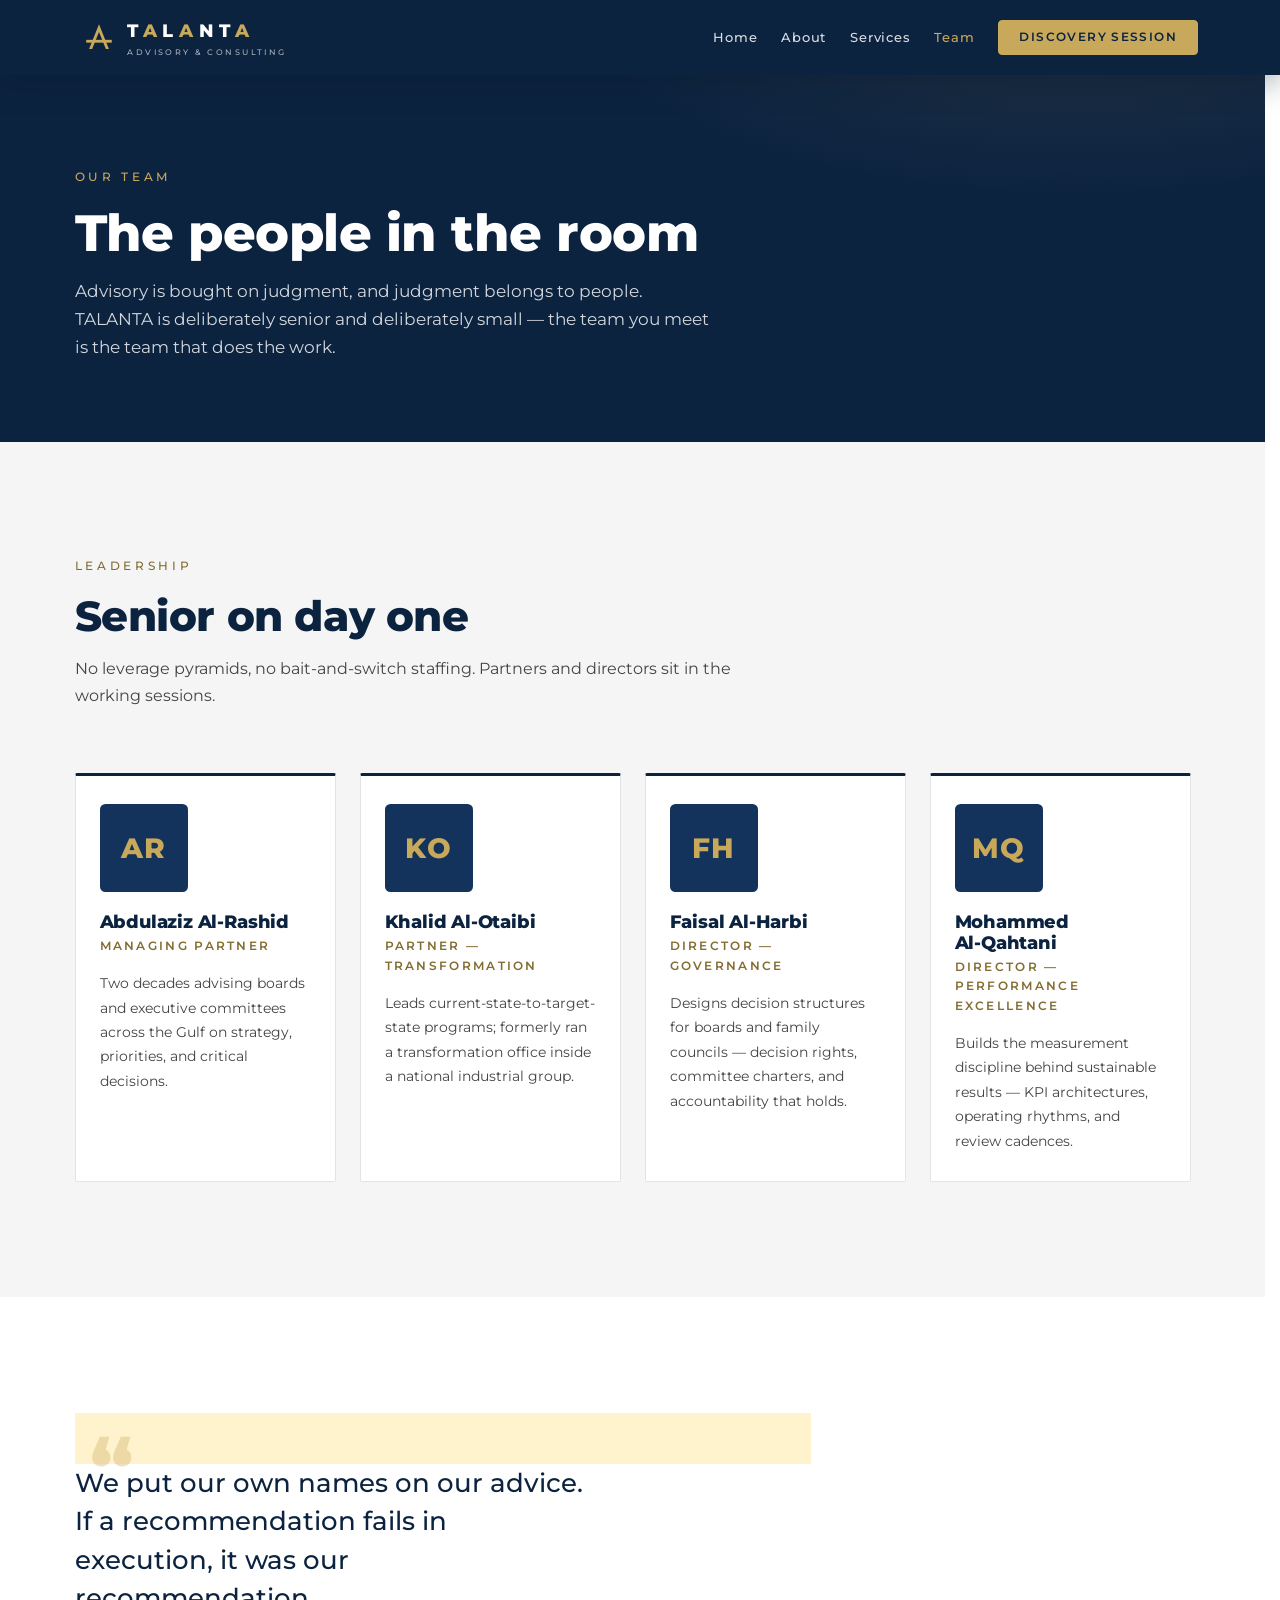
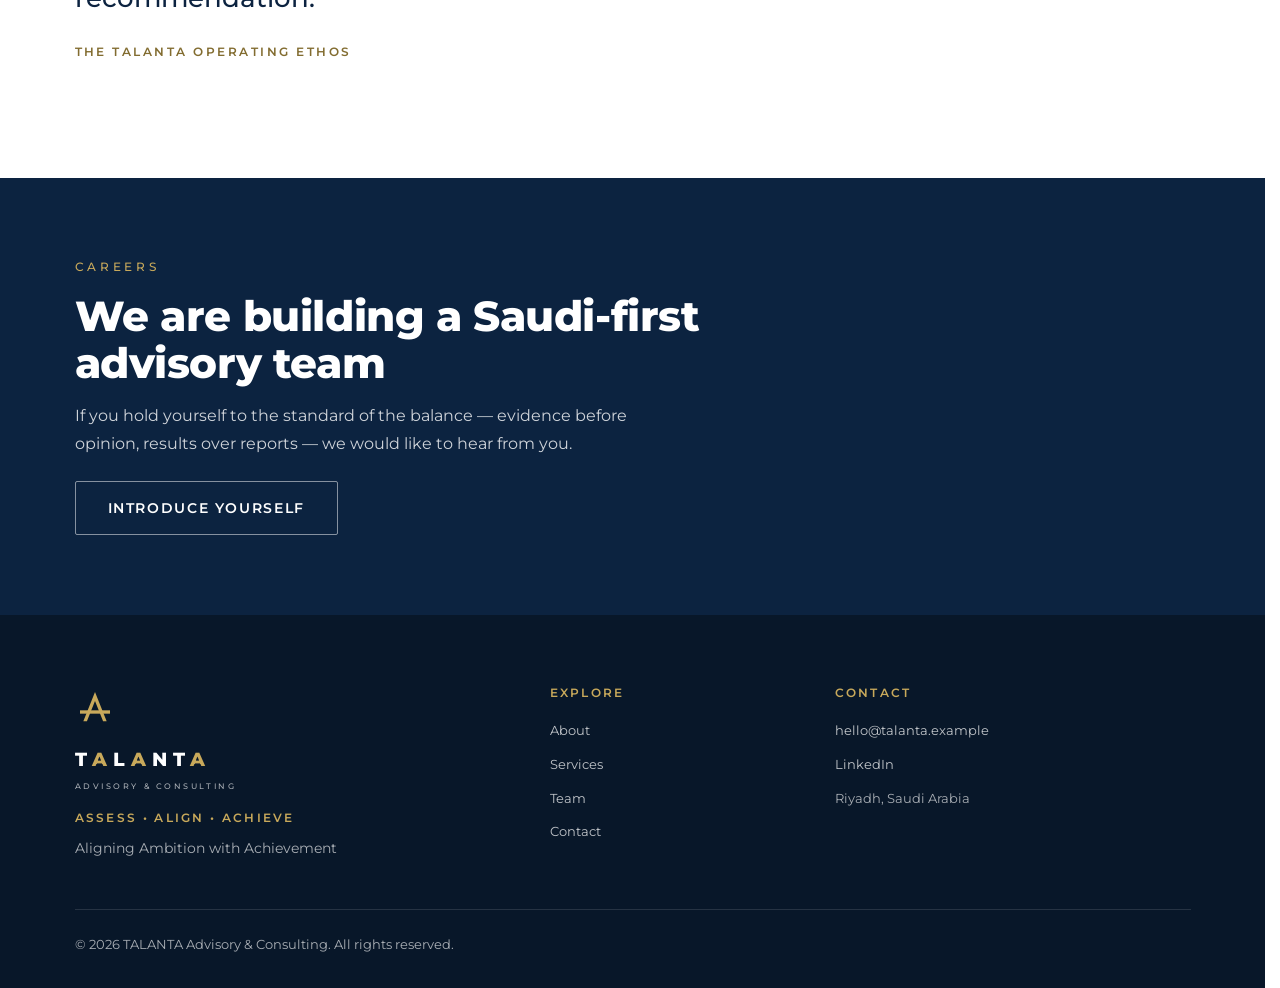
<file: team.html>
<!DOCTYPE html>
<html lang="en" dir="ltr" class="no-js">
<head>
<meta charset="UTF-8">
<meta name="viewport" content="width=device-width, initial-scale=1.0">
<title>Our Team — TALANTA</title>
<meta name="description" content="The TALANTA leadership team — Riyadh-based advisors in strategy, transformation, governance, and performance excellence.">
<link rel="icon" href="favicon.svg" type="image/svg+xml">
<link rel="preconnect" href="https://fonts.googleapis.com">
<link rel="preconnect" href="https://fonts.gstatic.com" crossorigin>
<link href="https://fonts.googleapis.com/css2?family=Montserrat:wght@400;500;600;800&display=swap" rel="stylesheet">
<link rel="stylesheet" href="https://cdn.jsdelivr.net/npm/bootstrap@5.3.3/dist/css/bootstrap.min.css"
      integrity="sha384-QWTKZyjpPEjISv5WaRU9OFeRpok6YctnYmDr5pNlyT2bRjXh0JMhjY6hW+ALEwIH" crossorigin="anonymous">
<link rel="stylesheet" href="talanta.css">
<script>document.documentElement.classList.remove('no-js');</script>

<style>
/* Team — page-specific */
h1,h2,h3{ font-weight:800; color:var(--tal-navy); line-height:1.12; letter-spacing:-.01em; }

.member{ background:#fff; border:1px solid rgba(12,35,64,.12); border-top:3px solid var(--tal-navy); border-radius:var(--bs-border-radius); padding:1.75rem 1.5rem; height:100%; transition:border-color .25s ease; }
.member:hover{ border-top-color:var(--tal-gold); }
.member .avatar{ width:88px; height:88px; margin-bottom:1.25rem; }
.member h3{ font-size:var(--fs-card); margin-bottom:.25rem; }
.member .role{ display:block; font-size:.72rem; font-weight:600; letter-spacing:var(--track-label); text-transform:uppercase; color:var(--tal-gold-ink); margin-bottom:.9rem; }
.member p{ font-size:.9rem; margin:0; }

.ethos blockquote{ font-size:clamp(1.2rem,2.4vw,1.6rem); font-weight:500; color:var(--tal-navy); line-height:1.5; max-width:30ch; margin:0; }
.ethos .mark{ font-size:5rem; line-height:1; color:var(--tal-gold-dim); font-weight:800; height:3.2rem; display:block; }
</style>
</head>
<body>

<a class="visually-hidden-focusable" href="#main">Skip to main content</a>

<!-- ================= NAV ================= -->
<nav class="site-nav solid" aria-label="Main">
  <div class="container-xl d-flex flex-wrap align-items-center justify-content-between">
    <a href="talanta-homepage.html" class="brand-word">
      <img src="assets/logo/talanta-mark.svg" alt="" width="34" height="34">
      <span class="brand-text">T<span class="a">A</span>L<span class="a">A</span>NT<span class="a">A</span>
        <span class="brand-sub">Advisory &amp; Consulting</span></span>
    </a>
    <button class="nav-toggle d-md-none" type="button" data-bs-toggle="collapse" data-bs-target="#navLinks"
            aria-controls="navLinks" aria-expanded="false" aria-label="Toggle navigation">
      <svg width="22" height="16" viewBox="0 0 22 16" fill="none" stroke="currentColor" stroke-width="2" aria-hidden="true"><path d="M1 1h20M1 8h20M1 15h20"/></svg>
    </button>
    <div class="collapse d-md-flex align-items-md-center gap-md-4 nav-links" id="navLinks">
      <a class="nav-a" href="talanta-homepage.html">Home</a>
      <a class="nav-a" href="about.html">About</a>
      <a class="nav-a" href="services.html">Services</a>
      <a class="nav-a" href="team.html" aria-current="page">Team</a>
      <a class="btn btn-tal-gold btn-sm nav-cta-btn" href="contact.html">Discovery Session</a>
    </div>
  </div>
</nav>

<main id="main">

<!-- ================= PAGE HERO ================= -->
<header class="page-hero">
  <div class="container-xl">
    <span class="eyebrow">Our Team</span>
    <h1>The people in the room</h1>
    <p class="lede">Advisory is bought on judgment, and judgment belongs to people. TALANTA is deliberately senior and deliberately small — the team you meet is the team that does the work.</p>
  </div>
</header>

<!-- ================= LEADERSHIP ================= -->
<section class="tal-section-pad bg-tal-gray">
  <div class="container-xl">
    <div class="tal-section-head reveal">
      <span class="eyebrow">Leadership</span>
      <h2>Senior on day one</h2>
      <p>No leverage pyramids, no bait-and-switch staffing. Partners and directors sit in the working sessions.</p>
    </div>

    <!-- SAMPLE profiles — replace names, roles, and bios with the real team.
         Portrait photography can replace the initial tiles when available:
         swap each <svg class="avatar"> for <img class="avatar"> (square crop). -->
    <div class="row g-4 row-cols-1 row-cols-sm-2 row-cols-lg-4">
      <div class="col reveal">
        <div class="member">
          <svg class="avatar" viewBox="0 0 96 96" aria-hidden="true"><rect width="96" height="96" rx="6" fill="#14335C"/><text x="48" y="59" text-anchor="middle" font-family="Montserrat, sans-serif" font-weight="800" font-size="30" fill="#C8A95B" letter-spacing="2">AR</text></svg>
          <h3>Abdulaziz Al&#8209;Rashid</h3>
          <span class="role">Managing Partner</span>
          <p>Two decades advising boards and executive committees across the Gulf on strategy, priorities, and critical decisions.</p>
        </div>
      </div>
      <div class="col reveal d1">
        <div class="member">
          <svg class="avatar" viewBox="0 0 96 96" aria-hidden="true"><rect width="96" height="96" rx="6" fill="#14335C"/><text x="48" y="59" text-anchor="middle" font-family="Montserrat, sans-serif" font-weight="800" font-size="30" fill="#C8A95B" letter-spacing="2">KO</text></svg>
          <h3>Khalid Al&#8209;Otaibi</h3>
          <span class="role">Partner &mdash; Transformation</span>
          <p>Leads current-state-to-target-state programs; formerly ran a transformation office inside a national industrial group.</p>
        </div>
      </div>
      <div class="col reveal d2">
        <div class="member">
          <svg class="avatar" viewBox="0 0 96 96" aria-hidden="true"><rect width="96" height="96" rx="6" fill="#14335C"/><text x="48" y="59" text-anchor="middle" font-family="Montserrat, sans-serif" font-weight="800" font-size="30" fill="#C8A95B" letter-spacing="2">FH</text></svg>
          <h3>Faisal Al&#8209;Harbi</h3>
          <span class="role">Director &mdash; Governance</span>
          <p>Designs decision structures for boards and family councils — decision rights, committee charters, and accountability that holds.</p>
        </div>
      </div>
      <div class="col reveal d3">
        <div class="member">
          <svg class="avatar" viewBox="0 0 96 96" aria-hidden="true"><rect width="96" height="96" rx="6" fill="#14335C"/><text x="48" y="59" text-anchor="middle" font-family="Montserrat, sans-serif" font-weight="800" font-size="30" fill="#C8A95B" letter-spacing="2">MQ</text></svg>
          <h3>Mohammed Al&#8209;Qahtani</h3>
          <span class="role">Director &mdash; Performance Excellence</span>
          <p>Builds the measurement discipline behind sustainable results — KPI architectures, operating rhythms, and review cadences.</p>
        </div>
      </div>
    </div>
  </div>
</section>

<!-- ================= ETHOS ================= -->
<section class="tal-section-pad bg-white ethos">
  <div class="container-xl">
    <div class="row">
      <div class="col-lg-8 reveal">
        <span class="mark" aria-hidden="true">&ldquo;</span>
        <blockquote>We put our own names on our advice. If a recommendation fails in execution, it was our recommendation.</blockquote>
        <p class="mt-4 mb-0" style="font-size:.78rem; font-weight:600; letter-spacing:var(--track-label); text-transform:uppercase; color:var(--tal-gold-ink)">The TALANTA operating ethos</p>
      </div>
    </div>
  </div>
</section>

<!-- ================= JOIN ================= -->
<section class="tal-cta-band">
  <div class="container-xl inner on-dark">
    <span class="eyebrow d-block mb-3 reveal">Careers</span>
    <h2 class="reveal d1">We are building a Saudi-first advisory team</h2>
    <p class="my-3 reveal d2">If you hold yourself to the standard of the balance — evidence before opinion, results over reports — we would like to hear from you.</p>
    <a class="btn btn-tal-outline mt-2 reveal d2" href="mailto:careers@talanta.example?subject=Career%20Inquiry">Introduce Yourself</a>
  </div>
</section>

</main>

<!-- ================= FOOTER ================= -->
<footer class="site-footer">
  <div class="container-xl">
    <div class="row g-4 gy-5 mb-5">
      <div class="col-12 col-md-5">
        <img src="assets/logo/talanta-mark.svg" alt="" width="40" height="40" class="d-block mb-3">
        <span class="foot-word">T<span class="a">A</span>L<span class="a">A</span>NT<span class="a">A</span></span>
        <span class="foot-desc">Advisory &amp; Consulting</span>
        <span class="foot-method">Assess &bull; Align &bull; Achieve</span>
        <p class="foot-tagline">Aligning Ambition with Achievement</p>
      </div>
      <div class="col-6 col-md-3">
        <h3 class="foot-h">Explore</h3>
        <a class="foot-link" href="about.html">About</a>
        <a class="foot-link" href="services.html">Services</a>
        <a class="foot-link" href="team.html">Team</a>
        <a class="foot-link" href="contact.html">Contact</a>
      </div>
      <div class="col-6 col-md-4">
        <h3 class="foot-h">Contact</h3>
        <a class="foot-link" href="mailto:hello@talanta.example">hello@talanta.example</a>
        <!-- TODO: replace with the real company page URL before launch -->
        <a class="foot-link" href="https://www.linkedin.com/company/talanta-advisory" target="_blank" rel="noopener">LinkedIn</a>
        <span class="foot-text">Riyadh, Saudi Arabia</span>
      </div>
    </div>
    <div class="foot-base">
      <span>&copy; 2026 TALANTA Advisory &amp; Consulting. All rights reserved.</span>
    </div>
  </div>
</footer>

<script src="https://cdn.jsdelivr.net/npm/bootstrap@5.3.3/dist/js/bootstrap.bundle.min.js"
        integrity="sha384-YvpcrYf0tY3lHB60NNkmXc5s9fDVZLESaAA55NDzOxhy9GkcIdslK1eN7N6jIeHz" crossorigin="anonymous"></script>
<script>
(function(){
  const els = document.querySelectorAll('.reveal');
  if (window.matchMedia('(prefers-reduced-motion: reduce)').matches){
    els.forEach(e => e.classList.add('in')); return;
  }
  const io = new IntersectionObserver(es => es.forEach(e => {
    if (e.isIntersecting){ e.target.classList.add('in'); io.unobserve(e.target); }
  }), { threshold: .12 });
  els.forEach(e => io.observe(e));
})();
</script>
</body>
</html>
</file>
<file: talanta.css>
/* ============================================================
   TALANTA — shared design tokens & core components
   Single source of truth consumed by every page.
   Load order: bootstrap.min.css → talanta.css → page <style>.
   ============================================================ */
:root{
  /* color */
  --tal-navy:      #0C2340;   /* TALANTA Navy — HEX per brand guidelines */
  --tal-navy-soft: #14335C;   /* derived tint for layering on navy */
  --tal-navy-deep: #081729;   /* derived shade for footers */
  --tal-gold:      #C8A95B;   /* TALANTA Gold — HEX per brand guidelines */
  --tal-gold-ink:  #826C30;   /* text gold: AA (4.6:1+) on white and light tints */
  --tal-gold-dim:  rgba(200,169,91,.35);
  --tal-charcoal:  #444444;
  --tal-gray:      #F5F5F5;

  /* type ramp */
  --font-latin: 'Montserrat', -apple-system, sans-serif;
  --fs-h2:      clamp(1.7rem, 3.6vw, 2.6rem);
  --fs-h3:      1.25rem;
  --fs-card:    1.15rem;   /* card titles over imagery */
  --fs-eyebrow: .72rem;
  --fs-label:   .78rem;
  --fs-small:   .8rem;

  /* tracking — four tiers only */
  --track-nav:     .06em;
  --track-btn:     .12em;
  --track-label:   .2em;
  --track-eyebrow: .32em;

  /* motion */
  --tal-dur:  .8s;
  --tal-ease: cubic-bezier(.2,.7,.3,1);

  /* bootstrap theme */
  --bs-body-font-family: var(--font-latin);
  --bs-body-color: var(--tal-charcoal);
  --bs-body-line-height: 1.7;
  --bs-border-radius: 2px;   /* near-square: institutional, not app-like */
}
.bg-tal-gray{ background-color: var(--tal-gray); }

/* Scroll lock without the ~15px layout jolt on release. Chromium reserves no
   scrollbar gutter for overflow:hidden (even with scrollbar-gutter:stable), so
   hiding overflow during the preloader removed the scrollbar and shifted the
   layout when it came back. Instead: keep the scrollbar rendered during the
   lock (overflow-y:scroll) and clamp body to the viewport height — nothing
   overflows, so the page cannot scroll, and the width never changes. */
html{ scrollbar-gutter: stable; }
html:has(body.is-loading){ overflow-y: scroll; }
body.is-loading{ overflow: hidden; height: 100vh; }
.no-js body.is-loading{ overflow: auto; height: auto; }   /* no JS ever removes the class */

/* focus — gold by default; white on gold surfaces so the ring never vanishes */
:focus-visible{ outline: 2px solid var(--tal-gold); outline-offset: 3px; }
.btn-tal-gold:focus-visible{ outline: 2px solid #fff; outline-offset: 3px; }

/* ---------------- eyebrow ---------------- */
.eyebrow{
  font-family: var(--font-latin);
  font-weight: 500;
  font-size: var(--fs-eyebrow);
  letter-spacing: var(--track-eyebrow);
  text-transform: uppercase;
  color: var(--tal-gold-ink);
}
.on-dark .eyebrow{ color: var(--tal-gold); }

/* ---------------- buttons — one spec, 4px grid ---------------- */
.btn{
  font-weight: 600;
  font-size: .85rem;
  letter-spacing: var(--track-btn);
  text-transform: uppercase;
  padding: 1rem 2rem;
}
.btn-sm{ padding: .5rem 1.25rem; font-size: .72rem; }
.btn-tal-gold{
  --bs-btn-bg: var(--tal-gold); --bs-btn-color: var(--tal-navy); --bs-btn-border-color: var(--tal-gold);
  --bs-btn-hover-bg: #fff; --bs-btn-hover-color: var(--tal-navy); --bs-btn-hover-border-color: #fff;
  --bs-btn-active-bg: var(--tal-gold); --bs-btn-active-color: var(--tal-navy); --bs-btn-active-border-color: var(--tal-gold);
}
.btn-tal-outline{
  --bs-btn-bg: transparent; --bs-btn-color: #fff; --bs-btn-border-color: rgba(255,255,255,.5);
  --bs-btn-hover-bg: transparent; --bs-btn-hover-color: var(--tal-gold); --bs-btn-hover-border-color: var(--tal-gold);
  --bs-btn-active-bg: transparent; --bs-btn-active-color: var(--tal-gold); --bs-btn-active-border-color: var(--tal-gold);
}

/* ---------------- contact form on navy ---------------- */
.tal-form .form-label{
  color: rgba(255,255,255,.85);
  font-size: var(--fs-label); font-weight: 600;
  letter-spacing: var(--track-btn); text-transform: uppercase;
  margin-bottom: .5rem;
}
.tal-form .form-control{
  background: rgba(255,255,255,.07);
  border: 1px solid rgba(255,255,255,.28);
  color: #fff;
  border-radius: var(--bs-border-radius);
  padding: .75rem 1rem;
}
.tal-form .form-control:focus{
  background: rgba(255,255,255,.11);
  border-color: var(--tal-gold);
  box-shadow: 0 0 0 .2rem rgba(200,169,91,.25);
  color: #fff;
}
.cta-alt{ color: rgba(255,255,255,.65); font-size: .85rem; }
.cta-alt a{ color: var(--tal-gold); text-decoration: underline; text-underline-offset: 3px; }

/* ---------------- reveal on scroll — one motion spec ---------------- */
.reveal{ opacity: 0; transform: translateY(22px); transition: opacity var(--tal-dur) ease, transform var(--tal-dur) var(--tal-ease); }
.reveal.in{ opacity: 1; transform: none; }
.d1{ transition-delay: .12s } .d2{ transition-delay: .24s } .d3{ transition-delay: .36s }
@media (prefers-reduced-motion: reduce){ .reveal{ opacity: 1; transform: none; transition: none; } }
.no-js .reveal{ opacity: 1 !important; transform: none !important; }

/* ============================================================
   SHARED PAGE CHROME — nav, page hero, CTA band, footer
   (used by interior pages; homepage keeps identical local copies)
   ============================================================ */
.site-nav{
  position: fixed; inset-inline: 0; top: 0; z-index: 100;
  background: linear-gradient(rgba(8,23,41,.55), transparent);
  transition: background .35s ease, box-shadow .35s ease;
  padding-block: 1rem;
}
.site-nav.scrolled, .site-nav.solid{ background: var(--tal-navy); box-shadow: 0 8px 30px rgba(8,23,41,.35); }
.site-nav .brand-word{
  display: inline-flex; align-items: center; gap: .7rem;
  font-weight: 800; font-size: 1.1rem; letter-spacing: var(--track-eyebrow);
  color: #fff; text-decoration: none;
}
.site-nav .brand-word .brand-text{ display: inline-block; }
.site-nav .brand-word .a{ color: var(--tal-gold); }
.site-nav .brand-sub{ display: block; font-size: .48rem; font-weight: 500; letter-spacing: var(--track-eyebrow); color: rgba(255,255,255,.65); text-transform: uppercase; }
.site-nav .nav-a{ font-size: var(--fs-small); font-weight: 500; letter-spacing: var(--track-nav); color: rgba(255,255,255,.85); text-decoration: none; transition: color .2s; }
.site-nav .nav-a:hover, .site-nav .nav-a[aria-current="page"]{ color: var(--tal-gold); }
.nav-toggle{
  background: transparent; border: 1px solid rgba(255,255,255,.4); color: #fff;
  min-width: 44px; min-height: 44px; border-radius: var(--bs-border-radius); line-height: 0;
  display: inline-flex; align-items: center; justify-content: center;
  transition: border-color .2s, color .2s;
}
.nav-toggle:hover{ border-color: var(--tal-gold); color: var(--tal-gold); }
@media (max-width: 767.98px){
  .nav-links{ flex-basis: 100%; padding-block: 1rem .5rem; }
  .nav-links .nav-a{ display: block; padding: .5rem 0; }
  .nav-links .nav-cta-btn{ margin-top: .75rem; display: inline-block; }
}

.page-hero{
  background: radial-gradient(900px 400px at 85% -10%, rgba(200,169,91,.14), transparent 60%), var(--tal-navy);
  color: #fff;
  padding-block: clamp(8rem, 16vw, 10.5rem) clamp(3.5rem, 7vw, 5rem);
}
.page-hero .eyebrow{ color: var(--tal-gold); display: block; margin-bottom: 1rem; }
.page-hero h1{ color: #fff; font-weight: 800; letter-spacing: -.01em; line-height: 1.12; font-size: clamp(2rem, 4.6vw, 3.2rem); max-width: 22ch; margin-bottom: 1rem; }
.page-hero .lede{ color: rgba(255,255,255,.82); max-width: 58ch; font-size: clamp(1rem, 1.3vw, 1.12rem); margin: 0; }

.tal-h{ font-weight: 800; color: var(--tal-navy); line-height: 1.12; letter-spacing: -.01em; }
.tal-section-pad{ padding-block: clamp(4rem, 9vw, 7.5rem); }
.tal-section-head{ max-width: 720px; margin-bottom: clamp(2.5rem, 6vw, 4rem); }
.tal-section-head .eyebrow{ display: block; margin-bottom: 1rem; }
.tal-section-head h2{ font-size: var(--fs-h2); margin-bottom: 1rem; }

.tal-cta-band{ background: var(--tal-navy); color: #fff; }
.tal-cta-band .inner{ padding-block: clamp(3.5rem, 7vw, 5rem); }
.tal-cta-band h2{ color: #fff; font-size: var(--fs-h2); max-width: 24ch; }
.tal-cta-band p{ color: rgba(255,255,255,.8); max-width: 54ch; }

.site-footer{ background: var(--tal-navy-deep); color: rgba(255,255,255,.65); padding-block: clamp(3rem,6vw,4.5rem) 2rem; font-size: var(--fs-small); }
.site-footer a{ color: rgba(255,255,255,.75); text-decoration: none; }
.site-footer a:hover{ color: var(--tal-gold); }
.foot-word{ display: block; font-weight: 800; font-size: 1.2rem; letter-spacing: var(--track-eyebrow); color: #fff; }
.foot-word .a{ color: var(--tal-gold); }
.foot-desc{ display: block; font-size: .5rem; font-weight: 500; letter-spacing: var(--track-eyebrow); text-transform: uppercase; color: rgba(255,255,255,.65); margin-top: .25rem; }
.foot-method{ display: block; margin-top: 1rem; font-size: .72rem; font-weight: 600; letter-spacing: var(--track-label); text-transform: uppercase; color: var(--tal-gold); }
.foot-tagline{ margin: .5rem 0 0; font-size: .88rem; }
.foot-h{ font-size: .72rem; font-weight: 600; letter-spacing: var(--track-label); text-transform: uppercase; color: var(--tal-gold); margin-bottom: 1rem; }
.foot-link{ display: block; padding-block: .25rem; margin-bottom: .25rem; }
.foot-text{ display: block; padding-block: .25rem; }
.foot-base{ border-top: 1px solid rgba(255,255,255,.12); padding-top: 1.5rem; }
</file>
